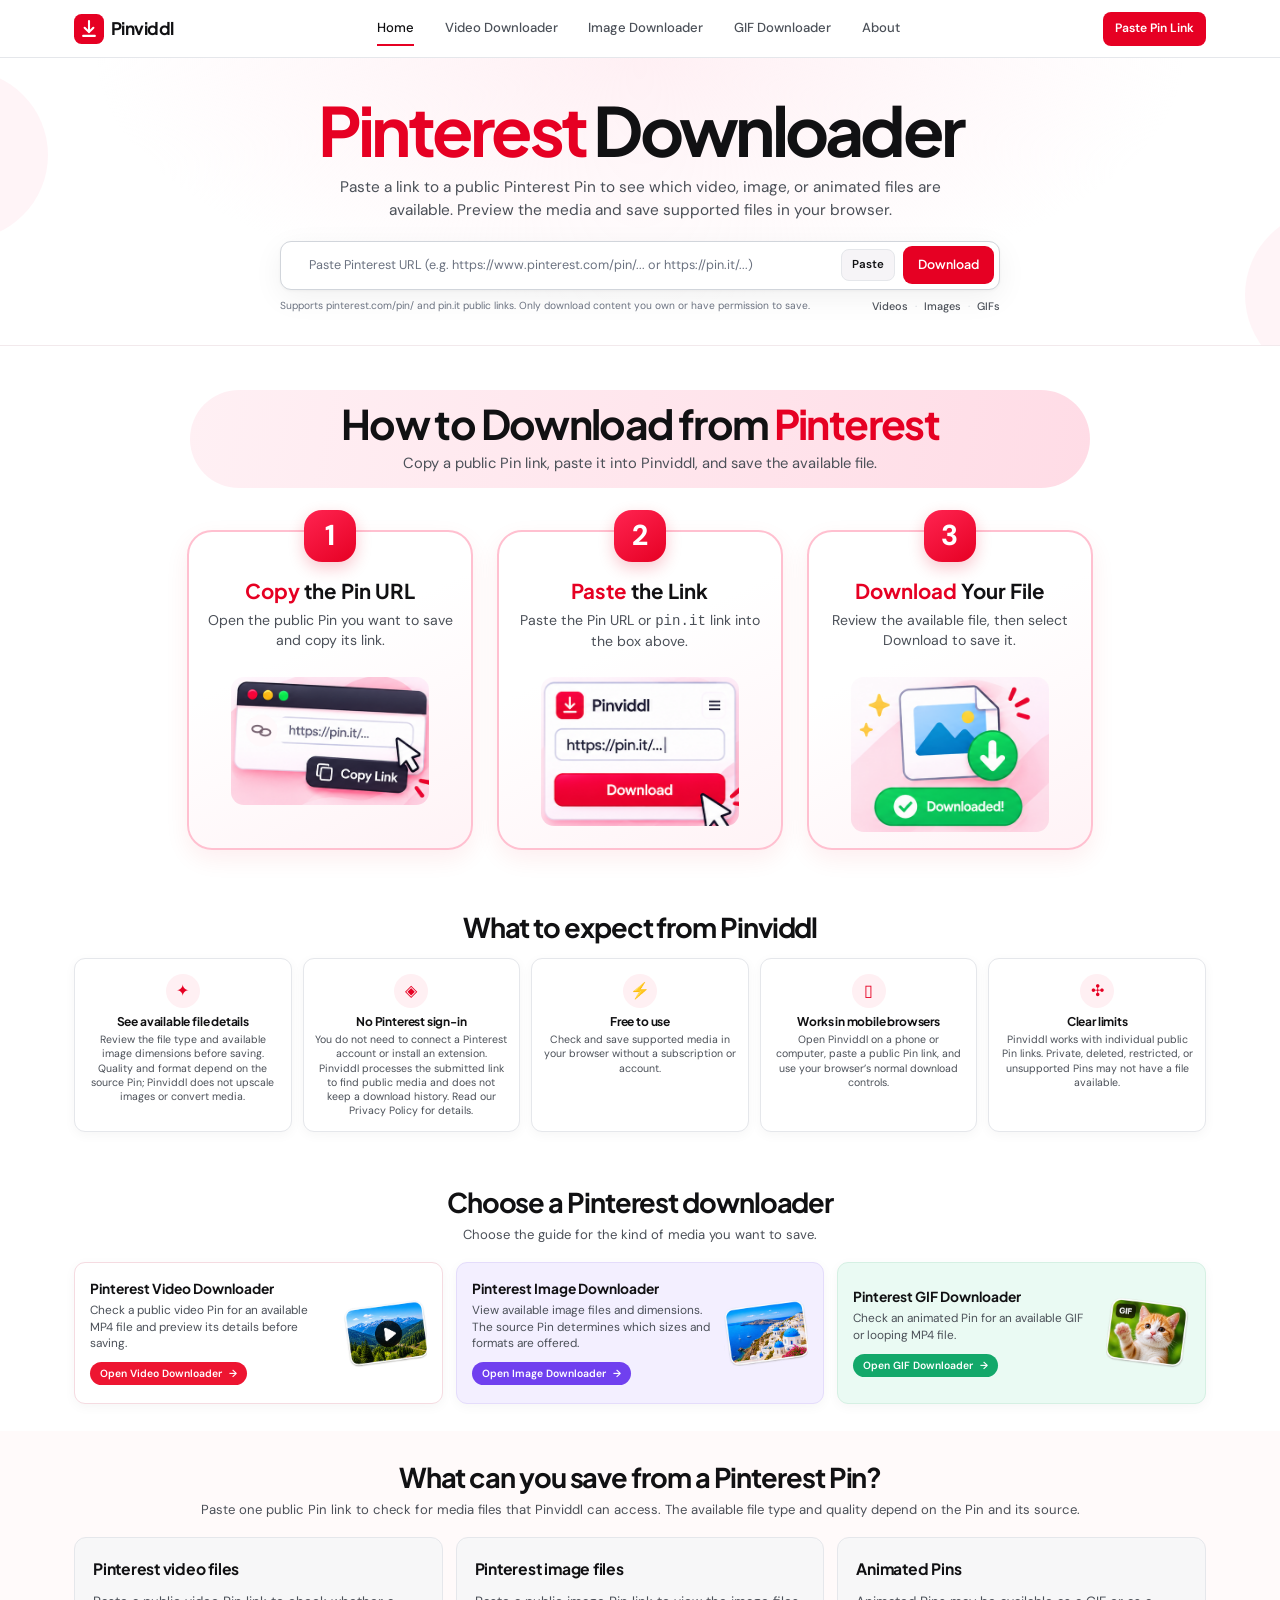
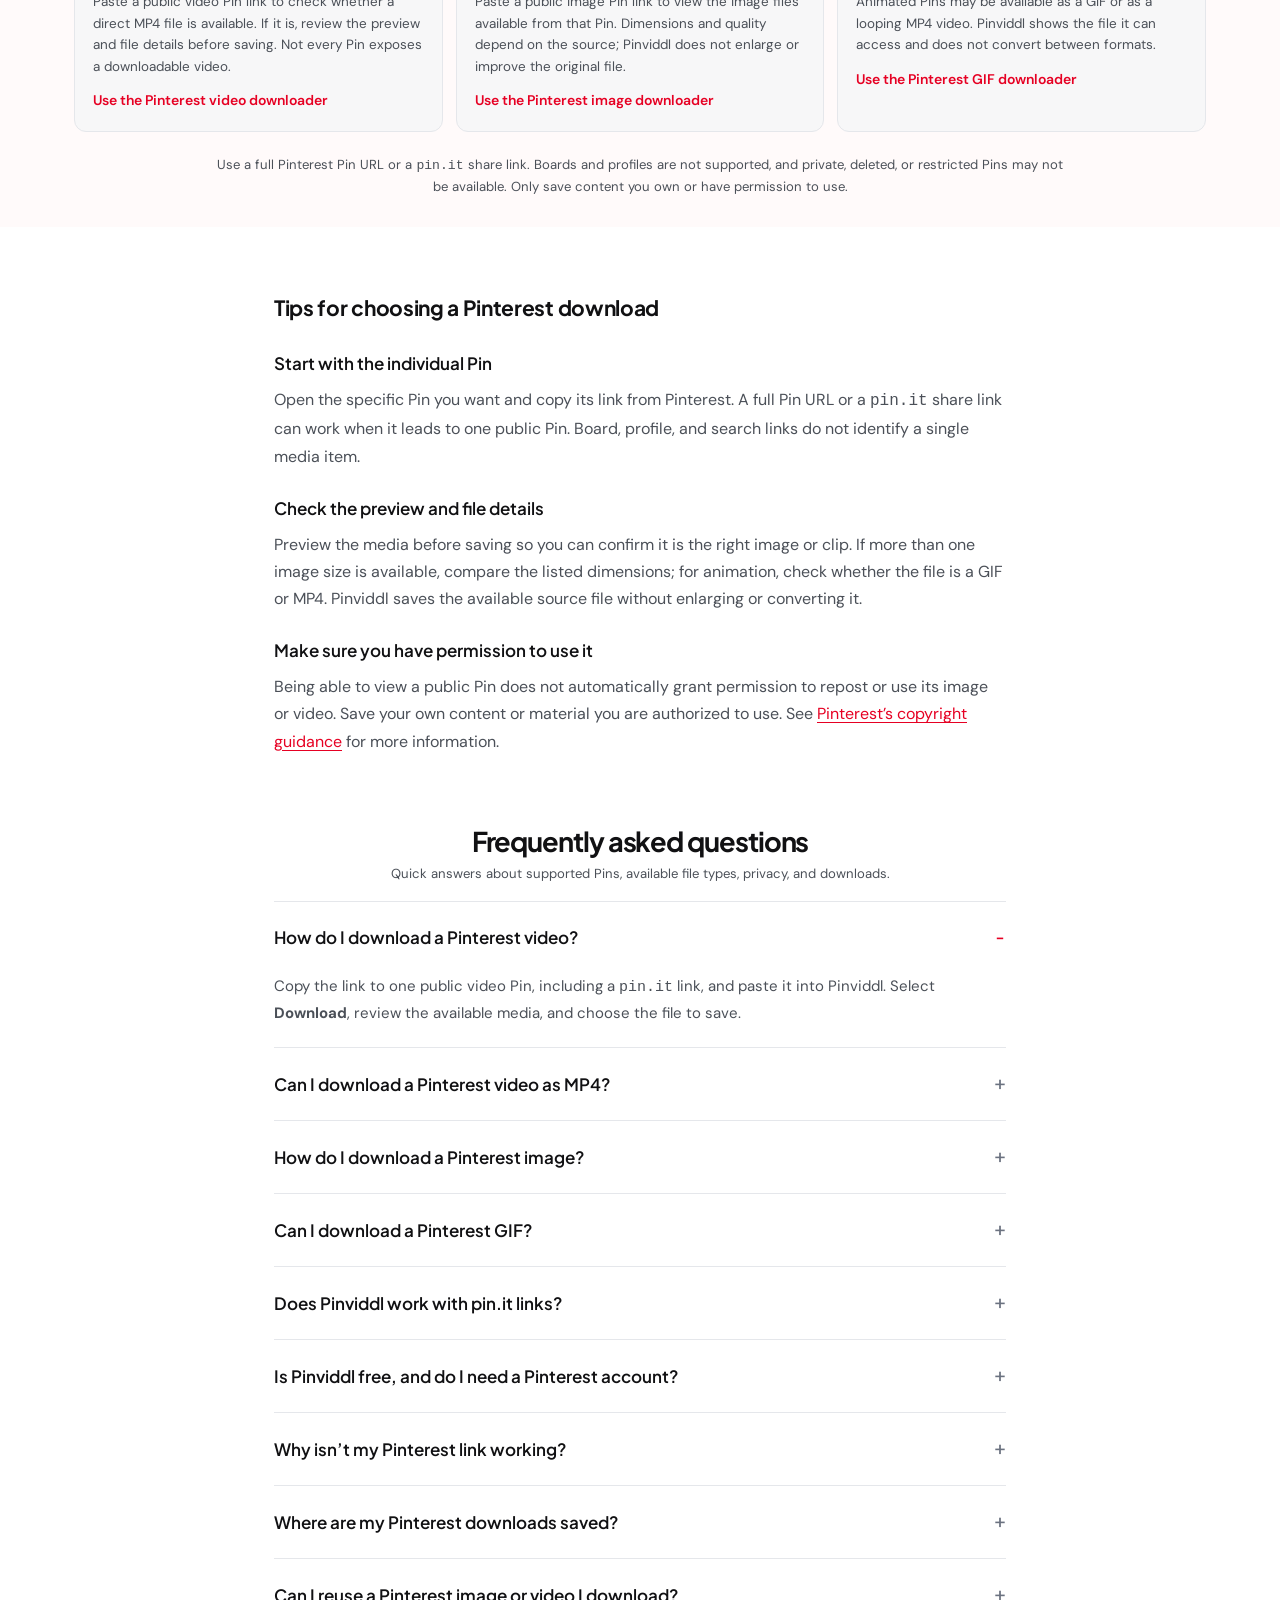
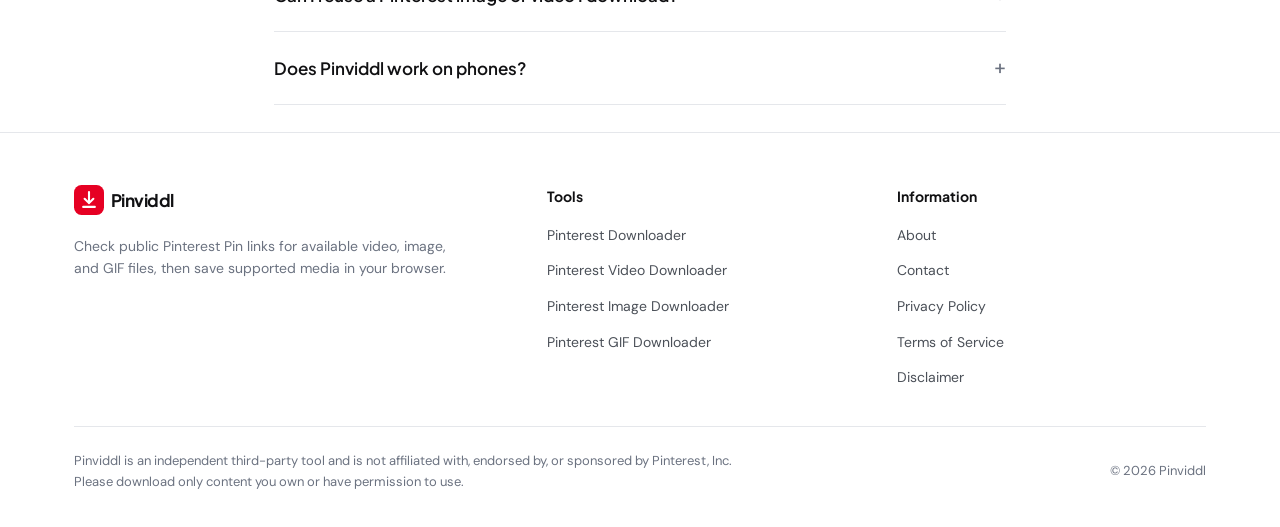
<file: index.html>
<!doctype html>
<html lang="en">
  <head>
    <meta charset="UTF-8" />
    <meta name="viewport" content="width=device-width, initial-scale=1.0" />
    <!-- Google tag (gtag.js) -->
    <script async src="https://www.googletagmanager.com/gtag/js?id=G-D28LBZ52GX"></script>
    <script>
      window.dataLayer = window.dataLayer || [];
      function gtag(){dataLayer.push(arguments);}
      gtag('js', new Date());

      gtag('config', 'G-D28LBZ52GX');
    </script>
    <title>Pinterest Downloader - Download Videos, Images &amp; GIFs</title>
    <meta
      name="description"
      content="Download available Pinterest videos, images, and GIFs with Pinviddl. Paste a public Pin or pin.it link, preview media, and save a supported file."
    />
    <link rel="canonical" href="https://pinviddl.com/" />
    <meta name="robots" content="index, follow" />
    <meta name="theme-color" content="#E60023" />
    <meta name="google-site-verification" content="rF16kQLppyJsALXSFA4VM9ZCqQ7GjQf_Rnw7QeWjJ8M" />

    <!-- Open Graph -->
    <meta property="og:type" content="website" />
    <meta property="og:site_name" content="Pinviddl" />
    <meta property="og:url" content="https://pinviddl.com/" />
    <meta property="og:title" content="Pinterest Downloader for Videos, Images &amp; GIFs | Pinviddl" />
    <meta
      property="og:description"
      content="Download available Pinterest videos, images, and GIFs with Pinviddl. Paste a public Pin or pin.it link, preview media, and save a supported file."
    />

    <!-- Twitter Card -->
    <meta name="twitter:card" content="summary" />
    <meta name="twitter:title" content="Pinterest Downloader for Videos, Images &amp; GIFs | Pinviddl" />
    <meta
      name="twitter:description"
      content="Download available Pinterest videos, images, and GIFs with Pinviddl. Paste a public Pin or pin.it link, preview media, and save a supported file."
    />

    <link rel="icon" type="image/svg+xml" href="/favicon.svg" />
    <link rel="preconnect" href="https://fonts.googleapis.com" />
    <link rel="preconnect" href="https://fonts.gstatic.com" crossorigin />
    <link
      href="https://fonts.googleapis.com/css2?family=DM+Sans:wght@400;500;600;700&family=JetBrains+Mono:wght@400;500;600&family=Plus+Jakarta+Sans:wght@600;700&display=swap"
      rel="stylesheet"
    />
    <link rel="stylesheet" href="/assets/css/style.css?v=20261122" />

    <!-- Structured Data: Organization, WebSite, WebPage, FAQPage -->
    <script type="application/ld+json">
      {
        "@context": "https://schema.org",
        "@graph": [
          {
            "@type": "Organization",
            "@id": "https://pinviddl.com/#organization",
            "name": "Pinviddl",
            "url": "https://pinviddl.com/",
            "logo": "https://pinviddl.com/assets/images/logo.svg"
          },
          {
            "@type": "WebSite",
            "@id": "https://pinviddl.com/#website",
            "url": "https://pinviddl.com/",
            "name": "Pinviddl",
            "alternateName": "Pinterest Downloader",
            "publisher": {
              "@id": "https://pinviddl.com/#organization"
            },
            "inLanguage": "en"
          },
          {
            "@type": "WebPage",
            "@id": "https://pinviddl.com/#webpage",
            "url": "https://pinviddl.com/",
            "name": "Pinterest Video Downloader - Download Pin Videos",
            "description": "Download available Pinterest videos, images, and GIFs with Pinviddl. Paste a public Pin or pin.it link, preview media, and save a supported file.",
            "isPartOf": {
              "@id": "https://pinviddl.com/#website"
            },
            "about": {
              "@id": "https://pinviddl.com/#organization"
            },
            "inLanguage": "en"
          },
          {
            "@type": "FAQPage",
            "@id": "https://pinviddl.com/#faq",
            "isPartOf": {
              "@id": "https://pinviddl.com/#webpage"
            },
            "mainEntity": [
              {
                "@type": "Question",
                "name": "How do I download a Pinterest video?",
                "acceptedAnswer": {
                  "@type": "Answer",
                  "text": "Copy the link to one public video Pin, including a pin.it link, and paste it into Pinviddl. Select Download, review the available media, and choose the file to save."
                }
              },
              {
                "@type": "Question",
                "name": "Can I download a Pinterest video as MP4?",
                "acceptedAnswer": {
                  "@type": "Answer",
                  "text": "Pinviddl can provide an MP4 when a public Pin exposes a directly downloadable video file. Not every Pin has one, and quality depends on the source. Pinterest’s built-in download option does not download video Pins. Read Pinterest’s download guidance."
                }
              },
              {
                "@type": "Question",
                "name": "How do I download a Pinterest image?",
                "acceptedAnswer": {
                  "@type": "Answer",
                  "text": "Copy the URL of one public image Pin, paste it into Pinviddl, and select Download. Available image sizes depend on what Pinterest exposes; Pinviddl does not upscale images."
                }
              },
              {
                "@type": "Question",
                "name": "Can I download a Pinterest GIF?",
                "acceptedAnswer": {
                  "@type": "Answer",
                  "text": "Pinviddl can provide a GIF when the public Pin exposes one. Some animated Pins are served as MP4 video instead. Pinviddl offers the available file and does not convert formats."
                }
              },
              {
                "@type": "Question",
                "name": "Does Pinviddl work with pin.it links?",
                "acceptedAnswer": {
                  "@type": "Answer",
                  "text": "Yes. Paste a pin.it link if it opens one public Pin. Full Pinterest Pin URLs also work. Links to boards, profiles, search pages, or the home feed are not supported."
                }
              },
              {
                "@type": "Question",
                "name": "Is Pinviddl free, and do I need a Pinterest account?",
                "acceptedAnswer": {
                  "@type": "Answer",
                  "text": "Pinviddl is free to use in your browser. You do not need to sign in to Pinterest, create a Pinviddl account, or install an extension."
                }
              },
              {
                "@type": "Question",
                "name": "Why isn’t my Pinterest link working?",
                "acceptedAnswer": {
                  "@type": "Answer",
                  "text": "The Pin may be private, deleted, or restricted, or it may not expose a direct media file. Pinviddl cannot access private Pins or turn an adaptive stream into a downloadable file."
                }
              },
              {
                "@type": "Question",
                "name": "Where are my Pinterest downloads saved?",
                "acceptedAnswer": {
                  "@type": "Answer",
                  "text": "Your browser saves files to its usual Downloads folder or asks where to save them. On iPhone or iPad, check Safari Downloads or the Downloads folder in Files."
                }
              },
              {
                "@type": "Question",
                "name": "Can I reuse a Pinterest image or video I download?",
                "acceptedAnswer": {
                  "@type": "Answer",
                  "text": "A public Pin is not automatically free to repost or reuse. Download content you own or have permission to use, and check with the copyright holder when needed. See Pinterest’s copyright guidance."
                }
              },
              {
                "@type": "Question",
                "name": "Does Pinviddl work on phones?",
                "acceptedAnswer": {
                  "@type": "Answer",
                  "text": "Yes. Pinviddl works in mobile browsers, including Safari on iPhone and Chrome on Android. You can paste a Pin URL or a pin.it link copied from Pinterest."
                }
              }
            ]
          }
        ]
      }
    </script>
  </head>
    <body class="home-page">
    <a class="skip-link" href="#main-content">Skip to main content</a>

    <header class="site-header">
      <div class="container header-inner">
        <a href="/" class="brand-link" aria-label="Pinviddl Home">
          <img src="/assets/images/logo.svg" alt="" width="30" height="30" />
          <span>Pinviddl</span>
        </a>

        <nav class="primary-nav" aria-label="Primary navigation">
          <a href="/" class="nav-link" aria-current="page">Home</a>
          <a href="/pinterest-video-downloader" class="nav-link">Video Downloader</a>
          <a href="/pinterest-image-downloader" class="nav-link">Image Downloader</a>
          <a href="/pinterest-gif-downloader" class="nav-link">GIF Downloader</a>
          <a href="/about" class="nav-link">About</a>
        </nav>

        <div class="header-actions">
          <a href="#downloader" class="header-cta">Paste Pin Link</a>
          <button
            type="button"
            id="mobile-menu-toggle"
            class="mobile-menu-btn"
            aria-label="Toggle navigation menu"
            aria-expanded="false"
            aria-controls="mobile-drawer"
          >
            <svg width="20" height="20" viewBox="0 0 24 24" fill="none" stroke="currentColor" stroke-width="2" aria-hidden="true">
              <line x1="4" y1="7" x2="20" y2="7" />
              <line x1="4" y1="12" x2="20" y2="12" />
              <line x1="4" y1="17" x2="20" y2="17" />
            </svg>
          </button>
        </div>
      </div>
    </header>

    <div id="mobile-drawer" class="mobile-drawer" aria-label="Mobile navigation">
      <ul class="mobile-nav-list">
        <li><a href="/" class="mobile-nav-link" aria-current="page">Home</a></li>
        <li><a href="/pinterest-video-downloader" class="mobile-nav-link">Pinterest Video Downloader</a></li>
        <li><a href="/pinterest-image-downloader" class="mobile-nav-link">Pinterest Image Downloader</a></li>
        <li><a href="/pinterest-gif-downloader" class="mobile-nav-link">Pinterest GIF Downloader</a></li>
        <li><a href="/about" class="mobile-nav-link">About</a></li>
        <li><a href="/contact" class="mobile-nav-link">Contact</a></li>
      </ul>
    </div>

    <main id="main-content">
      <section class="hero-section" id="downloader">
        <div class="container">
          <div class="hero-content">
            <h1 class="hero-title"><span>Pinterest</span> Downloader</h1>
            <p class="hero-subtitle">
              Paste a link to a public Pinterest Pin to see which video, image, or animated files are available.
              Preview the media and save supported files in your browser.
            </p>

            <form id="downloader-form" class="downloader-form" novalidate>
              <label for="pin-url-input" class="sr-only">Pinterest Pin URL</label>
              <div class="input-shell">
                <div class="url-input-wrap">
                  <input
                    id="pin-url-input"
                    name="url"
                    type="url"
                    class="url-input"
                    placeholder="Paste Pinterest URL (e.g. https://www.pinterest.com/pin/... or https://pin.it/...)"
                    autocomplete="off"
                    spellcheck="false"
                    inputmode="url"
                    required
                  />
                </div>
                <div class="input-controls">
                  <button type="button" id="paste-btn" class="btn-secondary-inline" aria-label="Paste URL from clipboard">
                    Paste
                  </button>
                  <button type="button" id="clear-btn" class="btn-clear" hidden aria-label="Clear URL input">
                    Clear
                  </button>
                  <button type="submit" id="download-submit-btn" class="btn-primary">
                    Download
                  </button>
                </div>
              </div>

              <div class="form-meta-row">
                <p class="form-hint">Supports pinterest.com/pin/ and pin.it public links. Only download content you own or have permission to save.</p>
                <div class="tool-switcher" aria-label="Specialized downloaders">
                  <a href="/pinterest-video-downloader">Videos</a>
                  <span class="meta-dot" aria-hidden="true">·</span>
                  <a href="/pinterest-image-downloader">Images</a>
                  <span class="meta-dot" aria-hidden="true">·</span>
                  <a href="/pinterest-gif-downloader">GIFs</a>
                </div>
              </div>
            </form>
          </div>

          <div id="result-section" class="result-section" aria-live="polite" hidden></div>
        </div>
      </section>

      <section class="section-band section-band--tinted" id="how-to-download">
        <div class="container">
          <div class="section-header">
            <h2 class="section-title">How to Download from <span class="guide-accent">Pinterest</span></h2>
            <p class="section-lead">
              Copy a public Pin link, paste it into Pinviddl, and save the available file.
            </p>
          </div>

          <ol class="steps-grid">
            <li class="step-card">
              <span class="step-index">1</span>
              <h3 class="step-title"><span>Copy</span> the Pin URL</h3>
              <p class="step-desc">
                Open the public Pin you want to save and copy its link.
              </p>
              <img class="step-illustration" src="/assets/images/guide-step-copy.png" alt="A browser address field with a Pin link and Copy Link action" loading="lazy" width="455" height="294" />
            </li>
            <li class="step-card">
              <span class="step-index">2</span>
              <h3 class="step-title"><span>Paste</span> the Link</h3>
              <p class="step-desc">
                Paste the Pin URL or <code>pin.it</code> link into the box above.
              </p>
              <img class="step-illustration" src="/assets/images/guide-step-paste.png" alt="Pinviddl URL field and Download button" loading="lazy" width="435" height="326" />
            </li>
            <li class="step-card">
              <span class="step-index">3</span>
              <h3 class="step-title"><span>Download</span> Your File</h3>
              <p class="step-desc">
                Review the available file, then select Download to save it.
              </p>
              <img class="step-illustration" src="/assets/images/guide-step-download.png" alt="A downloaded media file with a green confirmation mark" loading="lazy" width="450" height="350" />
            </li>
          </ol>
        </div>
      </section>

      <section class="section-band home-benefits" id="features">
        <div class="container">
          <div class="section-header">
            <h2 class="section-title">What to expect from Pinviddl</h2>
          </div>

          <div class="features-bento">
            <article class="feature-item">
              <h3 class="feature-title">See available file details</h3>
              <p class="feature-desc">
                Review the file type and available image dimensions before saving. Quality and format depend on the source Pin; Pinviddl does not upscale images or convert media.
              </p>
            </article>

            <article class="feature-item">
              <h3 class="feature-title">No Pinterest sign-in</h3>
              <p class="feature-desc">
                You do not need to connect a Pinterest account or install an extension. Pinviddl processes the submitted link to find public media and does not keep a download history. Read our <a href="/privacy-policy">Privacy Policy</a> for details.
              </p>
            </article>

            <article class="feature-item">
              <h3 class="feature-title">Free to use</h3>
              <p class="feature-desc">
                Check and save supported media in your browser without a subscription or account.
              </p>
            </article>

            <article class="feature-item">
              <h3 class="feature-title">Works in mobile browsers</h3>
              <p class="feature-desc">
                Open Pinviddl on a phone or computer, paste a public Pin link, and use your browser’s normal download controls.
              </p>
            </article>

            <article class="feature-item">
              <h3 class="feature-title">Clear limits</h3>
              <p class="feature-desc">
                Pinviddl works with individual public Pin links. Private, deleted, restricted, or unsupported Pins may not have a file available.
              </p>
            </article>
          </div>
        </div>
      </section>

      <section class="section-band section-band--tinted tools-showcase" aria-labelledby="tools-heading">
        <div class="container">
          <div class="section-header">
            <h2 class="section-title" id="tools-heading">Choose a Pinterest downloader</h2>
            <p class="section-lead">
              Choose the guide for the kind of media you want to save.
            </p>
          </div>

          <div class="tools-grid">
            <a href="/pinterest-video-downloader" class="tool-link-card">
              <div class="tool-card-copy">
                <h3 class="tool-link-title">Pinterest Video Downloader</h3>
                <p class="tool-link-desc">
                  Check a public video Pin for an available MP4 file and preview its details before saving.
                </p>
                <span class="tool-link-cta">Open Video Downloader <span aria-hidden="true">→</span></span>
              </div>
              <img class="tool-media-preview" src="/assets/images/home-video-preview.png" alt="Mountain video preview with a play button" loading="lazy" width="135" height="126" />
            </a>

            <a href="/pinterest-image-downloader" class="tool-link-card">
              <div class="tool-card-copy">
                <h3 class="tool-link-title">Pinterest Image Downloader</h3>
                <p class="tool-link-desc">
                  View available image files and dimensions. The source Pin determines which sizes and formats are offered.
                </p>
                <span class="tool-link-cta">Open Image Downloader <span aria-hidden="true">→</span></span>
              </div>
              <img class="tool-media-preview" src="/assets/images/home-image-preview.png" alt="Blue seaside image preview" loading="lazy" width="135" height="126" />
            </a>

            <a href="/pinterest-gif-downloader" class="tool-link-card">
              <div class="tool-card-copy">
                <h3 class="tool-link-title">Pinterest GIF Downloader</h3>
                <p class="tool-link-desc">
                  Check an animated Pin for an available GIF or looping MP4 file.
                </p>
                <span class="tool-link-cta">Open GIF Downloader <span aria-hidden="true">→</span></span>
              </div>
              <img class="tool-media-preview" src="/assets/images/home-gif-preview.png" alt="Orange kitten GIF preview" loading="lazy" width="132" height="126" />
            </a>
          </div>
        </div>
      </section>

      <section class="section-band" id="pinterest-download-guide">
        <div class="container">
          <div class="section-header">
            <h2 class="section-title">What can you save from a Pinterest Pin?</h2>
            <p class="section-lead">
              Paste one public Pin link to check for media files that Pinviddl can access. The available file type and quality depend on the Pin and its source.
            </p>
          </div>
          <div class="features-bento">
            <article class="feature-item">
              <h3 class="feature-title">Pinterest video files</h3>
              <p class="feature-desc">
                Paste a public video Pin link to check whether a direct MP4 file is available. If it is, review the preview and file details before saving. Not every Pin exposes a downloadable video.
              </p>
              <a class="tool-link-cta" href="/pinterest-video-downloader">Use the Pinterest video downloader</a>
            </article>
            <article class="feature-item">
              <h3 class="feature-title">Pinterest image files</h3>
              <p class="feature-desc">
                Paste a public image Pin link to view the image files available from that Pin. Dimensions and quality depend on the source; Pinviddl does not enlarge or improve the original file.
              </p>
              <a class="tool-link-cta" href="/pinterest-image-downloader">Use the Pinterest image downloader</a>
            </article>
            <article class="feature-item">
              <h3 class="feature-title">Animated Pins</h3>
              <p class="feature-desc">
                Animated Pins may be available as a GIF or as a looping MP4 video. Pinviddl shows the file it can access and does not convert between formats.
              </p>
              <a class="tool-link-cta" href="/pinterest-gif-downloader">Use the Pinterest GIF downloader</a>
            </article>
          </div>
          <p class="section-lead" style="max-width: 850px; margin: 22px auto 0; text-align: center;">
            Use a full Pinterest Pin URL or a <code>pin.it</code> share link. Boards and profiles are not supported, and private, deleted, or restricted Pins may not be available. Only save content you own or have permission to use.
          </p>
        </div>
      </section>

      <section class="section-band section-band--tinted" id="download-tips">
        <div class="container-narrow">
          <div class="prose-body">
            <h2>Tips for choosing a Pinterest download</h2>

            <h3>Start with the individual Pin</h3>
            <p>
              Open the specific Pin you want and copy its link from Pinterest. A full Pin URL or a <code>pin.it</code> share link can work when it leads to one public Pin. Board, profile, and search links do not identify a single media item.
            </p>

            <h3>Check the preview and file details</h3>
            <p>
              Preview the media before saving so you can confirm it is the right image or clip. If more than one image size is available, compare the listed dimensions; for animation, check whether the file is a GIF or MP4. Pinviddl saves the available source file without enlarging or converting it.
            </p>

            <h3>Make sure you have permission to use it</h3>
            <p>
              Being able to view a public Pin does not automatically grant permission to repost or use its image or video. Save your own content or material you are authorized to use. See <a href="https://help.pinterest.com/en/article/copyright" target="_blank" rel="noopener noreferrer">Pinterest’s copyright guidance</a> for more information.
            </p>
          </div>
        </div>
      </section>

      <section class="section-band" id="faq">
        <div class="container-narrow">
          <div class="section-header">
            <h2 class="section-title">Frequently asked questions</h2>
            <p class="section-lead">Quick answers about supported Pins, available file types, privacy, and downloads.</p>
          </div>

          <div class="faq-list">
            <details class="faq-item" open>
              <summary class="faq-question">How do I download a Pinterest video?</summary>
              <div class="faq-answer"><p>Copy the link to one public video Pin, including a <code>pin.it</code> link, and paste it into Pinviddl. Select <strong>Download</strong>, review the available media, and choose the file to save.</p></div>
            </details>
            <details class="faq-item">
              <summary class="faq-question">Can I download a Pinterest video as MP4?</summary>
              <div class="faq-answer"><p>Pinviddl can provide an MP4 when a public Pin exposes a directly downloadable video file. Not every Pin has one, and quality depends on the source. Pinterest’s built-in download option does not download video Pins. Read <a href="https://help.pinterest.com/en-gb/article/download-an-image" target="_blank" rel="noopener noreferrer">Pinterest’s download guidance</a>.</p></div>
            </details>
            <details class="faq-item">
              <summary class="faq-question">How do I download a Pinterest image?</summary>
              <div class="faq-answer"><p>Copy the URL of one public image Pin, paste it into Pinviddl, and select <strong>Download</strong>. Available image sizes depend on what Pinterest exposes; Pinviddl does not upscale images.</p></div>
            </details>
            <details class="faq-item">
              <summary class="faq-question">Can I download a Pinterest GIF?</summary>
              <div class="faq-answer"><p>Pinviddl can provide a GIF when the public Pin exposes one. Some animated Pins are served as MP4 video instead. Pinviddl offers the available file and does not convert formats.</p></div>
            </details>
            <details class="faq-item">
              <summary class="faq-question">Does Pinviddl work with pin.it links?</summary>
              <div class="faq-answer"><p>Yes. Paste a <code>pin.it</code> link if it opens one public Pin. Full Pinterest Pin URLs also work. Links to boards, profiles, search pages, or the home feed are not supported.</p></div>
            </details>
            <details class="faq-item">
              <summary class="faq-question">Is Pinviddl free, and do I need a Pinterest account?</summary>
              <div class="faq-answer"><p>Pinviddl is free to use in your browser. You do not need to sign in to Pinterest, create a Pinviddl account, or install an extension.</p></div>
            </details>
            <details class="faq-item">
              <summary class="faq-question">Why isn’t my Pinterest link working?</summary>
              <div class="faq-answer"><p>The Pin may be private, deleted, or restricted, or it may not expose a direct media file. Pinviddl cannot access private Pins or turn an adaptive stream into a downloadable file.</p></div>
            </details>
            <details class="faq-item">
              <summary class="faq-question">Where are my Pinterest downloads saved?</summary>
              <div class="faq-answer"><p>Your browser saves files to its usual Downloads folder or asks where to save them. On iPhone or iPad, check Safari Downloads or the Downloads folder in Files.</p></div>
            </details>
            <details class="faq-item">
              <summary class="faq-question">Can I reuse a Pinterest image or video I download?</summary>
              <div class="faq-answer"><p>A public Pin is not automatically free to repost or reuse. Download content you own or have permission to use, and check with the copyright holder when needed. See <a href="https://help.pinterest.com/en/article/copyright" target="_blank" rel="noopener noreferrer">Pinterest’s copyright guidance</a>.</p></div>
            </details>
            <details class="faq-item">
              <summary class="faq-question">Does Pinviddl work on phones?</summary>
              <div class="faq-answer"><p>Yes. Pinviddl works in mobile browsers, including Safari on iPhone and Chrome on Android. You can paste a Pin URL or a <code>pin.it</code> link copied from Pinterest.</p></div>
            </details>
          </div>
        </div>
      </section>
    </main>

    <footer class="site-footer">
      <div class="container">
        <div class="footer-top">
          <div>
            <a href="/" class="brand-link">
              <img src="/assets/images/logo.svg" alt="" width="28" height="28" loading="lazy" />
              <span>Pinviddl</span>
            </a>
            <p class="footer-brand-desc">
              Check public Pinterest Pin links for available video, image, and GIF files, then save supported media in your browser.
            </p>
          </div>

          <div>
            <h2 class="footer-col-title">Tools</h2>
            <ul class="footer-links">
              <li><a href="/">Pinterest Downloader</a></li>
              <li><a href="/pinterest-video-downloader">Pinterest Video Downloader</a></li>
              <li><a href="/pinterest-image-downloader">Pinterest Image Downloader</a></li>
              <li><a href="/pinterest-gif-downloader">Pinterest GIF Downloader</a></li>
            </ul>
          </div>

          <div>
            <h2 class="footer-col-title">Information</h2>
            <ul class="footer-links">
              <li><a href="/about">About</a></li>
              <li><a href="/contact">Contact</a></li>
              <li><a href="/privacy-policy">Privacy Policy</a></li>
              <li><a href="/terms">Terms of Service</a></li>
              <li><a href="/disclaimer">Disclaimer</a></li>
            </ul>
          </div>
        </div>

        <div class="footer-bottom">
          <p class="footer-disclaimer">
            Pinviddl is an independent third-party tool and is not affiliated with, endorsed by, or sponsored by Pinterest, Inc. Please download only content you own or have permission to use.
          </p>
          <span>© 2026 Pinviddl</span>
        </div>
      </div>
    </footer>

    <script src="/assets/js/config.js" defer></script>
    <script src="/assets/js/app.js" defer></script>
  </body>
</html>
</file>
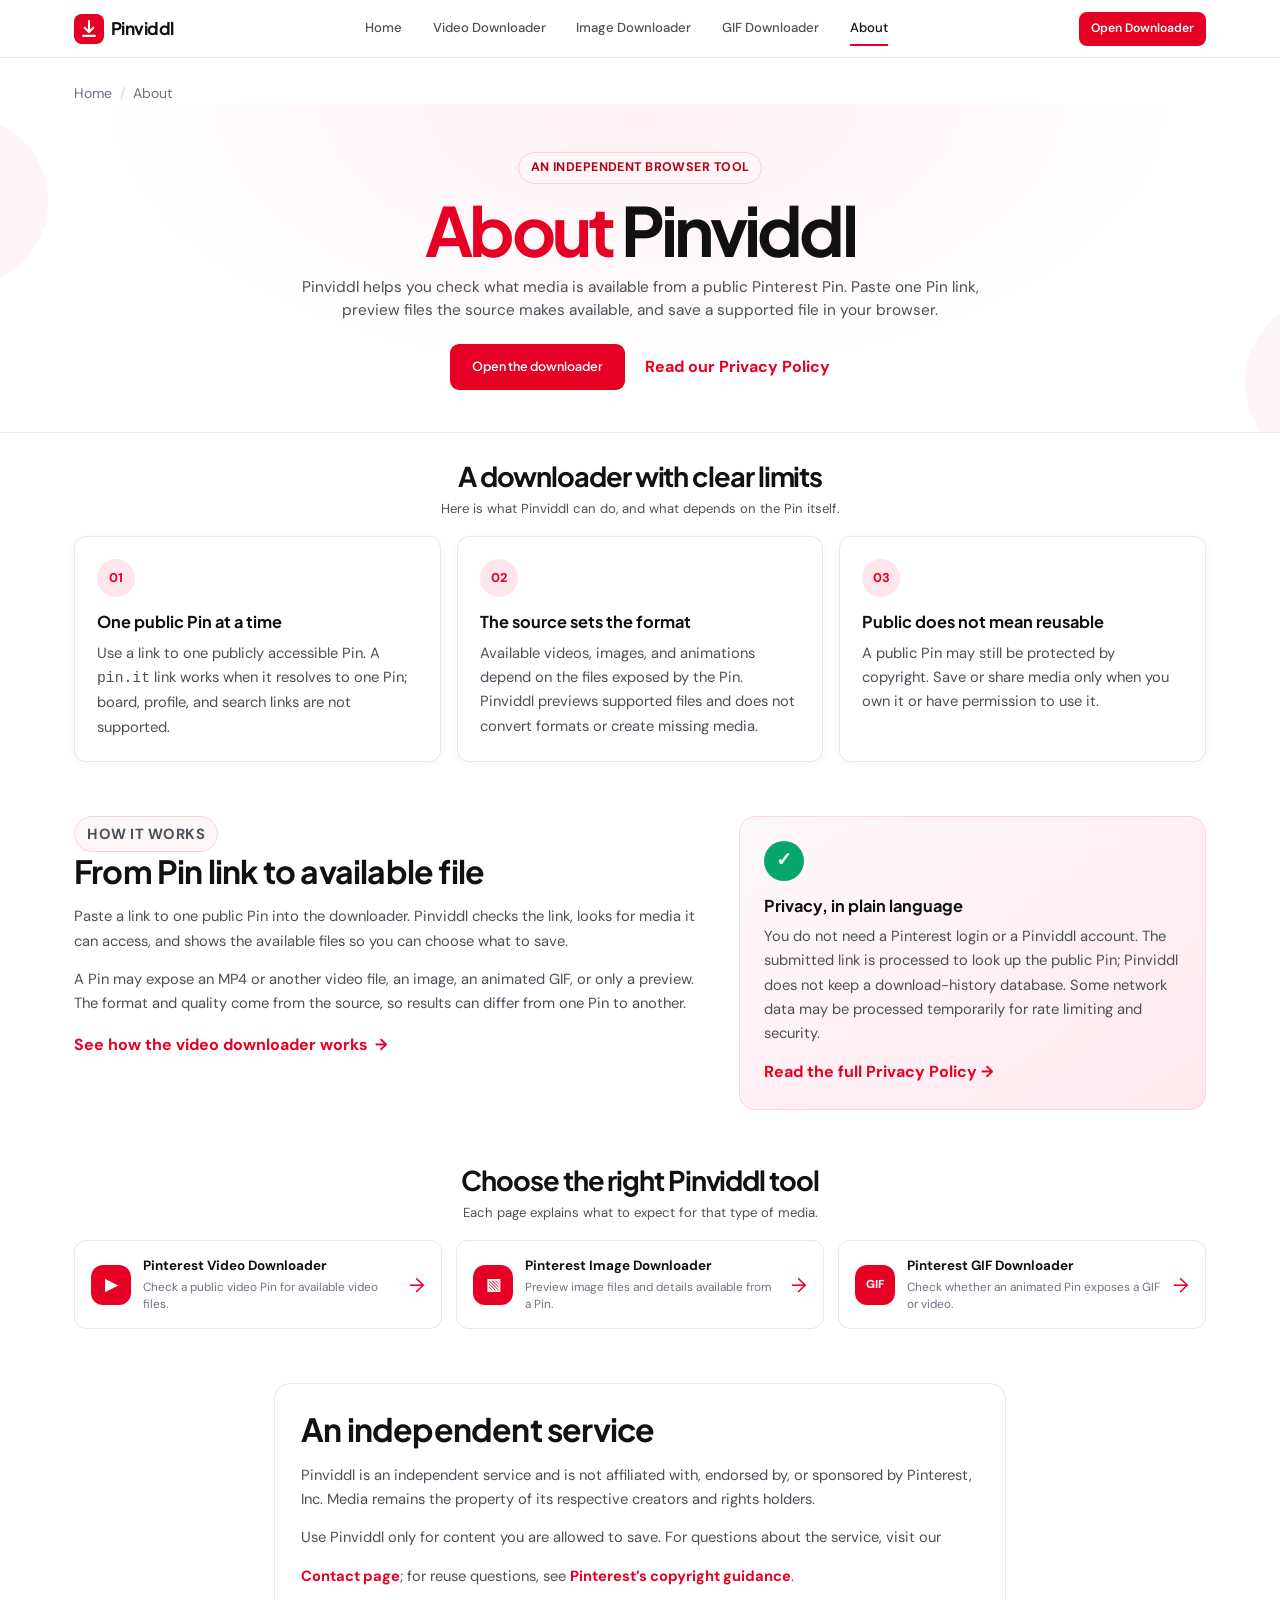
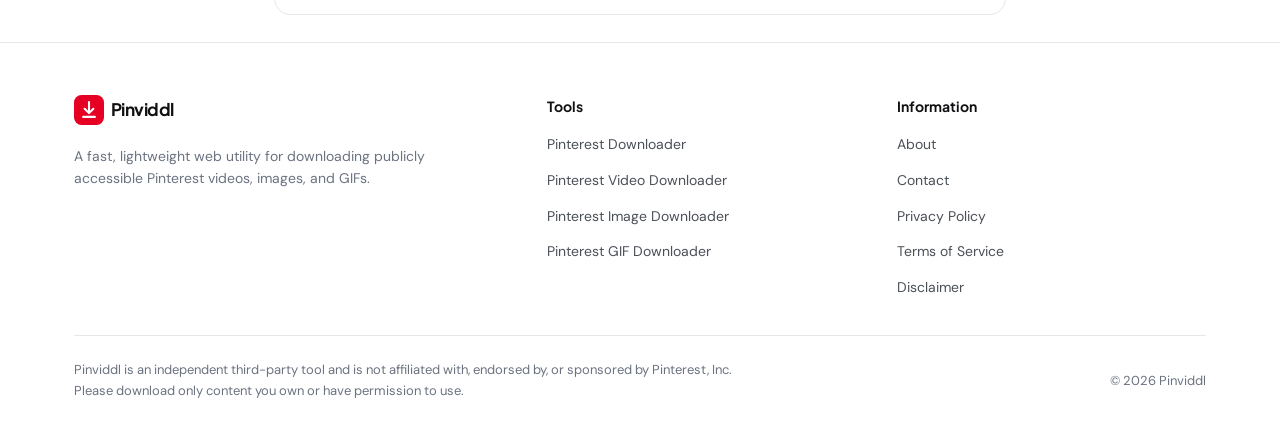
<file: about.html>
<!doctype html>
<html lang="en">
  <head>
    <meta charset="UTF-8" />
    <meta name="viewport" content="width=device-width, initial-scale=1.0" />
    <!-- Google tag (gtag.js) -->
    <script async src="https://www.googletagmanager.com/gtag/js?id=G-D28LBZ52GX"></script>
    <script>
      window.dataLayer = window.dataLayer || [];
      function gtag(){dataLayer.push(arguments);}
      gtag('js', new Date());

      gtag('config', 'G-D28LBZ52GX');
    </script>
    <title>About Pinviddl</title>
    <meta
      name="description"
      content="Learn what Pinviddl does with public Pinterest Pin links, which media files it can access, and how it handles privacy and content permissions."
    />
    <link rel="canonical" href="https://pinviddl.com/about" />
    <meta name="robots" content="index, follow" />
    <meta name="theme-color" content="#E60023" />

    <meta property="og:type" content="website" />
    <meta property="og:site_name" content="Pinviddl" />
    <meta property="og:url" content="https://pinviddl.com/about" />
    <meta property="og:title" content="About Pinviddl | How the Downloader Works" />
    <meta
      property="og:description"
      content="Learn what Pinviddl does with public Pinterest Pin links, which media files it can access, and how it handles privacy and content permissions."
    />

    <meta name="twitter:card" content="summary" />
    <meta name="twitter:title" content="About Pinviddl | How the Downloader Works" />
    <meta name="twitter:description" content="Learn what Pinviddl does with public Pinterest Pin links, which media files it can access, and how it handles privacy and content permissions." />

    <link rel="icon" type="image/svg+xml" href="/favicon.svg" />
    <link rel="preconnect" href="https://fonts.googleapis.com" />
    <link rel="preconnect" href="https://fonts.gstatic.com" crossorigin />
    <link
      href="https://fonts.googleapis.com/css2?family=DM+Sans:wght@400;500;600;700&family=JetBrains+Mono:wght@400;500;600&family=Plus+Jakarta+Sans:wght@600;700&display=swap"
      rel="stylesheet"
    />
    <link rel="stylesheet" href="/assets/css/style.css?v=20261123-about1" />

    <script type="application/ld+json">
      {
        "@context": "https://schema.org",
        "@graph": [
          {
            "@type": "Organization",
            "@id": "https://pinviddl.com/#organization",
            "name": "Pinviddl",
            "url": "https://pinviddl.com/",
            "logo": "https://pinviddl.com/assets/images/logo.svg"
          },
          {
            "@type": "WebSite",
            "@id": "https://pinviddl.com/#website",
            "url": "https://pinviddl.com/",
            "name": "Pinviddl",
            "alternateName": "pinviddl.com",
            "publisher": {
              "@id": "https://pinviddl.com/#organization"
            },
            "inLanguage": "en"
          },
          {
            "@type": "AboutPage",
            "@id": "https://pinviddl.com/about/#webpage",
            "url": "https://pinviddl.com/about/",
            "name": "About Pinviddl | How the Downloader Works",
            "description": "Learn what Pinviddl does with public Pinterest Pin links, which media files it can access, and how it handles privacy and content permissions.",
            "isPartOf": {
              "@id": "https://pinviddl.com/#website"
            },
            "about": {
              "@id": "https://pinviddl.com/#organization"
            },
            "breadcrumb": {
              "@id": "https://pinviddl.com/about/#breadcrumb"
            },
            "inLanguage": "en"
          },
          {
            "@type": "BreadcrumbList",
            "@id": "https://pinviddl.com/about/#breadcrumb",
            "itemListElement": [
              {
                "@type": "ListItem",
                "position": 1,
                "name": "Home",
                "item": "https://pinviddl.com/"
              },
              {
                "@type": "ListItem",
                "position": 2,
                "name": "About",
                "item": "https://pinviddl.com/about/"
              }
            ]
          }
        ]
      }
    </script>
  </head>
  <body class="home-page about-page">
    <a class="skip-link" href="#main-content">Skip to main content</a>

    <header class="site-header">
      <div class="container header-inner">
        <a href="/" class="brand-link" aria-label="Pinviddl Home">
          <img src="/assets/images/logo.svg" alt="" width="30" height="30" />
          <span>Pinviddl</span>
        </a>
        <nav class="primary-nav" aria-label="Primary navigation">
          <a href="/" class="nav-link">Home</a>
          <a href="/pinterest-video-downloader" class="nav-link">Video Downloader</a>
          <a href="/pinterest-image-downloader" class="nav-link">Image Downloader</a>
          <a href="/pinterest-gif-downloader" class="nav-link">GIF Downloader</a>
          <a href="/about" class="nav-link" aria-current="page">About</a>
        </nav>
        <div class="header-actions">
          <a href="/" class="header-cta">Open Downloader</a>
          <button type="button" id="mobile-menu-toggle" class="mobile-menu-btn" aria-label="Toggle navigation menu" aria-expanded="false" aria-controls="mobile-drawer">
            <svg width="20" height="20" viewBox="0 0 24 24" fill="none" stroke="currentColor" stroke-width="2" aria-hidden="true">
              <line x1="4" y1="7" x2="20" y2="7" />
              <line x1="4" y1="12" x2="20" y2="12" />
              <line x1="4" y1="17" x2="20" y2="17" />
            </svg>
          </button>
        </div>
      </div>
    </header>

    <div id="mobile-drawer" class="mobile-drawer" aria-label="Mobile navigation">
      <ul class="mobile-nav-list">
        <li><a href="/" class="mobile-nav-link">Home</a></li>
        <li><a href="/pinterest-video-downloader" class="mobile-nav-link">Pinterest Video Downloader</a></li>
        <li><a href="/pinterest-image-downloader" class="mobile-nav-link">Pinterest Image Downloader</a></li>
        <li><a href="/pinterest-gif-downloader" class="mobile-nav-link">Pinterest GIF Downloader</a></li>
        <li><a href="/about" class="mobile-nav-link" aria-current="page">About</a></li>
        <li><a href="/contact" class="mobile-nav-link">Contact</a></li>
      </ul>
    </div>

    <main id="main-content">
      <nav class="breadcrumb-bar" aria-label="Breadcrumb">
        <div class="container">
          <ol class="breadcrumb-list">
            <li><a href="/">Home</a></li>
            <li class="breadcrumb-sep" aria-hidden="true">/</li>
            <li aria-current="page">About</li>
          </ol>
        </div>
      </nav>

      <section class="hero-section about-hero" aria-labelledby="about-title">
        <div class="container">
          <div class="hero-content">
            <p class="about-eyebrow">An independent browser tool</p>
            <h1 class="hero-title" id="about-title"><span>About</span> Pinviddl</h1>
            <p class="hero-subtitle">
              Pinviddl helps you check what media is available from a public Pinterest Pin. Paste one Pin link, preview files the source makes available, and save a supported file in your browser.
            </p>
            <div class="about-hero-actions">
              <a class="btn-primary" href="/">Open the downloader</a>
              <a class="about-text-link" href="/privacy-policy">Read our Privacy Policy</a>
            </div>
          </div>
        </div>
      </section>

      <section class="section-band section-band--tinted" aria-labelledby="about-basics-title">
        <div class="container">
          <div class="section-header">
            <h2 class="section-title" id="about-basics-title">A downloader with clear limits</h2>
            <p class="section-lead">Here is what Pinviddl can do, and what depends on the Pin itself.</p>
          </div>
          <div class="about-card-grid">
            <article class="about-card">
              <span class="about-card-icon" aria-hidden="true">01</span>
              <h3>One public Pin at a time</h3>
              <p>Use a link to one publicly accessible Pin. A <code>pin.it</code> link works when it resolves to one Pin; board, profile, and search links are not supported.</p>
            </article>
            <article class="about-card">
              <span class="about-card-icon" aria-hidden="true">02</span>
              <h3>The source sets the format</h3>
              <p>Available videos, images, and animations depend on the files exposed by the Pin. Pinviddl previews supported files and does not convert formats or create missing media.</p>
            </article>
            <article class="about-card">
              <span class="about-card-icon" aria-hidden="true">03</span>
              <h3>Public does not mean reusable</h3>
              <p>A public Pin may still be protected by copyright. Save or share media only when you own it or have permission to use it.</p>
            </article>
          </div>
        </div>
      </section>

      <section class="section-band" aria-labelledby="about-process-title">
        <div class="container about-two-column">
          <div class="about-section-copy">
            <p class="about-eyebrow">How it works</p>
            <h2 id="about-process-title">From Pin link to available file</h2>
            <p>Paste a link to one public Pin into the downloader. Pinviddl checks the link, looks for media it can access, and shows the available files so you can choose what to save.</p>
            <p>A Pin may expose an MP4 or another video file, an image, an animated GIF, or only a preview. The format and quality come from the source, so results can differ from one Pin to another.</p>
            <a class="about-text-link" href="/pinterest-video-downloader">See how the video downloader works <span aria-hidden="true">→</span></a>
          </div>
          <aside class="about-privacy-card" aria-labelledby="about-privacy-title">
            <span class="about-privacy-mark" aria-hidden="true">✓</span>
            <h3 id="about-privacy-title">Privacy, in plain language</h3>
            <p>You do not need a Pinterest login or a Pinviddl account. The submitted link is processed to look up the public Pin; Pinviddl does not keep a download-history database. Some network data may be processed temporarily for rate limiting and security.</p>
            <a href="/privacy-policy">Read the full Privacy Policy <span aria-hidden="true">→</span></a>
          </aside>
        </div>
      </section>

      <section class="section-band section-band--tinted" aria-labelledby="about-tools-title">
        <div class="container">
          <div class="section-header">
            <h2 class="section-title" id="about-tools-title">Choose the right Pinviddl tool</h2>
            <p class="section-lead">Each page explains what to expect for that type of media.</p>
          </div>
          <div class="about-tool-grid">
            <a class="about-tool-card" href="/pinterest-video-downloader">
              <span class="about-tool-icon" aria-hidden="true">▶</span>
              <span><strong>Pinterest Video Downloader</strong><small>Check a public video Pin for available video files.</small></span>
              <span class="about-tool-arrow" aria-hidden="true">→</span>
            </a>
            <a class="about-tool-card" href="/pinterest-image-downloader">
              <span class="about-tool-icon" aria-hidden="true">▧</span>
              <span><strong>Pinterest Image Downloader</strong><small>Preview image files and details available from a Pin.</small></span>
              <span class="about-tool-arrow" aria-hidden="true">→</span>
            </a>
            <a class="about-tool-card" href="/pinterest-gif-downloader">
              <span class="about-tool-icon about-tool-icon--gif" aria-hidden="true">GIF</span>
              <span><strong>Pinterest GIF Downloader</strong><small>Check whether an animated Pin exposes a GIF or video.</small></span>
              <span class="about-tool-arrow" aria-hidden="true">→</span>
            </a>
          </div>
        </div>
      </section>

      <section class="section-band" aria-labelledby="about-independent-title">
        <div class="container-narrow">
          <div class="about-independent-note">
            <h2 id="about-independent-title">An independent service</h2>
            <p>Pinviddl is an independent service and is not affiliated with, endorsed by, or sponsored by Pinterest, Inc. Media remains the property of its respective creators and rights holders.</p>
            <p>Use Pinviddl only for content you are allowed to save. For questions about the service, visit our <a href="/contact">Contact page</a>; for reuse questions, see <a href="https://help.pinterest.com/en/article/copyright" target="_blank" rel="noopener noreferrer">Pinterest’s copyright guidance</a>.</p>
          </div>
        </div>
      </section>
    </main>

    <footer class="site-footer">
      <div class="container">
        <div class="footer-top">
          <div>
            <a href="/" class="brand-link">
              <img src="/assets/images/logo.svg" alt="" width="28" height="28" loading="lazy" />
              <span>Pinviddl</span>
            </a>
            <p class="footer-brand-desc">A fast, lightweight web utility for downloading publicly accessible Pinterest videos, images, and GIFs.</p>
          </div>
          <div>
            <h2 class="footer-col-title">Tools</h2>
            <ul class="footer-links">
              <li><a href="/">Pinterest Downloader</a></li>
              <li><a href="/pinterest-video-downloader">Pinterest Video Downloader</a></li>
              <li><a href="/pinterest-image-downloader">Pinterest Image Downloader</a></li>
              <li><a href="/pinterest-gif-downloader">Pinterest GIF Downloader</a></li>
            </ul>
          </div>
          <div>
            <h2 class="footer-col-title">Information</h2>
            <ul class="footer-links">
              <li><a href="/about">About</a></li>
              <li><a href="/contact">Contact</a></li>
              <li><a href="/privacy-policy">Privacy Policy</a></li>
              <li><a href="/terms">Terms of Service</a></li>
              <li><a href="/disclaimer">Disclaimer</a></li>
            </ul>
          </div>
        </div>
        <div class="footer-bottom">
          <p class="footer-disclaimer">Pinviddl is an independent third-party tool and is not affiliated with, endorsed by, or sponsored by Pinterest, Inc. Please download only content you own or have permission to use.</p>
          <span>© 2026 Pinviddl</span>
        </div>
      </div>
    </footer>

    <script src="/assets/js/config.js" defer></script>
    <script src="/assets/js/app.js" defer></script>
  </body>
</html>
</file>
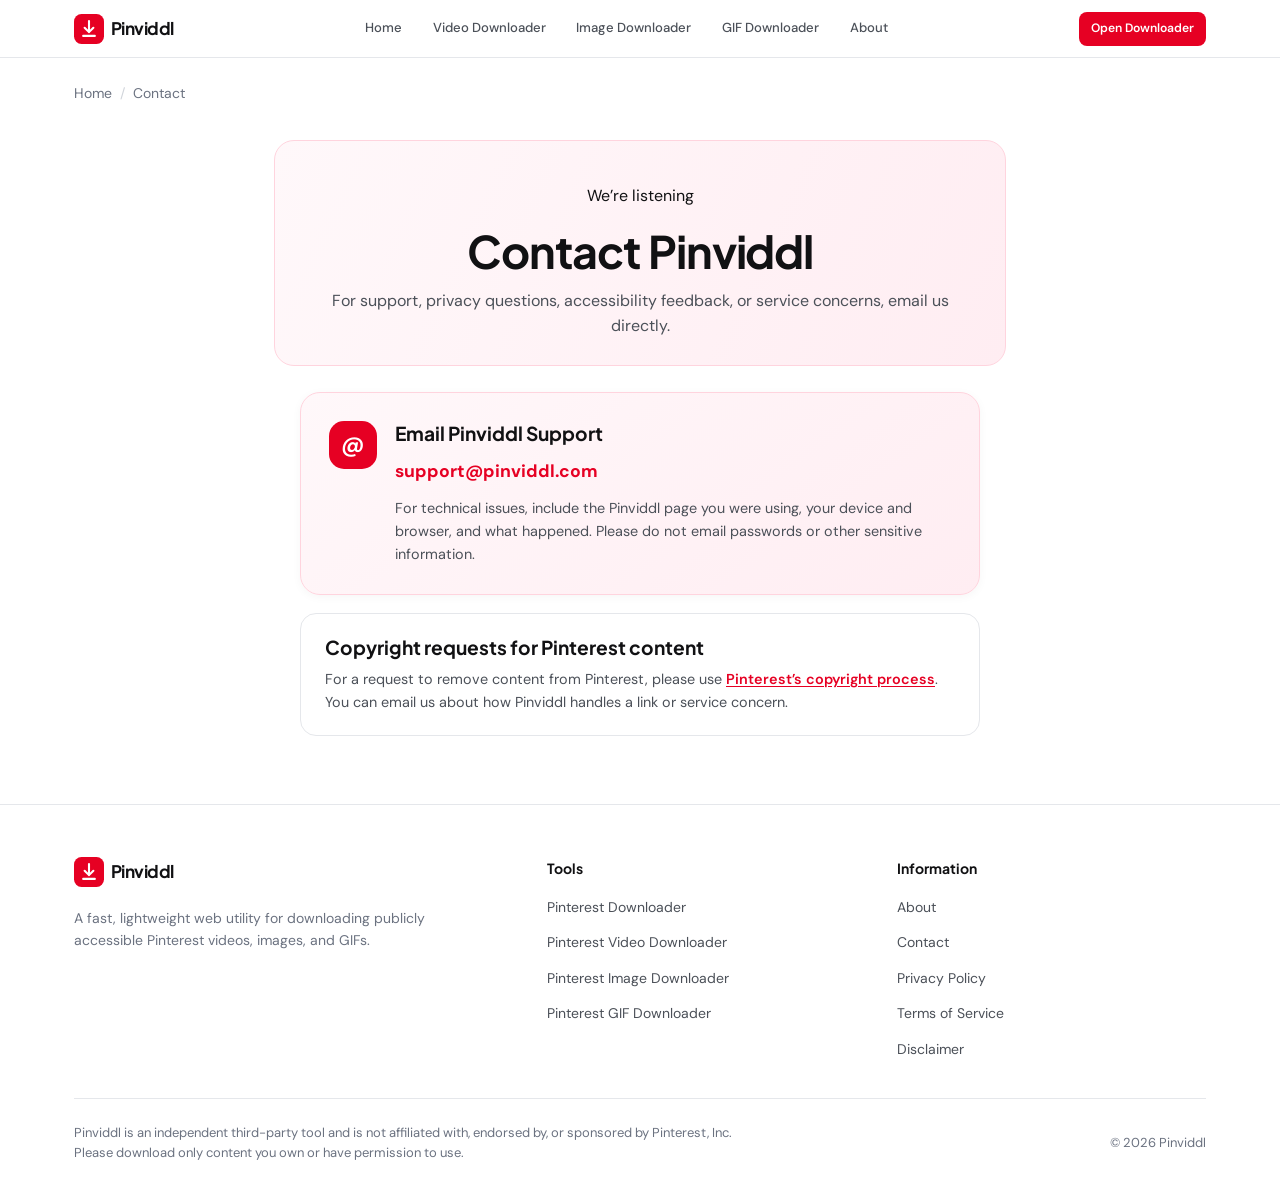
<file: contact.html>
<!doctype html>
<html lang="en">
  <head>
    <meta charset="UTF-8" />
    <meta name="viewport" content="width=device-width, initial-scale=1.0" />
    <!-- Google tag (gtag.js) -->
    <script async src="https://www.googletagmanager.com/gtag/js?id=G-D28LBZ52GX"></script>
    <script>
      window.dataLayer = window.dataLayer || [];
      function gtag(){dataLayer.push(arguments);}
      gtag('js', new Date());

      gtag('config', 'G-D28LBZ52GX');
    </script>
    <title>Contact Pinviddl Support | Email Us</title>
    <meta
      name="description"
      content="Email Pinviddl about downloader problems, privacy, accessibility, or copyright. For removing content from Pinterest, contact Pinterest directly."
    />
    <link rel="canonical" href="https://pinviddl.com/contact/" />
    <meta name="robots" content="index, follow" />
    <meta name="theme-color" content="#E60023" />

    <meta property="og:type" content="website" />
    <meta property="og:site_name" content="Pinviddl" />
    <meta property="og:url" content="https://pinviddl.com/contact/" />
    <meta property="og:title" content="Contact Pinviddl Support | Email Us" />
    <meta property="og:description" content="Email Pinviddl about downloader problems, privacy, accessibility, or copyright. For removing content from Pinterest, contact Pinterest directly." />

    <meta name="twitter:card" content="summary" />
    <meta name="twitter:title" content="Contact Pinviddl Support | Email Us" />
    <meta name="twitter:description" content="Email Pinviddl about downloader problems, privacy, accessibility, or copyright. For removing content from Pinterest, contact Pinterest directly." />
    <link rel="icon" type="image/svg+xml" href="/favicon.svg" />
    <link rel="preconnect" href="https://fonts.googleapis.com" />
    <link rel="preconnect" href="https://fonts.gstatic.com" crossorigin />
    <link
      href="https://fonts.googleapis.com/css2?family=DM+Sans:wght@400;500;600;700&family=JetBrains+Mono:wght@400;500;600&family=Plus+Jakarta+Sans:wght@600;700&display=swap"
      rel="stylesheet"
    />
    <link rel="stylesheet" href="/assets/css/style.css?v=20261123-contact2" />

    <script type="application/ld+json">
      {
        "@context": "https://schema.org",
        "@graph": [
          {
            "@type": "Organization",
            "@id": "https://pinviddl.com/#organization",
            "name": "Pinviddl",
            "url": "https://pinviddl.com/",
            "logo": "https://pinviddl.com/assets/images/logo.svg"
          },
          {
            "@type": "WebSite",
            "@id": "https://pinviddl.com/#website",
            "url": "https://pinviddl.com/",
            "name": "Pinviddl",
            "alternateName": "pinviddl.com",
            "publisher": {
              "@id": "https://pinviddl.com/#organization"
            },
            "inLanguage": "en"
          },
          {
            "@type": "ContactPage",
            "@id": "https://pinviddl.com/contact/#webpage",
            "url": "https://pinviddl.com/contact/",
            "name": "Contact Pinviddl Support | Email Us",
            "description": "Email Pinviddl about downloader problems, privacy, accessibility, or copyright. For removing content from Pinterest, contact Pinterest directly.",
            "isPartOf": {
              "@id": "https://pinviddl.com/#website"
            },
            "about": {
              "@id": "https://pinviddl.com/#organization"
            },
            "breadcrumb": {
              "@id": "https://pinviddl.com/contact/#breadcrumb"
            },
            "inLanguage": "en"
          },
          {
            "@type": "BreadcrumbList",
            "@id": "https://pinviddl.com/contact/#breadcrumb",
            "itemListElement": [
              {
                "@type": "ListItem",
                "position": 1,
                "name": "Home",
                "item": "https://pinviddl.com/"
              },
              {
                "@type": "ListItem",
                "position": 2,
                "name": "Contact",
                "item": "https://pinviddl.com/contact/"
              }
            ]
          }
        ]
      }
    </script>
  </head>
  <body class="home-page contact-page">
    <a class="skip-link" href="#main-content">Skip to main content</a>

    <header class="site-header">
      <div class="container header-inner">
        <a href="/" class="brand-link" aria-label="Pinviddl Home">
          <img src="/assets/images/logo.svg" alt="" width="30" height="30" />
          <span>Pinviddl</span>
        </a>
        <nav class="primary-nav" aria-label="Primary navigation">
          <a href="/" class="nav-link">Home</a>
          <a href="/pinterest-video-downloader" class="nav-link">Video Downloader</a>
          <a href="/pinterest-image-downloader" class="nav-link">Image Downloader</a>
          <a href="/pinterest-gif-downloader" class="nav-link">GIF Downloader</a>
          <a href="/about" class="nav-link">About</a>
        </nav>
        <div class="header-actions">
          <a href="/" class="header-cta">Open Downloader</a>
          <button type="button" id="mobile-menu-toggle" class="mobile-menu-btn" aria-label="Toggle navigation menu" aria-expanded="false" aria-controls="mobile-drawer">
            <svg width="20" height="20" viewBox="0 0 24 24" fill="none" stroke="currentColor" stroke-width="2" aria-hidden="true">
              <line x1="4" y1="7" x2="20" y2="7" />
              <line x1="4" y1="12" x2="20" y2="12" />
              <line x1="4" y1="17" x2="20" y2="17" />
            </svg>
          </button>
        </div>
      </div>
    </header>

    <div id="mobile-drawer" class="mobile-drawer" aria-label="Mobile navigation">
      <ul class="mobile-nav-list">
        <li><a href="/" class="mobile-nav-link">Home</a></li>
        <li><a href="/pinterest-video-downloader" class="mobile-nav-link">Pinterest Video Downloader</a></li>
        <li><a href="/pinterest-image-downloader" class="mobile-nav-link">Pinterest Image Downloader</a></li>
        <li><a href="/pinterest-gif-downloader" class="mobile-nav-link">Pinterest GIF Downloader</a></li>
        <li><a href="/about" class="mobile-nav-link">About</a></li>
        <li><a href="/contact" class="mobile-nav-link" aria-current="page">Contact</a></li>
      </ul>
    </div>

    <main id="main-content">
      <nav class="breadcrumb-bar" aria-label="Breadcrumb">
        <div class="container">
          <ol class="breadcrumb-list">
            <li><a href="/">Home</a></li>
            <li class="breadcrumb-sep" aria-hidden="true">/</li>
            <li aria-current="page">Contact</li>
          </ol>
        </div>
      </nav>

      <section class="contact-page-section">
        <div class="container-narrow">
          <header class="prose-header contact-header">
            <p class="legal-eyebrow">We’re listening</p>
            <h1 class="prose-title">Contact Pinviddl</h1>
            <p class="contact-lead">For support, privacy questions, accessibility feedback, or service concerns, email us directly.</p>
          </header>
          <div class="contact-email-panel">
            <div class="contact-email-symbol" aria-hidden="true">@</div>
            <div>
              <h2>Email Pinviddl Support</h2>
              <a class="contact-email-link" href="mailto:support@pinviddl.com">support@pinviddl.com</a>
              <p class="contact-email-help">For technical issues, include the Pinviddl page you were using, your device and browser, and what happened. Please do not email passwords or other sensitive information.</p>
            </div>
          </div>
          <div class="contact-copyright-note">
            <h2>Copyright requests for Pinterest content</h2>
            <p>For a request to remove content from Pinterest, please use <a href="https://help.pinterest.com/en/article/copyright" target="_blank" rel="noopener noreferrer">Pinterest’s copyright process</a>. You can email us about how Pinviddl handles a link or service concern.</p>
          </div>
        </div>
      </section>
    </main>

    <footer class="site-footer">
      <div class="container">
        <div class="footer-top">
          <div>
            <a href="/" class="brand-link">
              <img src="/assets/images/logo.svg" alt="" width="28" height="28" loading="lazy" />
              <span>Pinviddl</span>
            </a>
            <p class="footer-brand-desc">A fast, lightweight web utility for downloading publicly accessible Pinterest videos, images, and GIFs.</p>
          </div>
          <div>
            <h2 class="footer-col-title">Tools</h2>
            <ul class="footer-links">
              <li><a href="/">Pinterest Downloader</a></li>
              <li><a href="/pinterest-video-downloader">Pinterest Video Downloader</a></li>
              <li><a href="/pinterest-image-downloader">Pinterest Image Downloader</a></li>
              <li><a href="/pinterest-gif-downloader">Pinterest GIF Downloader</a></li>
            </ul>
          </div>
          <div>
            <h2 class="footer-col-title">Information</h2>
            <ul class="footer-links">
              <li><a href="/about">About</a></li>
              <li><a href="/contact">Contact</a></li>
              <li><a href="/privacy-policy">Privacy Policy</a></li>
              <li><a href="/terms">Terms of Service</a></li>
              <li><a href="/disclaimer">Disclaimer</a></li>
            </ul>
          </div>
        </div>
        <div class="footer-bottom">
          <p class="footer-disclaimer">Pinviddl is an independent third-party tool and is not affiliated with, endorsed by, or sponsored by Pinterest, Inc. Please download only content you own or have permission to use.</p>
          <span>© 2026 Pinviddl</span>
        </div>
      </div>
    </footer>

    <script src="/assets/js/config.js" defer></script>
    <script src="/assets/js/app.js" defer></script>
  </body>
</html>
</file>
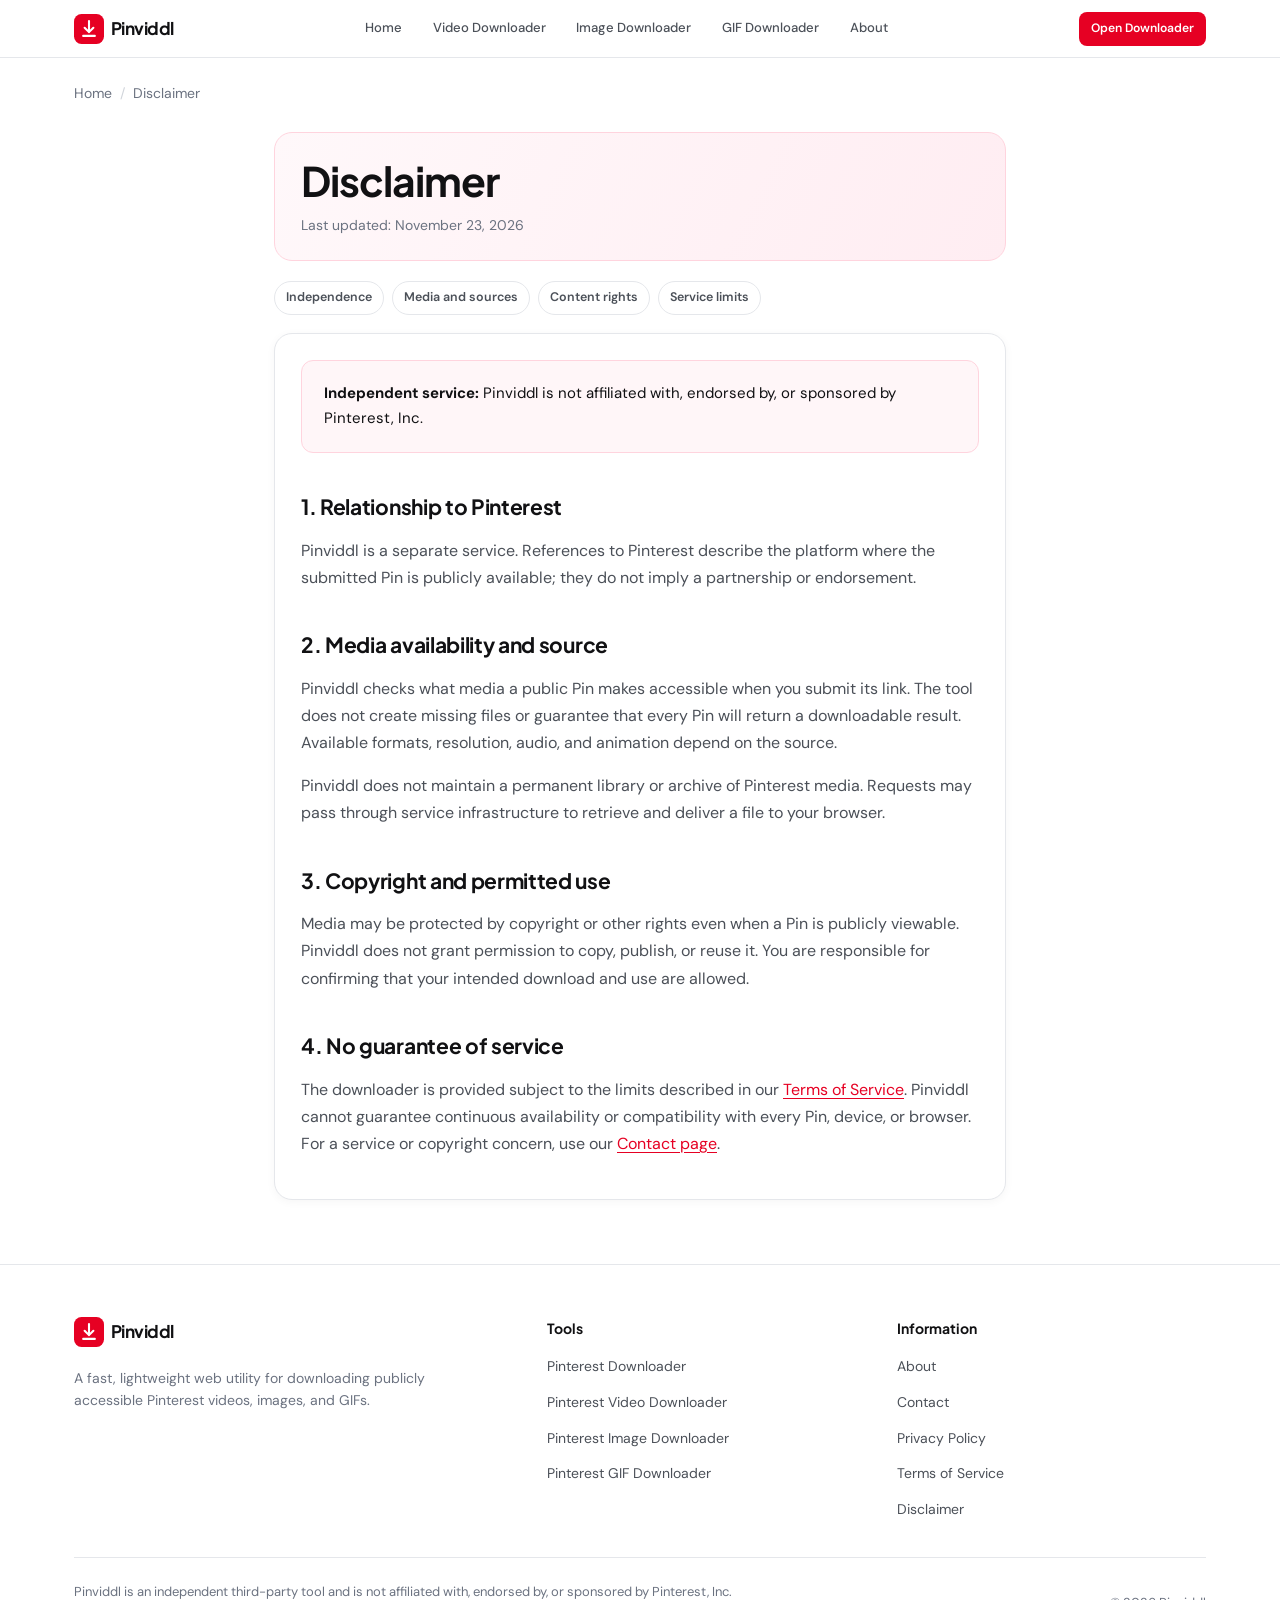
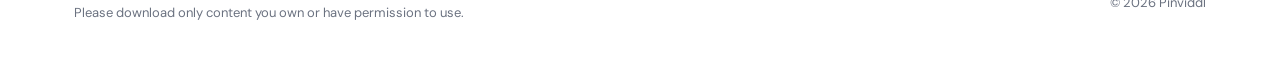
<file: disclaimer.html>
<!doctype html>
<html lang="en">
  <head>
    <meta charset="UTF-8" />
    <meta name="viewport" content="width=device-width, initial-scale=1.0" />
    <!-- Google tag (gtag.js) -->
    <script async src="https://www.googletagmanager.com/gtag/js?id=G-D28LBZ52GX"></script>
    <script>
      window.dataLayer = window.dataLayer || [];
      function gtag(){dataLayer.push(arguments);}
      gtag('js', new Date());

      gtag('config', 'G-D28LBZ52GX');
    </script>
    <title>Pinviddl Disclaimer | Copyright</title>
    <meta
      name="description"
      content="Read about Pinviddl’s independence from Pinterest, source-dependent media results, and your responsibility for rights to saved content."
    />
    <link rel="canonical" href="https://pinviddl.com/disclaimer/" />
    <meta name="robots" content="index, follow" />
    <meta name="theme-color" content="#E60023" />

    <meta property="og:type" content="website" />
    <meta property="og:site_name" content="Pinviddl" />
    <meta property="og:url" content="https://pinviddl.com/disclaimer/" />
    <meta property="og:title" content="Pinviddl Disclaimer | Content and Copyright" />
    <meta property="og:description" content="Read about Pinviddl’s independence from Pinterest, source-dependent media results, and your responsibility for rights to saved content." />

    <meta name="twitter:card" content="summary" />
    <meta name="twitter:title" content="Pinviddl Disclaimer | Content and Copyright" />
    <meta name="twitter:description" content="Read about Pinviddl’s independence from Pinterest, source-dependent media results, and your responsibility for rights to saved content." />
    <link rel="icon" type="image/svg+xml" href="/favicon.svg" />
    <link rel="preconnect" href="https://fonts.googleapis.com" />
    <link rel="preconnect" href="https://fonts.gstatic.com" crossorigin />
    <link
      href="https://fonts.googleapis.com/css2?family=DM+Sans:wght@400;500;600;700&family=JetBrains+Mono:wght@400;500;600&family=Plus+Jakarta+Sans:wght@600;700&display=swap"
      rel="stylesheet"
    />
    <link rel="stylesheet" href="/assets/css/style.css?v=20261123-legal1" />

    <script type="application/ld+json">
      {
        "@context": "https://schema.org",
        "@graph": [
          {
            "@type": "Organization",
            "@id": "https://pinviddl.com/#organization",
            "name": "Pinviddl",
            "url": "https://pinviddl.com/",
            "logo": "https://pinviddl.com/assets/images/logo.svg"
          },
          {
            "@type": "WebSite",
            "@id": "https://pinviddl.com/#website",
            "url": "https://pinviddl.com/",
            "name": "Pinviddl",
            "alternateName": "pinviddl.com",
            "publisher": {
              "@id": "https://pinviddl.com/#organization"
            },
            "inLanguage": "en"
          },
          {
            "@type": "WebPage",
            "@id": "https://pinviddl.com/disclaimer/#webpage",
            "url": "https://pinviddl.com/disclaimer/",
            "name": "Pinviddl Disclaimer | Content and Copyright",
            "description": "Read about Pinviddl’s independence from Pinterest, source-dependent media results, and your responsibility for rights to saved content.",
            "isPartOf": {
              "@id": "https://pinviddl.com/#website"
            },
            "about": {
              "@id": "https://pinviddl.com/#organization"
            },
            "breadcrumb": {
              "@id": "https://pinviddl.com/disclaimer/#breadcrumb"
            },
            "inLanguage": "en"
          },
          {
            "@type": "BreadcrumbList",
            "@id": "https://pinviddl.com/disclaimer/#breadcrumb",
            "itemListElement": [
              {
                "@type": "ListItem",
                "position": 1,
                "name": "Home",
                "item": "https://pinviddl.com/"
              },
              {
                "@type": "ListItem",
                "position": 2,
                "name": "Disclaimer",
                "item": "https://pinviddl.com/disclaimer/"
              }
            ]
          }
        ]
      }
    </script>
  </head>
  <body class="home-page legal-page disclaimer-page">
    <a class="skip-link" href="#main-content">Skip to main content</a>

    <header class="site-header">
      <div class="container header-inner">
        <a href="/" class="brand-link" aria-label="Pinviddl Home">
          <img src="/assets/images/logo.svg" alt="" width="30" height="30" />
          <span>Pinviddl</span>
        </a>
        <nav class="primary-nav" aria-label="Primary navigation">
          <a href="/" class="nav-link">Home</a>
          <a href="/pinterest-video-downloader" class="nav-link">Video Downloader</a>
          <a href="/pinterest-image-downloader" class="nav-link">Image Downloader</a>
          <a href="/pinterest-gif-downloader" class="nav-link">GIF Downloader</a>
          <a href="/about" class="nav-link">About</a>
        </nav>
        <div class="header-actions">
          <a href="/" class="header-cta">Open Downloader</a>
          <button type="button" id="mobile-menu-toggle" class="mobile-menu-btn" aria-label="Toggle navigation menu" aria-expanded="false" aria-controls="mobile-drawer">
            <svg width="20" height="20" viewBox="0 0 24 24" fill="none" stroke="currentColor" stroke-width="2" aria-hidden="true">
              <line x1="4" y1="7" x2="20" y2="7" />
              <line x1="4" y1="12" x2="20" y2="12" />
              <line x1="4" y1="17" x2="20" y2="17" />
            </svg>
          </button>
        </div>
      </div>
    </header>

    <div id="mobile-drawer" class="mobile-drawer" aria-label="Mobile navigation">
      <ul class="mobile-nav-list">
        <li><a href="/" class="mobile-nav-link">Home</a></li>
        <li><a href="/pinterest-video-downloader" class="mobile-nav-link">Pinterest Video Downloader</a></li>
        <li><a href="/pinterest-image-downloader" class="mobile-nav-link">Pinterest Image Downloader</a></li>
        <li><a href="/pinterest-gif-downloader" class="mobile-nav-link">Pinterest GIF Downloader</a></li>
        <li><a href="/about" class="mobile-nav-link">About</a></li>
        <li><a href="/contact" class="mobile-nav-link">Contact</a></li>
      </ul>
    </div>

    <main id="main-content">
      <nav class="breadcrumb-bar" aria-label="Breadcrumb">
        <div class="container">
          <ol class="breadcrumb-list">
            <li><a href="/">Home</a></li>
            <li class="breadcrumb-sep" aria-hidden="true">/</li>
            <li aria-current="page">Disclaimer</li>
          </ol>
        </div>
      </nav>

      <article class="prose-page">
        <div class="container-narrow">
          <header class="prose-header">
            <h1 class="prose-title">Disclaimer</h1>
            <p class="prose-meta">Last updated: November 23, 2026</p>
          </header>

          <nav class="legal-toc" aria-label="On this page">
            <a href="#independence">Independence</a><a href="#media-source">Media and sources</a><a href="#rights-notice">Content rights</a><a href="#service-limits">Service limits</a>
          </nav>

          <div class="prose-body legal-copy">
            <div class="prose-callout legal-callout"><strong>Independent service:</strong> Pinviddl is not affiliated with, endorsed by, or sponsored by Pinterest, Inc.</div>
            <h2 id="independence">1. Relationship to Pinterest</h2>
            <p>Pinviddl is a separate service. References to Pinterest describe the platform where the submitted Pin is publicly available; they do not imply a partnership or endorsement.</p>

            <h2 id="media-source">2. Media availability and source</h2>
            <p>Pinviddl checks what media a public Pin makes accessible when you submit its link. The tool does not create missing files or guarantee that every Pin will return a downloadable result. Available formats, resolution, audio, and animation depend on the source.</p>
            <p>Pinviddl does not maintain a permanent library or archive of Pinterest media. Requests may pass through service infrastructure to retrieve and deliver a file to your browser.</p>

            <h2 id="rights-notice">3. Copyright and permitted use</h2>
            <p>Media may be protected by copyright or other rights even when a Pin is publicly viewable. Pinviddl does not grant permission to copy, publish, or reuse it. You are responsible for confirming that your intended download and use are allowed.</p>

            <h2 id="service-limits">4. No guarantee of service</h2>
            <p>The downloader is provided subject to the limits described in our <a href="/terms">Terms of Service</a>. Pinviddl cannot guarantee continuous availability or compatibility with every Pin, device, or browser. For a service or copyright concern, use our <a href="/contact">Contact page</a>.</p>
          </div>
        </div>
      </article>
    </main>

    <footer class="site-footer">
      <div class="container">
        <div class="footer-top">
          <div>
            <a href="/" class="brand-link">
              <img src="/assets/images/logo.svg" alt="" width="28" height="28" loading="lazy" />
              <span>Pinviddl</span>
            </a>
            <p class="footer-brand-desc">A fast, lightweight web utility for downloading publicly accessible Pinterest videos, images, and GIFs.</p>
          </div>
          <div>
            <h2 class="footer-col-title">Tools</h2>
            <ul class="footer-links">
              <li><a href="/">Pinterest Downloader</a></li>
              <li><a href="/pinterest-video-downloader">Pinterest Video Downloader</a></li>
              <li><a href="/pinterest-image-downloader">Pinterest Image Downloader</a></li>
              <li><a href="/pinterest-gif-downloader">Pinterest GIF Downloader</a></li>
            </ul>
          </div>
          <div>
            <h2 class="footer-col-title">Information</h2>
            <ul class="footer-links">
              <li><a href="/about">About</a></li>
              <li><a href="/contact">Contact</a></li>
              <li><a href="/privacy-policy">Privacy Policy</a></li>
              <li><a href="/terms">Terms of Service</a></li>
              <li><a href="/disclaimer">Disclaimer</a></li>
            </ul>
          </div>
        </div>
        <div class="footer-bottom">
          <p class="footer-disclaimer">Pinviddl is an independent third-party tool and is not affiliated with, endorsed by, or sponsored by Pinterest, Inc. Please download only content you own or have permission to use.</p>
          <span>© 2026 Pinviddl</span>
        </div>
      </div>
    </footer>

    <script src="/assets/js/config.js" defer></script>
    <script src="/assets/js/app.js" defer></script>
  </body>
</html>
</file>
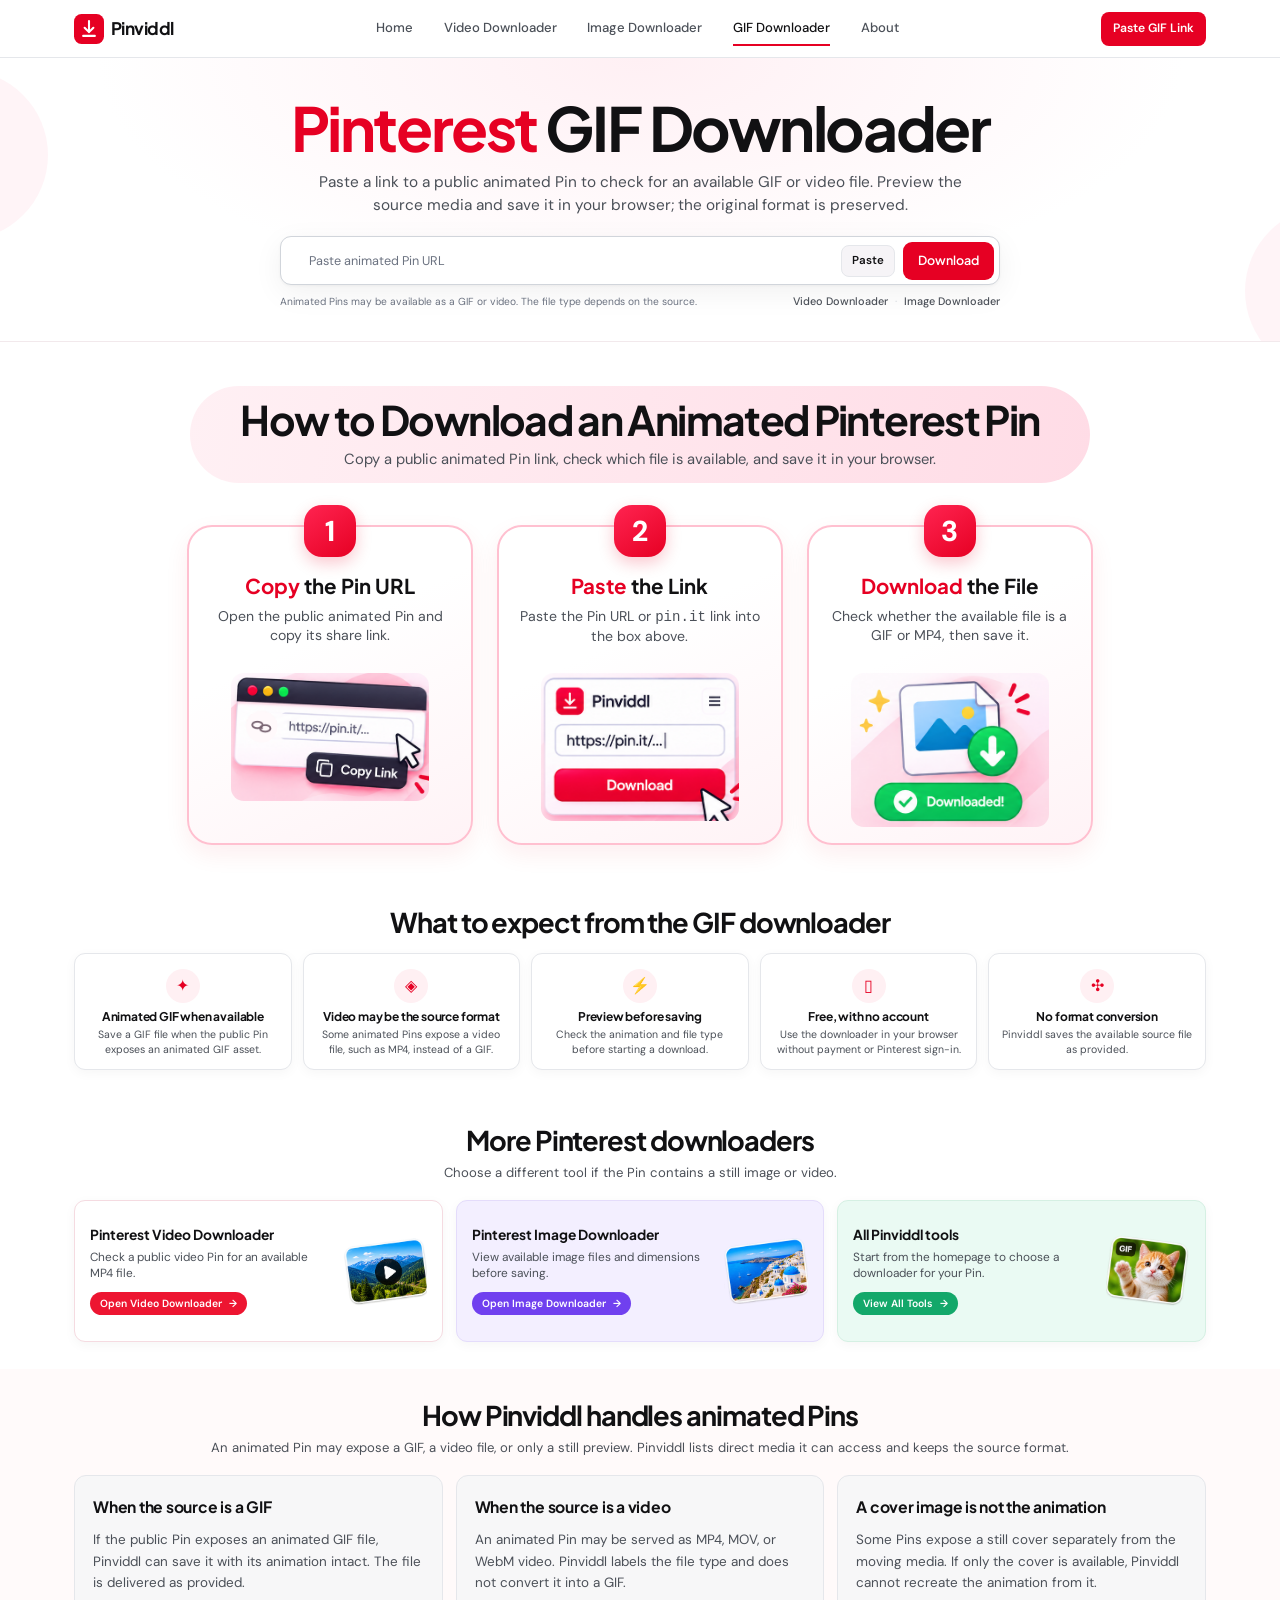
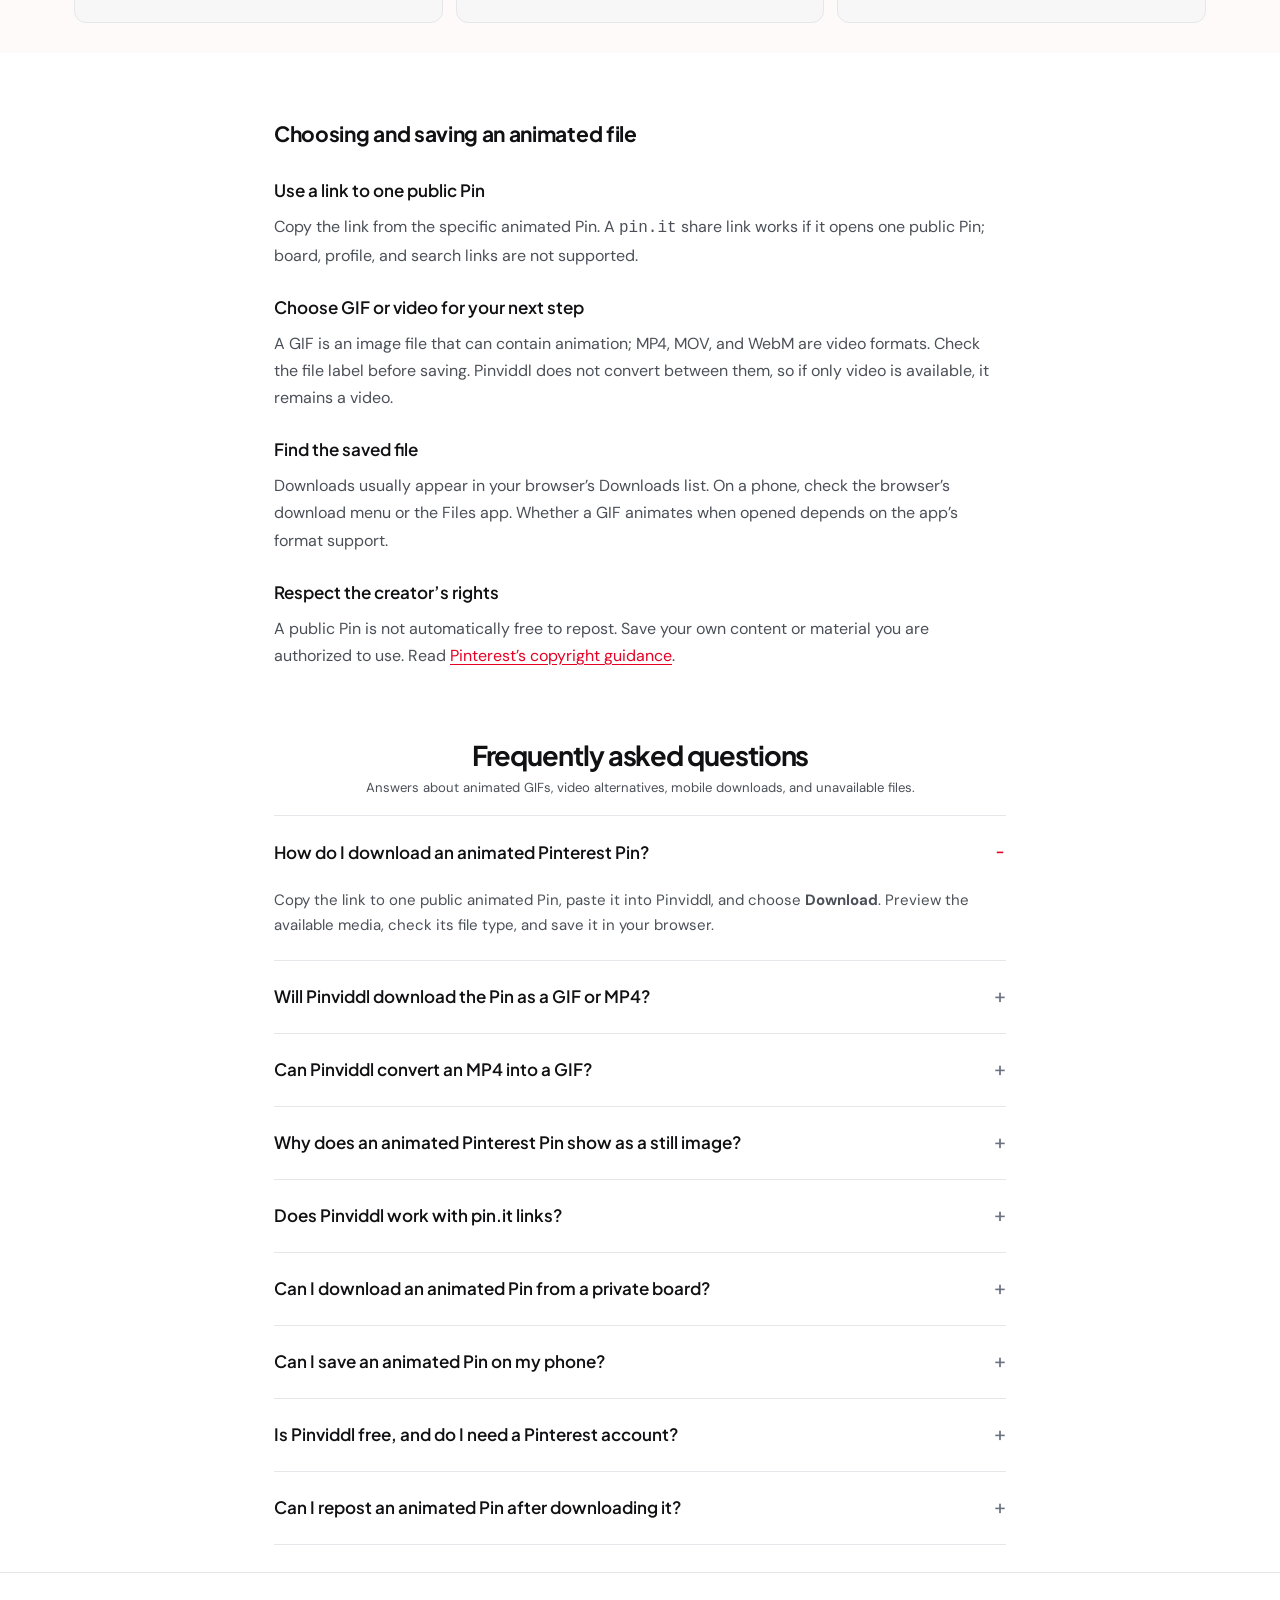
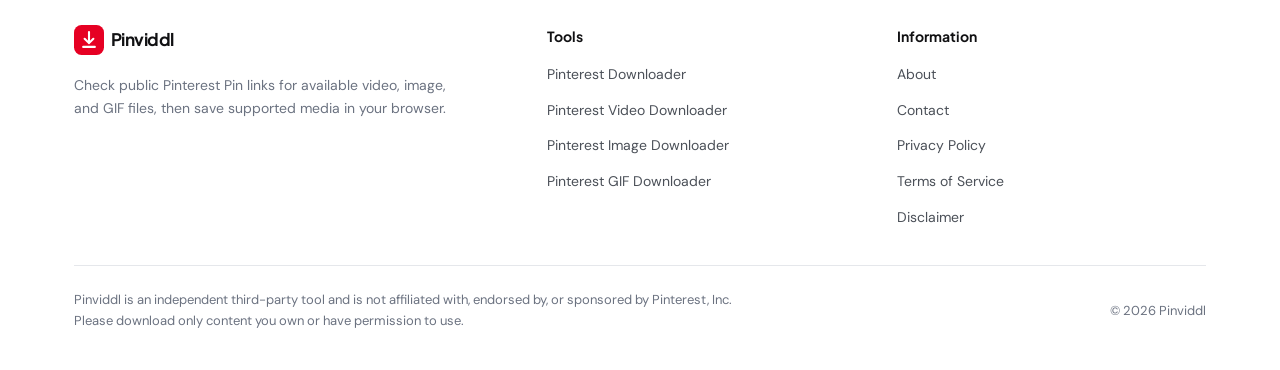
<file: pinterest-gif-downloader.html>
<!doctype html>
<html lang="en">
  <head>
    <meta charset="UTF-8" />
    <meta name="viewport" content="width=device-width, initial-scale=1.0" />
    <!-- Google tag (gtag.js) -->
    <script async src="https://www.googletagmanager.com/gtag/js?id=G-D28LBZ52GX"></script>
    <script>
      window.dataLayer = window.dataLayer || [];
      function gtag(){dataLayer.push(arguments);}
      gtag('js', new Date());

      gtag('config', 'G-D28LBZ52GX');
    </script>
    <title>Pinterest GIF Downloader - download animated GIFs from Pinterest</title>
    <meta
      name="description"
      content="Download an animated GIF from a public Pinterest Pin when one is available. Paste a Pin or pin.it link to check for a GIF or video, preview it, and save."
    />
    <link rel="canonical" href="https://pinviddl.com/pinterest-gif-downloader/" />
    <meta name="robots" content="index, follow" />
    <meta name="theme-color" content="#E60023" />

    <meta property="og:type" content="website" />
    <meta property="og:site_name" content="Pinviddl" />
    <meta property="og:url" content="https://pinviddl.com/pinterest-gif-downloader/" />
    <meta property="og:title" content="Pinterest GIF Downloader | Pinviddl" />
    <meta
      property="og:description"
      content="Download an animated GIF from a public Pinterest Pin when one is available. Paste a Pin or pin.it link to check for a GIF or video, preview it, and save."
    />

    <meta name="twitter:card" content="summary" />
    <meta name="twitter:title" content="Pinterest GIF Downloader - download animated GIFs from Pinterest" />
    <meta
      name="twitter:description"
      content="Download an animated GIF from a public Pinterest Pin when one is available. Paste a Pin or pin.it link to check for a GIF or video, preview it, and save."
    />

    <link rel="icon" type="image/svg+xml" href="/favicon.svg" />
    <link rel="preconnect" href="https://fonts.googleapis.com" />
    <link rel="preconnect" href="https://fonts.gstatic.com" crossorigin />
    <link
      href="https://fonts.googleapis.com/css2?family=DM+Sans:wght@400;500;600;700&family=JetBrains+Mono:wght@400;500;600&family=Plus+Jakarta+Sans:wght@600;700&display=swap"
      rel="stylesheet"
    />
    <link rel="stylesheet" href="/assets/css/style.css?v=20261123-mobile5" />

    <script type="application/ld+json">
      {
        "@context": "https://schema.org",
        "@graph": [
          {
            "@type": "Organization",
            "@id": "https://pinviddl.com/#organization",
            "name": "Pinviddl",
            "url": "https://pinviddl.com/",
            "logo": "https://pinviddl.com/assets/images/logo.svg"
          },
          {
            "@type": "WebSite",
            "@id": "https://pinviddl.com/#website",
            "url": "https://pinviddl.com/",
            "name": "Pinviddl",
            "alternateName": "pinviddl.com",
            "publisher": {
              "@id": "https://pinviddl.com/#organization"
            },
            "inLanguage": "en"
          },
          {
            "@type": "WebPage",
            "@id": "https://pinviddl.com/pinterest-gif-downloader/#webpage",
            "url": "https://pinviddl.com/pinterest-gif-downloader/",
            "name": "Pinterest GIF Downloader | Pinviddl",
            "description": "Download an animated GIF from a public Pinterest Pin when one is available. Paste a Pin or pin.it link to check for a GIF or video, preview it, and save.",
            "isPartOf": {
              "@id": "https://pinviddl.com/#website"
            },
            "about": {
              "@id": "https://pinviddl.com/#organization"
            },
            "breadcrumb": {
              "@id": "https://pinviddl.com/pinterest-gif-downloader/#breadcrumb"
            },
            "inLanguage": "en"
          },
          {
            "@type": "BreadcrumbList",
            "itemListElement": [
              {
                "@type": "ListItem",
                "position": 1,
                "name": "Home",
                "item": "https://pinviddl.com/"
              },
              {
                "@type": "ListItem",
                "position": 2,
                "name": "Pinterest GIF Downloader",
                "item": "https://pinviddl.com/pinterest-gif-downloader/"
              }
            ],
            "@id": "https://pinviddl.com/pinterest-gif-downloader/#breadcrumb"
          },
          {
            "@type": "FAQPage",
            "mainEntity": [
              {
                "@type": "Question",
                "name": "How do I download an animated Pinterest Pin?",
                "acceptedAnswer": {
                  "@type": "Answer",
                  "text": "Copy the link to one public animated Pin, paste it into Pinviddl, and choose Download. Preview the available media, check its file type, and save it in your browser."
                }
              },
              {
                "@type": "Question",
                "name": "Will Pinviddl download the Pin as a GIF or MP4?",
                "acceptedAnswer": {
                  "@type": "Answer",
                  "text": "The file type depends on the public Pin. Pinviddl can save an animated GIF when one is exposed, or a direct video file such as MP4, MOV, or WebM. It keeps the source format."
                }
              },
              {
                "@type": "Question",
                "name": "Can Pinviddl convert an MP4 into a GIF?",
                "acceptedAnswer": {
                  "@type": "Answer",
                  "text": "No. Pinviddl saves the direct media file it can access and does not convert between GIF and video formats."
                }
              },
              {
                "@type": "Question",
                "name": "Why does an animated Pinterest Pin show as a still image?",
                "acceptedAnswer": {
                  "@type": "Answer",
                  "text": "The still may be the only media file publicly exposed by the Pin, or the animation may not have a direct downloadable file. Pinviddl cannot recreate motion from a cover image."
                }
              },
              {
                "@type": "Question",
                "name": "Does Pinviddl work with pin.it links?",
                "acceptedAnswer": {
                  "@type": "Answer",
                  "text": "Yes. Paste a pin.it link if it opens one public Pinterest Pin. Links to boards, profiles, and search results are not supported."
                }
              },
              {
                "@type": "Question",
                "name": "Can I download an animated Pin from a private board?",
                "acceptedAnswer": {
                  "@type": "Answer",
                  "text": "No. Pinviddl works with publicly accessible Pins and does not bypass private boards or sign-in restrictions."
                }
              },
              {
                "@type": "Question",
                "name": "Can I save an animated Pin on my phone?",
                "acceptedAnswer": {
                  "@type": "Answer",
                  "text": "Yes. Open Pinviddl in your mobile browser, paste the public Pin link, and choose Download. Check the browser’s Downloads list or your device’s Files app for the saved file."
                }
              },
              {
                "@type": "Question",
                "name": "Is Pinviddl free, and do I need a Pinterest account?",
                "acceptedAnswer": {
                  "@type": "Answer",
                  "text": "Yes. Pinviddl is free to use, and you do not need a Pinterest sign-in or Pinviddl account. The tool can only check Pins that are publicly accessible."
                }
              },
              {
                "@type": "Question",
                "name": "Can I repost an animated Pin after downloading it?",
                "acceptedAnswer": {
                  "@type": "Answer",
                  "text": "A public Pin is not automatically free to repost or reuse. Download content you own or have permission to use, and check with the copyright holder when needed. See Pinterest’s copyright guidance."
                }
              }
            ],
            "@id": "https://pinviddl.com/pinterest-gif-downloader/#faq",
            "url": "https://pinviddl.com/pinterest-gif-downloader/",
            "isPartOf": {
              "@id": "https://pinviddl.com/pinterest-gif-downloader/#webpage"
            }
          }
        ]
      }
    </script>
  </head>
  <body class="home-page media-downloader-page gif-downloader-page">
    <a class="skip-link" href="#main-content">Skip to main content</a>

    <header class="site-header">
      <div class="container header-inner">
        <a href="/" class="brand-link" aria-label="Pinviddl Home">
          <img src="/assets/images/logo.svg" alt="" width="30" height="30" />
          <span>Pinviddl</span>
        </a>

        <nav class="primary-nav" aria-label="Primary navigation">
          <a href="/" class="nav-link">Home</a>
          <a href="/pinterest-video-downloader" class="nav-link">Video Downloader</a>
          <a href="/pinterest-image-downloader" class="nav-link">Image Downloader</a>
          <a href="/pinterest-gif-downloader" class="nav-link" aria-current="page">GIF Downloader</a>
          <a href="/about" class="nav-link">About</a>
        </nav>

        <div class="header-actions">
          <a href="#downloader" class="header-cta">Paste GIF Link</a>
          <button
            type="button"
            id="mobile-menu-toggle"
            class="mobile-menu-btn"
            aria-label="Toggle navigation menu"
            aria-expanded="false"
            aria-controls="mobile-drawer"
          >
            <svg width="20" height="20" viewBox="0 0 24 24" fill="none" stroke="currentColor" stroke-width="2" aria-hidden="true">
              <line x1="4" y1="7" x2="20" y2="7" />
              <line x1="4" y1="12" x2="20" y2="12" />
              <line x1="4" y1="17" x2="20" y2="17" />
            </svg>
          </button>
        </div>
      </div>
    </header>

    <div id="mobile-drawer" class="mobile-drawer" aria-label="Mobile navigation">
      <ul class="mobile-nav-list">
        <li><a href="/" class="mobile-nav-link">Home</a></li>
        <li><a href="/pinterest-video-downloader" class="mobile-nav-link">Pinterest Video Downloader</a></li>
        <li><a href="/pinterest-image-downloader" class="mobile-nav-link">Pinterest Image Downloader</a></li>
        <li><a href="/pinterest-gif-downloader" class="mobile-nav-link" aria-current="page">Pinterest GIF Downloader</a></li>
        <li><a href="/about" class="mobile-nav-link">About</a></li>
        <li><a href="/contact" class="mobile-nav-link">Contact</a></li>
      </ul>
    </div>

    <main id="main-content">
   

      <section class="hero-section" id="downloader">
        <div class="container">
          <div class="hero-content">
            <h1 class="hero-title"><span>Pinterest</span> GIF Downloader</h1>
            <p class="hero-subtitle">
              Paste a link to a public animated Pin to check for an available GIF or video file. Preview the source media and save it in your browser; the original format is preserved.
            </p>

            <form id="downloader-form" class="downloader-form" novalidate>
              <label for="pin-url-input" class="sr-only">Pinterest GIF Pin URL</label>
              <div class="input-shell">
                <div class="url-input-wrap">
                  <input
                    id="pin-url-input"
                    name="url"
                    type="url"
                    class="url-input"
                    placeholder="Paste animated Pin URL"
                    autocomplete="off"
                    spellcheck="false"
                    inputmode="url"
                    required
                  />
                </div>
                <div class="input-controls">
                  <button type="button" id="paste-btn" class="btn-secondary-inline">Paste</button>
                  <button type="button" id="clear-btn" class="btn-clear" hidden>Clear</button>
                  <button type="submit" id="download-submit-btn" class="btn-primary">Download</button>
                </div>
              </div>

              <div class="form-meta-row">
                <p class="form-hint">Animated Pins may be available as a GIF or video. The file type depends on the source.</p>
                <div class="tool-switcher">
                  <a href="/pinterest-video-downloader">Video Downloader</a>
                  <span class="meta-dot" aria-hidden="true">·</span>
                  <a href="/pinterest-image-downloader">Image Downloader</a>
                </div>
              </div>
            </form>
          </div>

          <div id="result-section" class="result-section" aria-live="polite" hidden></div>
        </div>
      </section>

      <section class="section-band section-band--tinted" id="how-to-download">
        <div class="container">
          <div class="section-header">
            <h2 class="section-title">How to Download an Animated Pinterest Pin</h2>
            <p class="section-lead">Copy a public animated Pin link, check which file is available, and save it in your browser.</p>
          </div>
          <ol class="steps-grid">
            <li class="step-card">
              <span class="step-index">1</span>
              <h3 class="step-title"><span>Copy</span> the Pin URL</h3>
              <p class="step-desc">Open the public animated Pin and copy its share link.</p>
              <img class="step-illustration" src="/assets/images/guide-step-copy.png" alt="Copying a link to an animated Pinterest Pin" loading="lazy" width="455" height="294" />
            </li>
            <li class="step-card">
              <span class="step-index">2</span>
              <h3 class="step-title"><span>Paste</span> the Link</h3>
              <p class="step-desc">Paste the Pin URL or <code>pin.it</code> link into the box above.</p>
              <img class="step-illustration" src="/assets/images/guide-step-paste.png" alt="Pasting an animated Pin link into Pinviddl" loading="lazy" width="435" height="326" />
            </li>
            <li class="step-card">
              <span class="step-index">3</span>
              <h3 class="step-title"><span>Download</span> the File</h3>
              <p class="step-desc">Check whether the available file is a GIF or MP4, then save it.</p>
              <img class="step-illustration" src="/assets/images/guide-step-download.png" alt="Saving an available animated media file" loading="lazy" width="450" height="350" />
            </li>
          </ol>
        </div>
      </section>

      <section class="section-band home-benefits" id="features">
        <div class="container">
          <div class="section-header">
            <h2 class="section-title">What to expect from the GIF downloader</h2>
          </div>
          <div class="features-bento">
            <article class="feature-item">
              <h3 class="feature-title">Animated GIF when available</h3>
              <p class="feature-desc">Save a GIF file when the public Pin exposes an animated GIF asset.</p>
            </article>
            <article class="feature-item">
              <h3 class="feature-title">Video may be the source format</h3>
              <p class="feature-desc">Some animated Pins expose a video file, such as MP4, instead of a GIF.</p>
            </article>
            <article class="feature-item">
              <h3 class="feature-title">Preview before saving</h3>
              <p class="feature-desc">Check the animation and file type before starting a download.</p>
            </article>
            <article class="feature-item">
              <h3 class="feature-title">Free, with no account</h3>
              <p class="feature-desc">Use the downloader in your browser without payment or Pinterest sign-in.</p>
            </article>
            <article class="feature-item">
              <h3 class="feature-title">No format conversion</h3>
              <p class="feature-desc">Pinviddl saves the available source file as provided.</p>
            </article>
          </div>
        </div>
      </section>

      <section class="section-band section-band--tinted tools-showcase" aria-labelledby="tools-heading">
        <div class="container">
          <div class="section-header">
            <h2 class="section-title" id="tools-heading">More Pinterest downloaders</h2>
            <p class="section-lead">Choose a different tool if the Pin contains a still image or video.</p>
          </div>
          <div class="tools-grid">
            <a href="/pinterest-video-downloader" class="tool-link-card">
              <div class="tool-card-copy">
                <h3 class="tool-link-title">Pinterest Video Downloader</h3>
                <p class="tool-link-desc">Check a public video Pin for an available MP4 file.</p>
                <span class="tool-link-cta">Open Video Downloader <span aria-hidden="true">→</span></span>
              </div>
              <img class="tool-media-preview" src="/assets/images/home-video-preview.png" alt="Mountain video preview with a play button" loading="lazy" width="135" height="126" />
            </a>
            <a href="/pinterest-image-downloader" class="tool-link-card">
              <div class="tool-card-copy">
                <h3 class="tool-link-title">Pinterest Image Downloader</h3>
                <p class="tool-link-desc">View available image files and dimensions before saving.</p>
                <span class="tool-link-cta">Open Image Downloader <span aria-hidden="true">→</span></span>
              </div>
              <img class="tool-media-preview" src="/assets/images/home-image-preview.png" alt="Blue seaside image preview" loading="lazy" width="135" height="126" />
            </a>
            <a href="/" class="tool-link-card">
              <div class="tool-card-copy">
                <h3 class="tool-link-title">All Pinviddl tools</h3>
                <p class="tool-link-desc">Start from the homepage to choose a downloader for your Pin.</p>
                <span class="tool-link-cta">View All Tools <span aria-hidden="true">→</span></span>
              </div>
              <img class="tool-media-preview" src="/assets/images/home-gif-preview.png" alt="Animated kitten preview" loading="lazy" width="132" height="126" />
            </a>
          </div>
        </div>
      </section>

      <section class="section-band" id="pinterest-download-guide">
        <div class="container">
          <div class="section-header">
            <h2 class="section-title">How Pinviddl handles animated Pins</h2>
            <p class="section-lead">An animated Pin may expose a GIF, a video file, or only a still preview. Pinviddl lists direct media it can access and keeps the source format.</p>
          </div>
          <div class="features-bento">
            <article class="feature-item">
              <h3 class="feature-title">When the source is a GIF</h3>
              <p class="feature-desc">If the public Pin exposes an animated GIF file, Pinviddl can save it with its animation intact. The file is delivered as provided.</p>
            </article>
            <article class="feature-item">
              <h3 class="feature-title">When the source is a video</h3>
              <p class="feature-desc">An animated Pin may be served as MP4, MOV, or WebM video. Pinviddl labels the file type and does not convert it into a GIF.</p>
            </article>
            <article class="feature-item">
              <h3 class="feature-title">A cover image is not the animation</h3>
              <p class="feature-desc">Some Pins expose a still cover separately from the moving media. If only the cover is available, Pinviddl cannot recreate the animation from it.</p>
            </article>
          </div>
        </div>
      </section>

      <section class="section-band section-band--tinted" id="download-tips">
        <div class="container-narrow">
          <div class="prose-body">
            <h2>Choosing and saving an animated file</h2>
            <h3>Use a link to one public Pin</h3>
            <p>Copy the link from the specific animated Pin. A <code>pin.it</code> share link works if it opens one public Pin; board, profile, and search links are not supported.</p>
            <h3>Choose GIF or video for your next step</h3>
            <p>A GIF is an image file that can contain animation; MP4, MOV, and WebM are video formats. Check the file label before saving. Pinviddl does not convert between them, so if only video is available, it remains a video.</p>
            <h3>Find the saved file</h3>
            <p>Downloads usually appear in your browser’s Downloads list. On a phone, check the browser’s download menu or the Files app. Whether a GIF animates when opened depends on the app’s format support.</p>
            <h3>Respect the creator’s rights</h3>
            <p>A public Pin is not automatically free to repost. Save your own content or material you are authorized to use. Read <a href="https://help.pinterest.com/en/article/copyright" target="_blank" rel="noopener noreferrer">Pinterest’s copyright guidance</a>.</p>
          </div>
        </div>
      </section>

      <section class="section-band">
        <div class="container-narrow">
          <div class="section-header">
            <h2 class="section-title">Frequently asked questions</h2>
            <p class="section-lead">Answers about animated GIFs, video alternatives, mobile downloads, and unavailable files.</p>
          </div>

          <div class="faq-list">
            <details class="faq-item" open>
              <summary class="faq-question">How do I download an animated Pinterest Pin?</summary>
              <div class="faq-answer">
                <p>
                  Copy the link to one public animated Pin, paste it into Pinviddl, and choose <strong>Download</strong>. Preview the available media, check its file type, and save it in your browser.
                </p>
              </div>
            </details>

            <details class="faq-item">
              <summary class="faq-question">Will Pinviddl download the Pin as a GIF or MP4?</summary>
              <div class="faq-answer">
                <p>
                  The file type depends on the public Pin. Pinviddl can save an animated GIF when one is exposed, or a direct video file such as MP4, MOV, or WebM. It keeps the source format.
                </p>
              </div>
            </details>

            <details class="faq-item">
              <summary class="faq-question">Can Pinviddl convert an MP4 into a GIF?</summary>
              <div class="faq-answer">
                <p>No. Pinviddl saves the direct media file it can access and does not convert between GIF and video formats.</p>
              </div>
            </details>

            <details class="faq-item">
              <summary class="faq-question">Why does an animated Pinterest Pin show as a still image?</summary>
              <div class="faq-answer">
                <p>The still may be the only media file publicly exposed by the Pin, or the animation may not have a direct downloadable file. Pinviddl cannot recreate motion from a cover image.</p>
              </div>
            </details>

            <details class="faq-item">
              <summary class="faq-question">Does Pinviddl work with pin.it links?</summary>
              <div class="faq-answer">
                <p>Yes. Paste a <code>pin.it</code> link if it opens one public Pinterest Pin. Links to boards, profiles, and search results are not supported.</p>
              </div>
            </details>

            <details class="faq-item">
              <summary class="faq-question">Can I download an animated Pin from a private board?</summary>
              <div class="faq-answer">
                <p>No. Pinviddl works with publicly accessible Pins and does not bypass private boards or sign-in restrictions.</p>
              </div>
            </details>

            <details class="faq-item">
              <summary class="faq-question">Can I save an animated Pin on my phone?</summary>
              <div class="faq-answer">
                <p>Yes. Open Pinviddl in your mobile browser, paste the public Pin link, and choose <strong>Download</strong>. Check the browser’s Downloads list or your device’s Files app for the saved file.</p>
              </div>
            </details>

            <details class="faq-item">
              <summary class="faq-question">Is Pinviddl free, and do I need a Pinterest account?</summary>
              <div class="faq-answer">
                <p>Yes. Pinviddl is free to use, and you do not need a Pinterest sign-in or Pinviddl account. The tool can only check Pins that are publicly accessible.</p>
              </div>
            </details>

            <details class="faq-item">
              <summary class="faq-question">Can I repost an animated Pin after downloading it?</summary>
              <div class="faq-answer">
                <p>A public Pin is not automatically free to repost or reuse. Download content you own or have permission to use, and check with the copyright holder when needed. See <a href="https://help.pinterest.com/en/article/copyright" target="_blank" rel="noopener noreferrer">Pinterest’s copyright guidance</a>.</p>
              </div>
            </details>
          </div>
        </div>
      </section>
    </main>

    <footer class="site-footer">
      <div class="container">
        <div class="footer-top">
          <div>
            <a href="/" class="brand-link">
              <img src="/assets/images/logo.svg" alt="" width="28" height="28" loading="lazy" />
              <span>Pinviddl</span>
            </a>
            <p class="footer-brand-desc">
              Check public Pinterest Pin links for available video, image, and GIF files, then save supported media in your browser.
            </p>
          </div>

          <div>
            <h2 class="footer-col-title">Tools</h2>
            <ul class="footer-links">
              <li><a href="/">Pinterest Downloader</a></li>
              <li><a href="/pinterest-video-downloader">Pinterest Video Downloader</a></li>
              <li><a href="/pinterest-image-downloader">Pinterest Image Downloader</a></li>
              <li><a href="/pinterest-gif-downloader">Pinterest GIF Downloader</a></li>
            </ul>
          </div>

          <div>
            <h2 class="footer-col-title">Information</h2>
            <ul class="footer-links">
              <li><a href="/about">About</a></li>
              <li><a href="/contact">Contact</a></li>
              <li><a href="/privacy-policy">Privacy Policy</a></li>
              <li><a href="/terms">Terms of Service</a></li>
              <li><a href="/disclaimer">Disclaimer</a></li>
            </ul>
          </div>
        </div>

        <div class="footer-bottom">
          <p class="footer-disclaimer">
            Pinviddl is an independent third-party tool and is not affiliated with, endorsed by, or sponsored by Pinterest, Inc. Please download only content you own or have permission to use.
          </p>
          <span>© 2026 Pinviddl</span>
        </div>
      </div>
    </footer>

    <script src="/assets/js/config.js" defer></script>
    <script src="/assets/js/app.js" defer></script>
  </body>
</html>
</file>
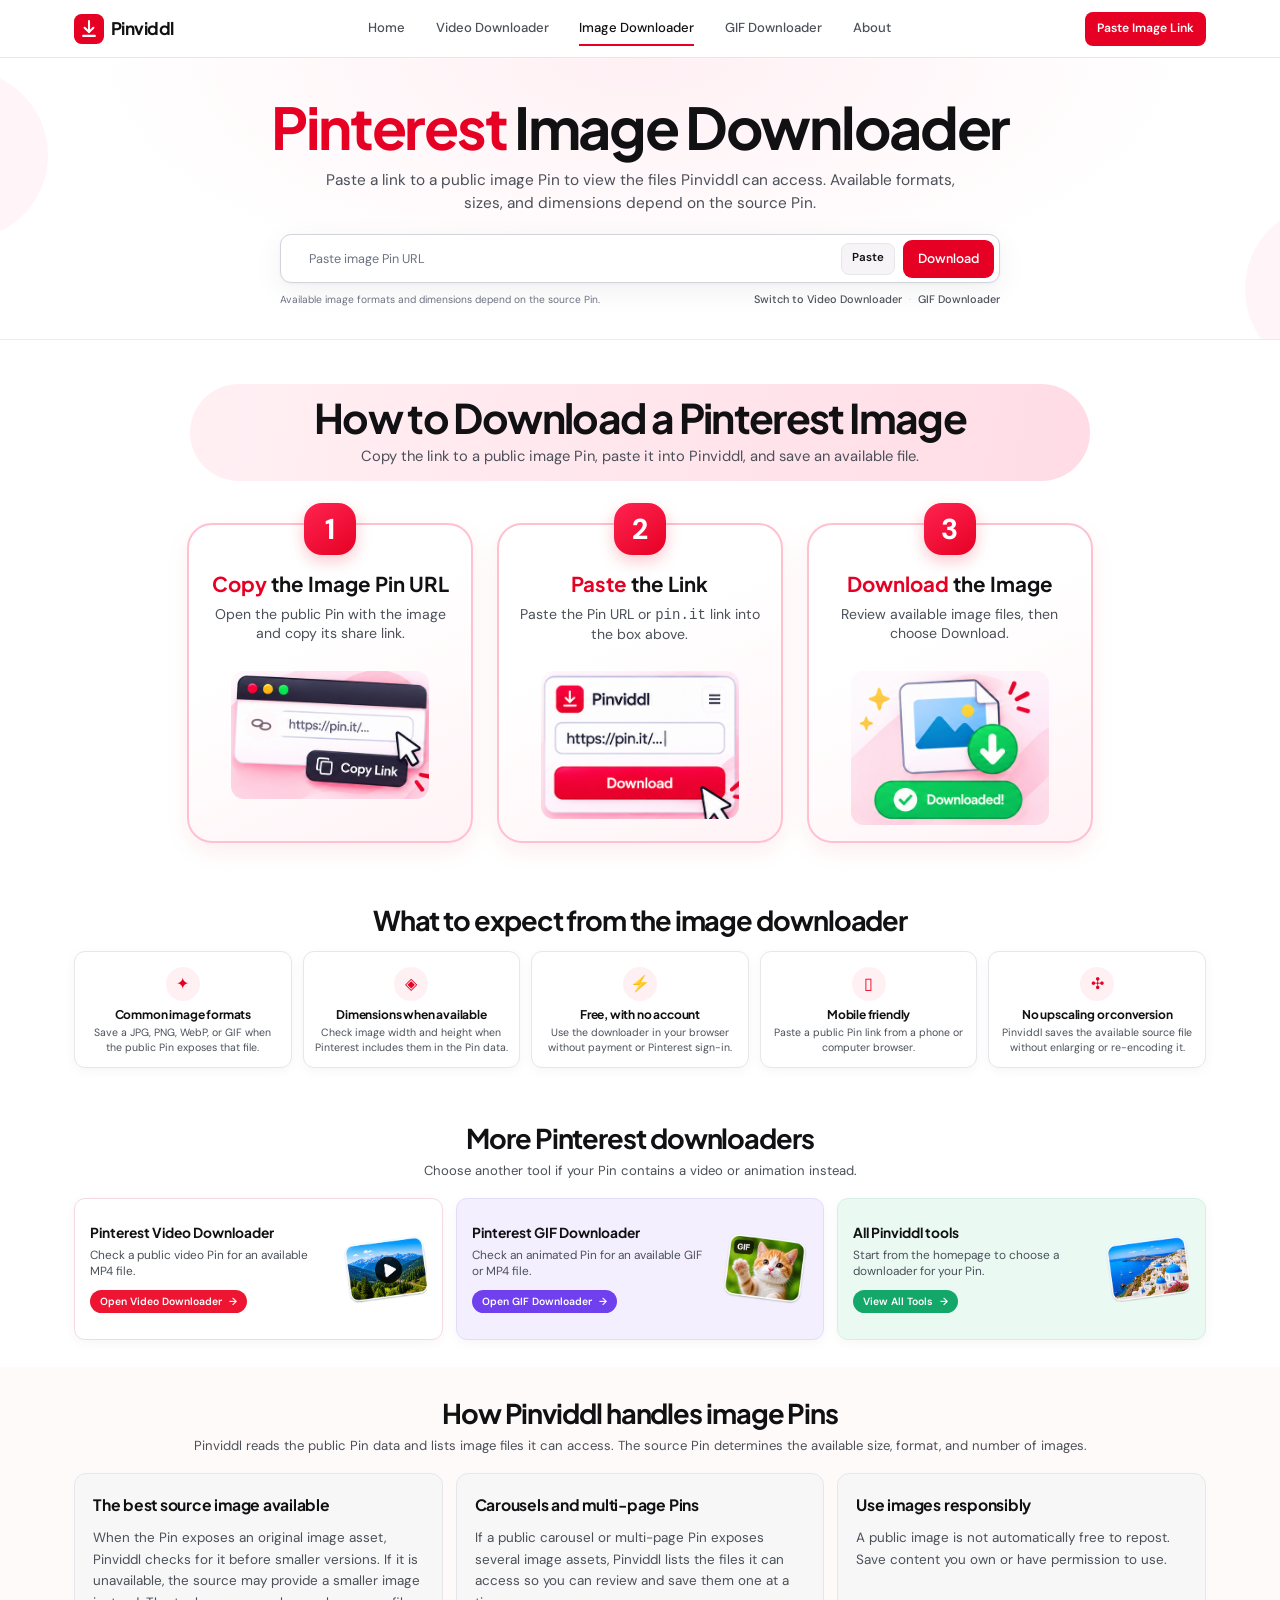
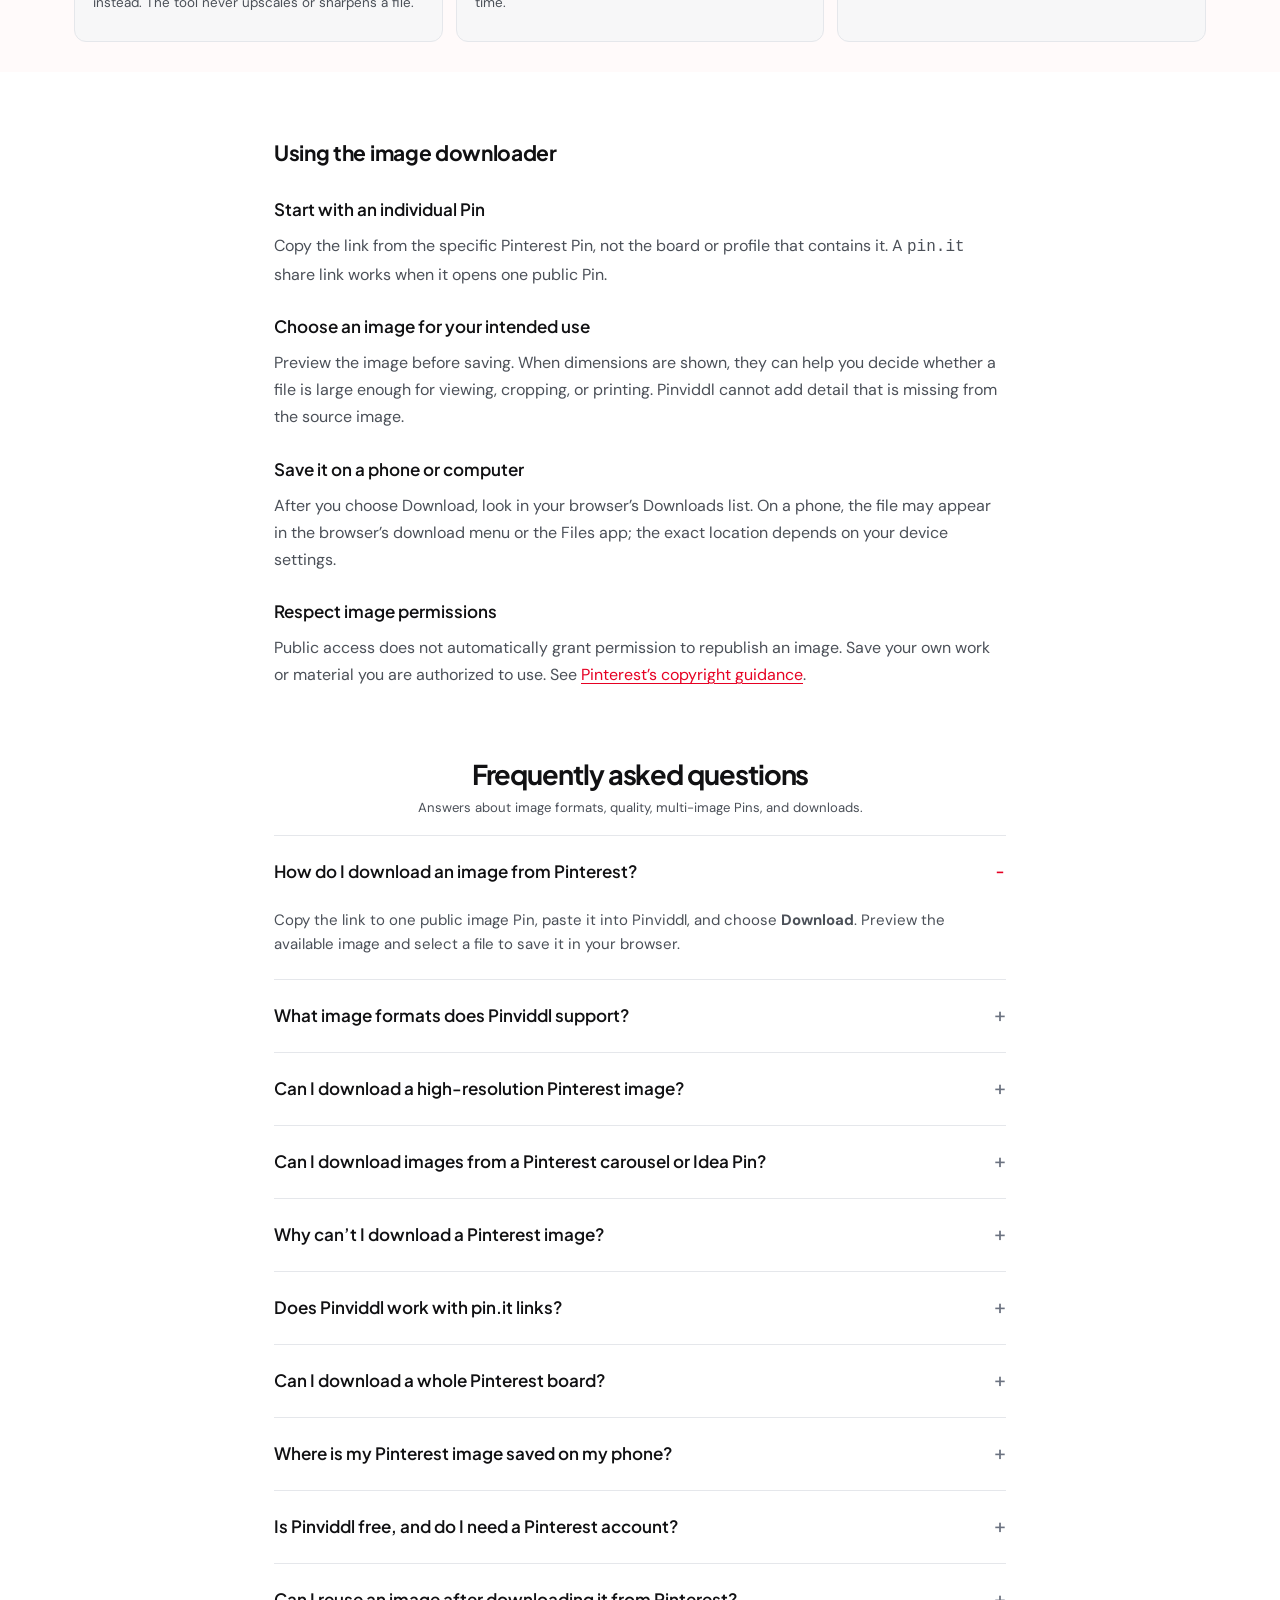
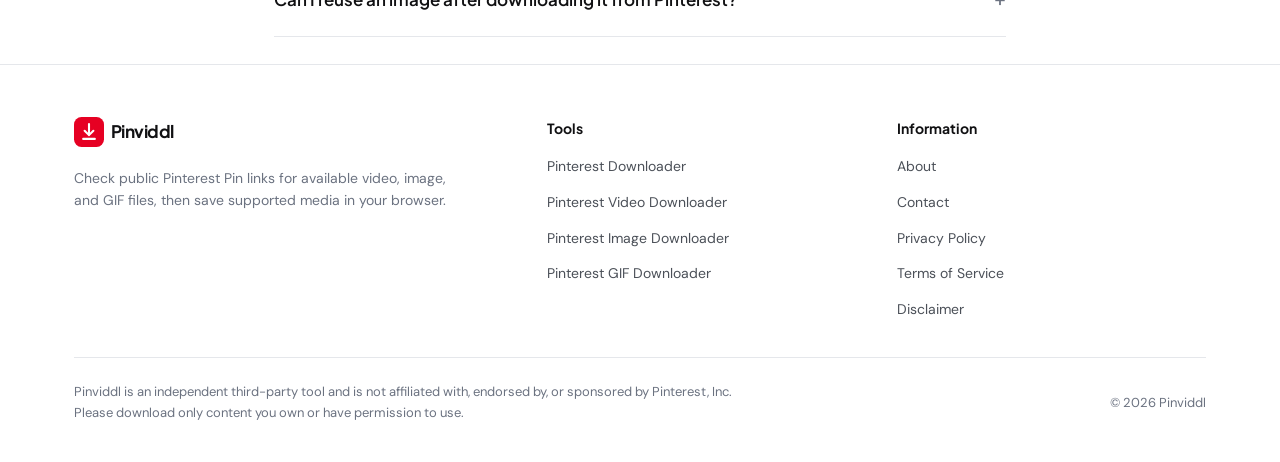
<file: pinterest-image-downloader.html>
<!doctype html>
<html lang="en">
  <head>
    <meta charset="UTF-8" />
    <meta name="viewport" content="width=device-width, initial-scale=1.0" />
    <!-- Google tag (gtag.js) -->
    <script async src="https://www.googletagmanager.com/gtag/js?id=G-D28LBZ52GX"></script>
    <script>
      window.dataLayer = window.dataLayer || [];
      function gtag(){dataLayer.push(arguments);}
      gtag('js', new Date());

      gtag('config', 'G-D28LBZ52GX');
    </script>
    <title>Pinterest Image Downloader - Download Pin Images Online</title>
    <meta
      name="description"
      content="Download an image from a public Pinterest Pin with Pinviddl. Preview available JPG, PNG, WebP, or GIF files from a Pin or pin.it link before saving."
    />
    <link rel="canonical" href="https://pinviddl.com/pinterest-image-downloader/" />
    <meta name="robots" content="index, follow" />
    <meta name="theme-color" content="#E60023" />

    <meta property="og:type" content="website" />
    <meta property="og:site_name" content="Pinviddl" />
    <meta property="og:url" content="https://pinviddl.com/pinterest-image-downloader/" />
    <meta property="og:title" content="Pinterest Image Downloader - Download Pin Images Online" />
    <meta
      property="og:description"
      content="Download an image from a public Pinterest Pin with Pinviddl. Preview available JPG, PNG, WebP, or GIF files from a Pin or pin.it link before saving."
    />

    <meta name="twitter:card" content="summary" />
    <meta name="twitter:title" content="Pinterest Image Downloader - Download Pin Images Online" />
    <meta
      name="twitter:description"
      content="Download an image from a public Pinterest Pin with Pinviddl. Preview available JPG, PNG, WebP, or GIF files from a Pin or pin.it link before saving."
    />

    <link rel="icon" type="image/svg+xml" href="/favicon.svg" />
    <link rel="preconnect" href="https://fonts.googleapis.com" />
    <link rel="preconnect" href="https://fonts.gstatic.com" crossorigin />
    <link
      href="https://fonts.googleapis.com/css2?family=DM+Sans:wght@400;500;600;700&family=JetBrains+Mono:wght@400;500;600&family=Plus+Jakarta+Sans:wght@600;700&display=swap"
      rel="stylesheet"
    />
    <link rel="stylesheet" href="/assets/css/style.css?v=20261123-mobile5" />

    <script type="application/ld+json">
      {
        "@context": "https://schema.org",
        "@graph": [
          {
            "@type": "Organization",
            "@id": "https://pinviddl.com/#organization",
            "name": "Pinviddl",
            "url": "https://pinviddl.com/",
            "logo": "https://pinviddl.com/assets/images/logo.svg"
          },
          {
            "@type": "WebSite",
            "@id": "https://pinviddl.com/#website",
            "url": "https://pinviddl.com/",
            "name": "Pinviddl",
            "alternateName": "pinviddl.com",
            "publisher": {
              "@id": "https://pinviddl.com/#organization"
            },
            "inLanguage": "en"
          },
          {
            "@type": "WebPage",
            "@id": "https://pinviddl.com/pinterest-image-downloader/#webpage",
            "url": "https://pinviddl.com/pinterest-image-downloader/",
            "name": "Pinterest Image Downloader | Pinviddl",
            "description": "Download an image from a public Pinterest Pin with Pinviddl. Preview available JPG, PNG, WebP, or GIF files from a Pin or pin.it link before saving.",
            "isPartOf": {
              "@id": "https://pinviddl.com/#website"
            },
            "about": {
              "@id": "https://pinviddl.com/#organization"
            },
            "breadcrumb": {
              "@id": "https://pinviddl.com/pinterest-image-downloader/#breadcrumb"
            },
            "inLanguage": "en"
          },
          {
            "@type": "BreadcrumbList",
            "itemListElement": [
              {
                "@type": "ListItem",
                "position": 1,
                "name": "Home",
                "item": "https://pinviddl.com/"
              },
              {
                "@type": "ListItem",
                "position": 2,
                "name": "Pinterest Image Downloader",
                "item": "https://pinviddl.com/pinterest-image-downloader/"
              }
            ],
            "@id": "https://pinviddl.com/pinterest-image-downloader/#breadcrumb"
          },
          {
            "@type": "FAQPage",
            "mainEntity": [
              {
                "@type": "Question",
                "name": "How do I download an image from Pinterest?",
                "acceptedAnswer": {
                  "@type": "Answer",
                  "text": "Copy the link to one public image Pin, paste it into Pinviddl, and choose Download. Preview the available image and select a file to save it in your browser."
                }
              },
              {
                "@type": "Question",
                "name": "What image formats does Pinviddl support?",
                "acceptedAnswer": {
                  "@type": "Answer",
                  "text": "Pinviddl can save JPG/JPEG, PNG, WebP, or GIF files when they are exposed by a public Pin. The source determines the available format."
                }
              },
              {
                "@type": "Question",
                "name": "Can I download a high-resolution Pinterest image?",
                "acceptedAnswer": {
                  "@type": "Answer",
                  "text": "Pinviddl checks for an original image asset when the public Pin exposes one. The source determines image quality, and Pinviddl does not upscale or sharpen images."
                }
              },
              {
                "@type": "Question",
                "name": "Can I download images from a Pinterest carousel or Idea Pin?",
                "acceptedAnswer": {
                  "@type": "Answer",
                  "text": "Pinviddl may list separate image files when a public carousel or multi-page Pin exposes them in its data. What is available depends on the Pin."
                }
              },
              {
                "@type": "Question",
                "name": "Why can’t I download a Pinterest image?",
                "acceptedAnswer": {
                  "@type": "Answer",
                  "text": "Check that your link opens one public Pin. The Pin may be private, deleted, or restricted, or it may not expose an image file Pinviddl can access."
                }
              },
              {
                "@type": "Question",
                "name": "Does Pinviddl work with pin.it links?",
                "acceptedAnswer": {
                  "@type": "Answer",
                  "text": "Yes. Paste a pin.it link if it opens one public Pinterest Pin. Links to boards, profiles, and search results are not supported."
                }
              },
              {
                "@type": "Question",
                "name": "Can I download a whole Pinterest board?",
                "acceptedAnswer": {
                  "@type": "Answer",
                  "text": "No. Pinviddl works with one public Pin at a time; board links are not supported."
                }
              },
              {
                "@type": "Question",
                "name": "Where is my Pinterest image saved on my phone?",
                "acceptedAnswer": {
                  "@type": "Answer",
                  "text": "Your browser usually lists the download in its Downloads section. On a phone, check the browser’s download list or the device’s Files app; the exact location depends on your settings."
                }
              },
              {
                "@type": "Question",
                "name": "Is Pinviddl free, and do I need a Pinterest account?",
                "acceptedAnswer": {
                  "@type": "Answer",
                  "text": "Yes. Pinviddl is free to use, and you do not need a Pinterest sign-in or Pinviddl account. The tool can only check Pins that are publicly accessible."
                }
              },
              {
                "@type": "Question",
                "name": "Can I reuse an image after downloading it from Pinterest?",
                "acceptedAnswer": {
                  "@type": "Answer",
                  "text": "A public Pin is not automatically free to repost or reuse. Download images you own or have permission to use, and check with the copyright holder when needed. See Pinterest’s copyright guidance."
                }
              }
            ],
            "@id": "https://pinviddl.com/pinterest-image-downloader/#faq",
            "url": "https://pinviddl.com/pinterest-image-downloader/",
            "isPartOf": {
              "@id": "https://pinviddl.com/pinterest-image-downloader/#webpage"
            }
          }
        ]
      }
    </script>
  </head>
  <body class="home-page media-downloader-page image-downloader-page">
    <a class="skip-link" href="#main-content">Skip to main content</a>

    <header class="site-header">
      <div class="container header-inner">
        <a href="/" class="brand-link" aria-label="Pinviddl Home">
          <img src="/assets/images/logo.svg" alt="" width="30" height="30" />
          <span>Pinviddl</span>
        </a>

        <nav class="primary-nav" aria-label="Primary navigation">
          <a href="/" class="nav-link">Home</a>
          <a href="/pinterest-video-downloader" class="nav-link">Video Downloader</a>
          <a href="/pinterest-image-downloader" class="nav-link" aria-current="page">Image Downloader</a>
          <a href="/pinterest-gif-downloader" class="nav-link">GIF Downloader</a>
          <a href="/about" class="nav-link">About</a>
        </nav>

        <div class="header-actions">
          <a href="#downloader" class="header-cta">Paste Image Link</a>
          <button
            type="button"
            id="mobile-menu-toggle"
            class="mobile-menu-btn"
            aria-label="Toggle navigation menu"
            aria-expanded="false"
            aria-controls="mobile-drawer"
          >
            <svg width="20" height="20" viewBox="0 0 24 24" fill="none" stroke="currentColor" stroke-width="2" aria-hidden="true">
              <line x1="4" y1="7" x2="20" y2="7" />
              <line x1="4" y1="12" x2="20" y2="12" />
              <line x1="4" y1="17" x2="20" y2="17" />
            </svg>
          </button>
        </div>
      </div>
    </header>

    <div id="mobile-drawer" class="mobile-drawer" aria-label="Mobile navigation">
      <ul class="mobile-nav-list">
        <li><a href="/" class="mobile-nav-link">Home</a></li>
        <li><a href="/pinterest-video-downloader" class="mobile-nav-link">Pinterest Video Downloader</a></li>
        <li><a href="/pinterest-image-downloader" class="mobile-nav-link" aria-current="page">Pinterest Image Downloader</a></li>
        <li><a href="/pinterest-gif-downloader" class="mobile-nav-link">Pinterest GIF Downloader</a></li>
        <li><a href="/about" class="mobile-nav-link">About</a></li>
        <li><a href="/contact" class="mobile-nav-link">Contact</a></li>
      </ul>
    </div>

    <main id="main-content">
    

      <section class="hero-section" id="downloader">
        <div class="container">
          <div class="hero-content">
            <h1 class="hero-title"><span>Pinterest</span> Image Downloader</h1>
            <p class="hero-subtitle">
              Paste a link to a public image Pin to view the files Pinviddl can access. Available formats, sizes, and dimensions depend on the source Pin.
            </p>

            <form id="downloader-form" class="downloader-form" novalidate>
              <label for="pin-url-input" class="sr-only">Pinterest Image Pin URL</label>
              <div class="input-shell">
                <div class="url-input-wrap">
                  <input
                    id="pin-url-input"
                    name="url"
                    type="url"
                    class="url-input"
                    placeholder="Paste image Pin URL"
                    autocomplete="off"
                    spellcheck="false"
                    inputmode="url"
                    required
                  />
                </div>
                <div class="input-controls">
                  <button type="button" id="paste-btn" class="btn-secondary-inline">Paste</button>
                  <button type="button" id="clear-btn" class="btn-clear" hidden>Clear</button>
                  <button type="submit" id="download-submit-btn" class="btn-primary">Download</button>
                </div>
              </div>

              <div class="form-meta-row">
                <p class="form-hint">Available image formats and dimensions depend on the source Pin.</p>
                <div class="tool-switcher">
                  <a href="/pinterest-video-downloader">Switch to Video Downloader</a>
                  <span class="meta-dot" aria-hidden="true">·</span>
                  <a href="/pinterest-gif-downloader">GIF Downloader</a>
                </div>
              </div>
            </form>
          </div>

          <div id="result-section" class="result-section" aria-live="polite" hidden></div>
        </div>
      </section>

      <section class="section-band section-band--tinted" id="how-to-download">
        <div class="container">
          <div class="section-header">
            <h2 class="section-title">How to Download a Pinterest Image</h2>
            <p class="section-lead">Copy the link to a public image Pin, paste it into Pinviddl, and save an available file.</p>
          </div>
          <ol class="steps-grid">
            <li class="step-card">
              <span class="step-index">1</span>
              <h3 class="step-title"><span>Copy</span> the Image Pin URL</h3>
              <p class="step-desc">Open the public Pin with the image and copy its share link.</p>
              <img class="step-illustration" src="/assets/images/guide-step-copy.png" alt="Copying a link to a Pinterest image Pin" loading="lazy" width="455" height="294" />
            </li>
            <li class="step-card">
              <span class="step-index">2</span>
              <h3 class="step-title"><span>Paste</span> the Link</h3>
              <p class="step-desc">Paste the Pin URL or <code>pin.it</code> link into the box above.</p>
              <img class="step-illustration" src="/assets/images/guide-step-paste.png" alt="Pasting an image Pin link into Pinviddl" loading="lazy" width="435" height="326" />
            </li>
            <li class="step-card">
              <span class="step-index">3</span>
              <h3 class="step-title"><span>Download</span> the Image</h3>
              <p class="step-desc">Review available image files, then choose Download.</p>
              <img class="step-illustration" src="/assets/images/guide-step-download.png" alt="Saving an available image file" loading="lazy" width="450" height="350" />
            </li>
          </ol>
        </div>
      </section>

      <section class="section-band home-benefits" id="features">
        <div class="container">
          <div class="section-header">
            <h2 class="section-title">What to expect from the image downloader</h2>
          </div>
          <div class="features-bento">
            <article class="feature-item">
              <h3 class="feature-title">Common image formats</h3>
              <p class="feature-desc">Save a JPG, PNG, WebP, or GIF when the public Pin exposes that file.</p>
            </article>
            <article class="feature-item">
              <h3 class="feature-title">Dimensions when available</h3>
              <p class="feature-desc">Check image width and height when Pinterest includes them in the Pin data.</p>
            </article>
            <article class="feature-item">
              <h3 class="feature-title">Free, with no account</h3>
              <p class="feature-desc">Use the downloader in your browser without payment or Pinterest sign-in.</p>
            </article>
            <article class="feature-item">
              <h3 class="feature-title">Mobile friendly</h3>
              <p class="feature-desc">Paste a public Pin link from a phone or computer browser.</p>
            </article>
            <article class="feature-item">
              <h3 class="feature-title">No upscaling or conversion</h3>
              <p class="feature-desc">Pinviddl saves the available source file without enlarging or re-encoding it.</p>
            </article>
          </div>
        </div>
      </section>

      <section class="section-band section-band--tinted tools-showcase" aria-labelledby="tools-heading">
        <div class="container">
          <div class="section-header">
            <h2 class="section-title" id="tools-heading">More Pinterest downloaders</h2>
            <p class="section-lead">Choose another tool if your Pin contains a video or animation instead.</p>
          </div>
          <div class="tools-grid">
            <a href="/pinterest-video-downloader" class="tool-link-card">
              <div class="tool-card-copy">
                <h3 class="tool-link-title">Pinterest Video Downloader</h3>
                <p class="tool-link-desc">Check a public video Pin for an available MP4 file.</p>
                <span class="tool-link-cta">Open Video Downloader <span aria-hidden="true">→</span></span>
              </div>
              <img class="tool-media-preview" src="/assets/images/home-video-preview.png" alt="Mountain video preview with a play button" loading="lazy" width="135" height="126" />
            </a>
            <a href="/pinterest-gif-downloader" class="tool-link-card">
              <div class="tool-card-copy">
                <h3 class="tool-link-title">Pinterest GIF Downloader</h3>
                <p class="tool-link-desc">Check an animated Pin for an available GIF or MP4 file.</p>
                <span class="tool-link-cta">Open GIF Downloader <span aria-hidden="true">→</span></span>
              </div>
              <img class="tool-media-preview" src="/assets/images/home-gif-preview.png" alt="Animated kitten preview" loading="lazy" width="132" height="126" />
            </a>
            <a href="/" class="tool-link-card">
              <div class="tool-card-copy">
                <h3 class="tool-link-title">All Pinviddl tools</h3>
                <p class="tool-link-desc">Start from the homepage to choose a downloader for your Pin.</p>
                <span class="tool-link-cta">View All Tools <span aria-hidden="true">→</span></span>
              </div>
              <img class="tool-media-preview" src="/assets/images/home-image-preview.png" alt="Blue seaside image preview" loading="lazy" width="135" height="126" />
            </a>
          </div>
        </div>
      </section>

      <section class="section-band" id="pinterest-download-guide">
        <div class="container">
          <div class="section-header">
            <h2 class="section-title">How Pinviddl handles image Pins</h2>
            <p class="section-lead">Pinviddl reads the public Pin data and lists image files it can access. The source Pin determines the available size, format, and number of images.</p>
          </div>
          <div class="features-bento">
            <article class="feature-item">
              <h3 class="feature-title">The best source image available</h3>
              <p class="feature-desc">When the Pin exposes an original image asset, Pinviddl checks for it before smaller versions. If it is unavailable, the source may provide a smaller image instead. The tool never upscales or sharpens a file.</p>
            </article>
            <article class="feature-item">
              <h3 class="feature-title">Carousels and multi-page Pins</h3>
              <p class="feature-desc">If a public carousel or multi-page Pin exposes several image assets, Pinviddl lists the files it can access so you can review and save them one at a time.</p>
            </article>
            <article class="feature-item">
              <h3 class="feature-title">Use images responsibly</h3>
              <p class="feature-desc">A public image is not automatically free to repost. Save content you own or have permission to use.</p>
            </article>
          </div>
        </div>
      </section>

      <section class="section-band section-band--tinted" id="download-tips">
        <div class="container-narrow">
          <div class="prose-body">
            <h2>Using the image downloader</h2>
            <h3>Start with an individual Pin</h3>
            <p>Copy the link from the specific Pinterest Pin, not the board or profile that contains it. A <code>pin.it</code> share link works when it opens one public Pin.</p>
            <h3>Choose an image for your intended use</h3>
            <p>Preview the image before saving. When dimensions are shown, they can help you decide whether a file is large enough for viewing, cropping, or printing. Pinviddl cannot add detail that is missing from the source image.</p>
            <h3>Save it on a phone or computer</h3>
            <p>After you choose Download, look in your browser’s Downloads list. On a phone, the file may appear in the browser’s download menu or the Files app; the exact location depends on your device settings.</p>
            <h3>Respect image permissions</h3>
            <p>Public access does not automatically grant permission to republish an image. Save your own work or material you are authorized to use. See <a href="https://help.pinterest.com/en/article/copyright" target="_blank" rel="noopener noreferrer">Pinterest’s copyright guidance</a>.</p>
          </div>
        </div>
      </section>

      <section class="section-band">
        <div class="container-narrow">
          <div class="section-header">
            <h2 class="section-title">Frequently asked questions</h2>
            <p class="section-lead">Answers about image formats, quality, multi-image Pins, and downloads.</p>
          </div>

          <div class="faq-list">
            <details class="faq-item" open>
              <summary class="faq-question">How do I download an image from Pinterest?</summary>
              <div class="faq-answer">
                <p>
                  Copy the link to one public image Pin, paste it into Pinviddl, and choose <strong>Download</strong>. Preview the available image and select a file to save it in your browser.
                </p>
              </div>
            </details>

            <details class="faq-item">
              <summary class="faq-question">What image formats does Pinviddl support?</summary>
              <div class="faq-answer">
                <p>
                  Pinviddl can save JPG/JPEG, PNG, WebP, or GIF files when they are exposed by a public Pin. The source determines the available format.
                </p>
              </div>
            </details>

            <details class="faq-item">
              <summary class="faq-question">Can I download a high-resolution Pinterest image?</summary>
              <div class="faq-answer">
                <p>
                  Pinviddl checks for an original image asset when the public Pin exposes one. The source determines image quality, and Pinviddl does not upscale or sharpen images.
                </p>
              </div>
            </details>

            <details class="faq-item">
              <summary class="faq-question">Can I download images from a Pinterest carousel or Idea Pin?</summary>
              <div class="faq-answer">
                <p>Pinviddl may list separate image files when a public carousel or multi-page Pin exposes them in its data. What is available depends on the Pin.</p>
              </div>
            </details>

            <details class="faq-item">
              <summary class="faq-question">Why can’t I download a Pinterest image?</summary>
              <div class="faq-answer">
                <p>Check that your link opens one public Pin. The Pin may be private, deleted, or restricted, or it may not expose an image file Pinviddl can access.</p>
              </div>
            </details>

            <details class="faq-item">
              <summary class="faq-question">Does Pinviddl work with pin.it links?</summary>
              <div class="faq-answer">
                <p>Yes. Paste a <code>pin.it</code> link if it opens one public Pinterest Pin. Links to boards, profiles, and search results are not supported.</p>
              </div>
            </details>

            <details class="faq-item">
              <summary class="faq-question">Can I download a whole Pinterest board?</summary>
              <div class="faq-answer">
                <p>No. Pinviddl works with one public Pin at a time; board links are not supported.</p>
              </div>
            </details>

            <details class="faq-item">
              <summary class="faq-question">Where is my Pinterest image saved on my phone?</summary>
              <div class="faq-answer">
                <p>Your browser usually lists the download in its Downloads section. On a phone, check the browser’s download list or the device’s Files app; the exact location depends on your settings.</p>
              </div>
            </details>

            <details class="faq-item">
              <summary class="faq-question">Is Pinviddl free, and do I need a Pinterest account?</summary>
              <div class="faq-answer">
                <p>Yes. Pinviddl is free to use, and you do not need a Pinterest sign-in or Pinviddl account. The tool can only check Pins that are publicly accessible.</p>
              </div>
            </details>

            <details class="faq-item">
              <summary class="faq-question">Can I reuse an image after downloading it from Pinterest?</summary>
              <div class="faq-answer">
                <p>A public Pin is not automatically free to repost or reuse. Download images you own or have permission to use, and check with the copyright holder when needed. See <a href="https://help.pinterest.com/en/article/copyright" target="_blank" rel="noopener noreferrer">Pinterest’s copyright guidance</a>.</p>
              </div>
            </details>
          </div>
        </div>
      </section>
    </main>

    <footer class="site-footer">
      <div class="container">
        <div class="footer-top">
          <div>
            <a href="/" class="brand-link">
              <img src="/assets/images/logo.svg" alt="" width="28" height="28" loading="lazy" />
              <span>Pinviddl</span>
            </a>
            <p class="footer-brand-desc">
              Check public Pinterest Pin links for available video, image, and GIF files, then save supported media in your browser.
            </p>
          </div>

          <div>
            <h2 class="footer-col-title">Tools</h2>
            <ul class="footer-links">
              <li><a href="/">Pinterest Downloader</a></li>
              <li><a href="/pinterest-video-downloader">Pinterest Video Downloader</a></li>
              <li><a href="/pinterest-image-downloader">Pinterest Image Downloader</a></li>
              <li><a href="/pinterest-gif-downloader">Pinterest GIF Downloader</a></li>
            </ul>
          </div>

          <div>
            <h2 class="footer-col-title">Information</h2>
            <ul class="footer-links">
              <li><a href="/about">About</a></li>
              <li><a href="/contact">Contact</a></li>
              <li><a href="/privacy-policy">Privacy Policy</a></li>
              <li><a href="/terms">Terms of Service</a></li>
              <li><a href="/disclaimer">Disclaimer</a></li>
            </ul>
          </div>
        </div>

        <div class="footer-bottom">
          <p class="footer-disclaimer">
            Pinviddl is an independent third-party tool and is not affiliated with, endorsed by, or sponsored by Pinterest, Inc. Please download only content you own or have permission to use.
          </p>
          <span>© 2026 Pinviddl</span>
        </div>
      </div>
    </footer>

    <script src="/assets/js/config.js" defer></script>
    <script src="/assets/js/app.js" defer></script>
  </body>
</html>
</file>
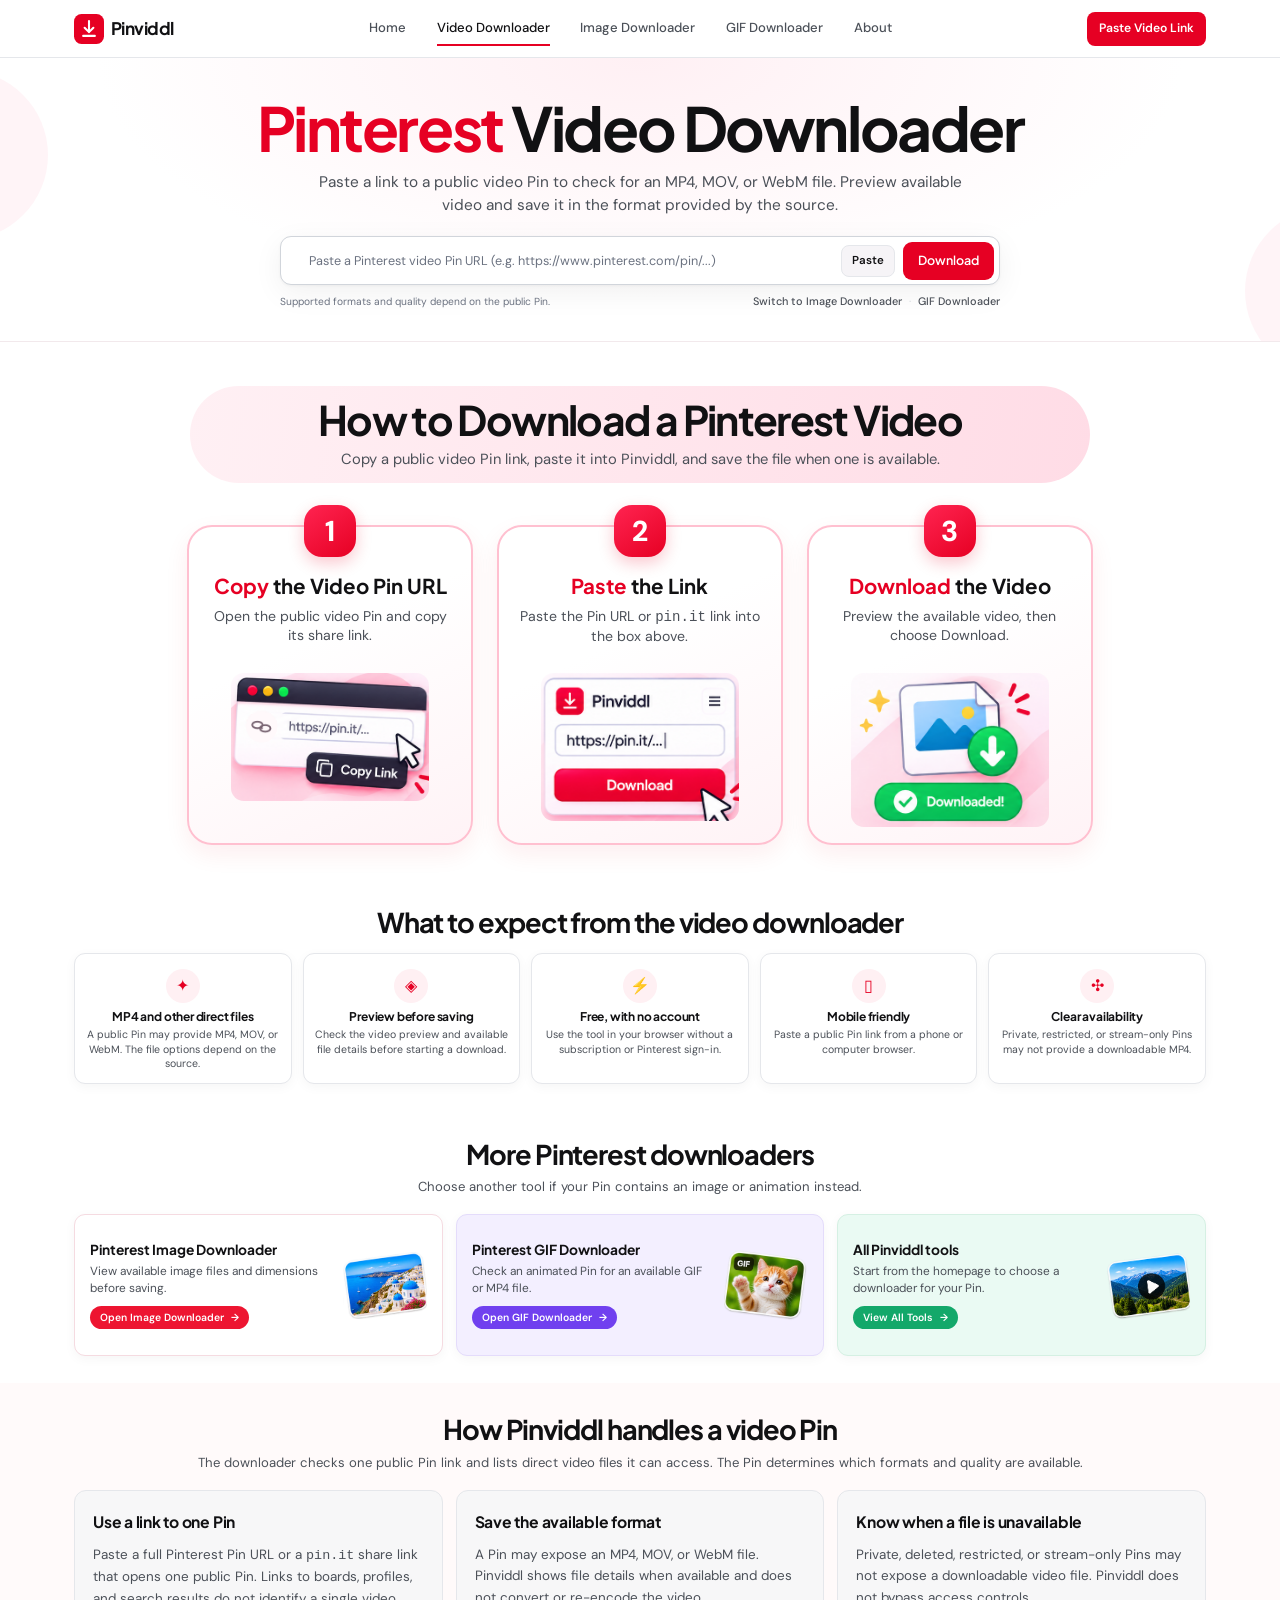
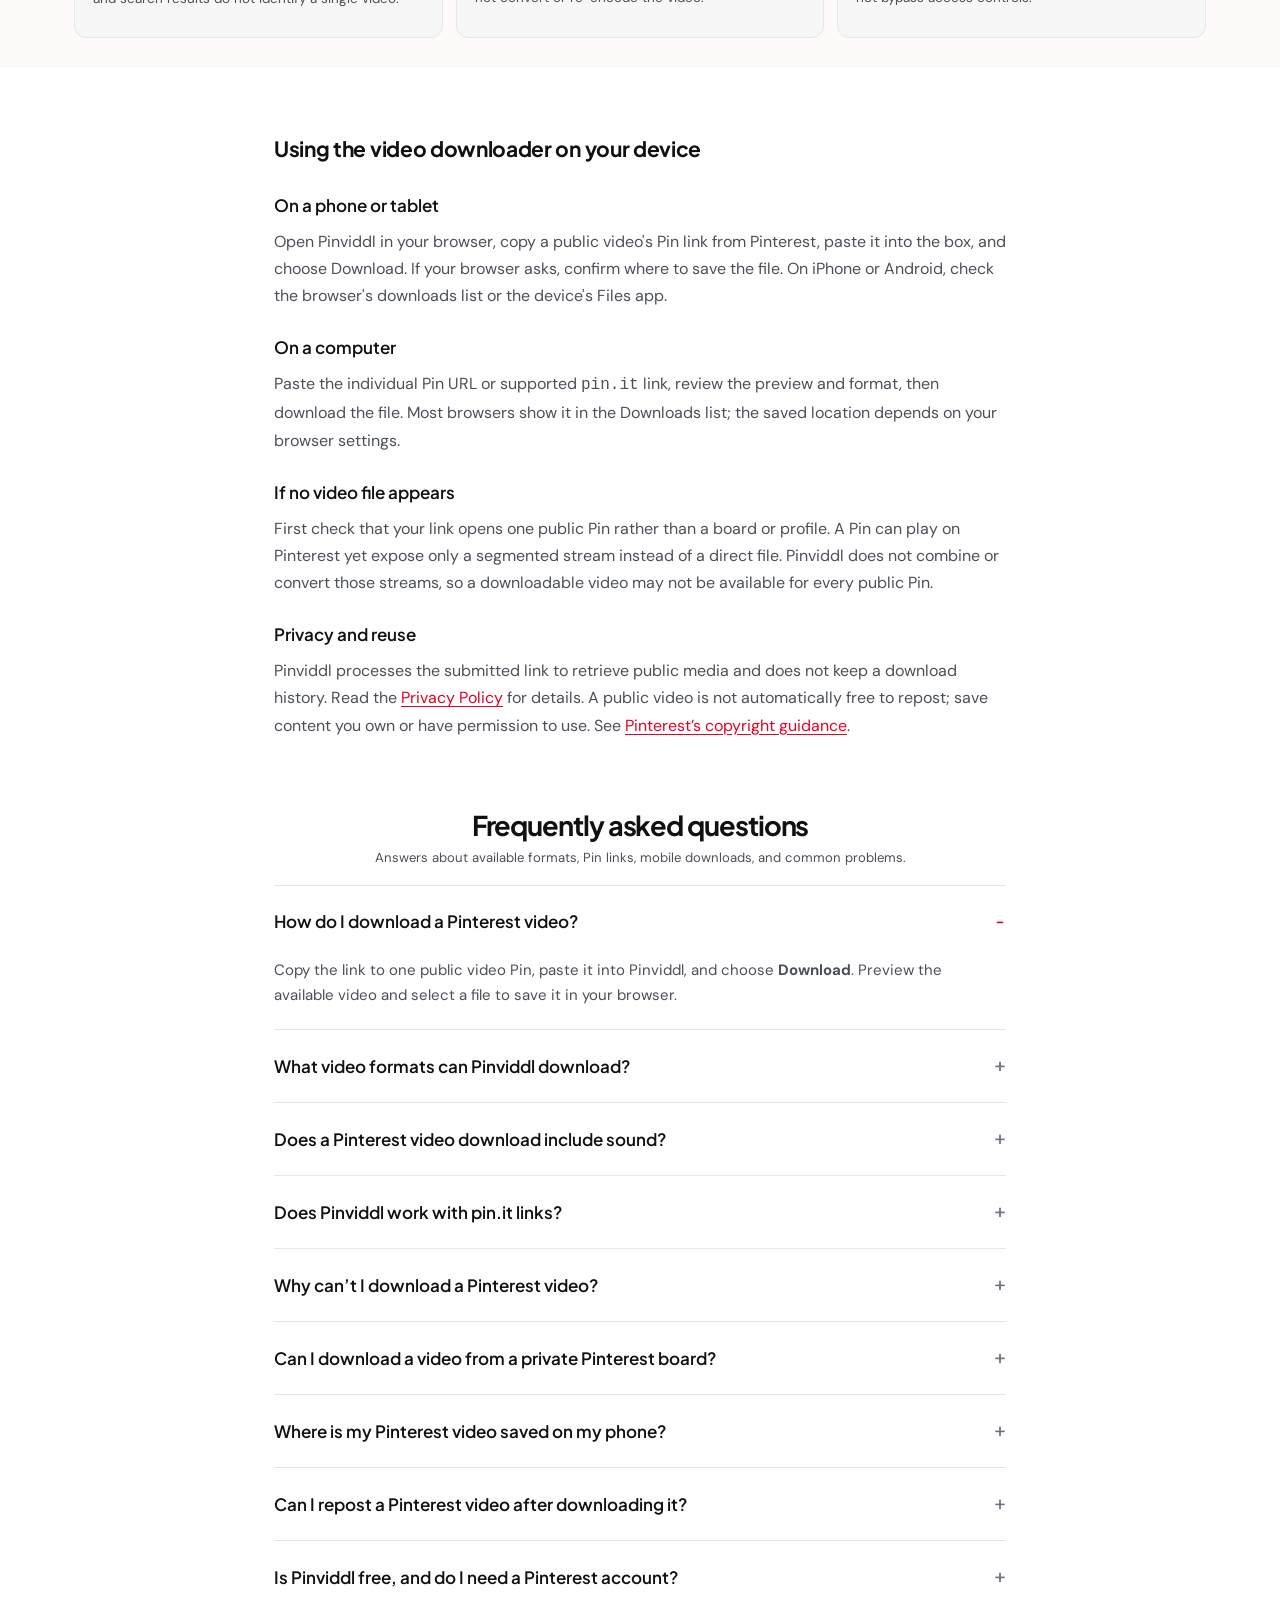
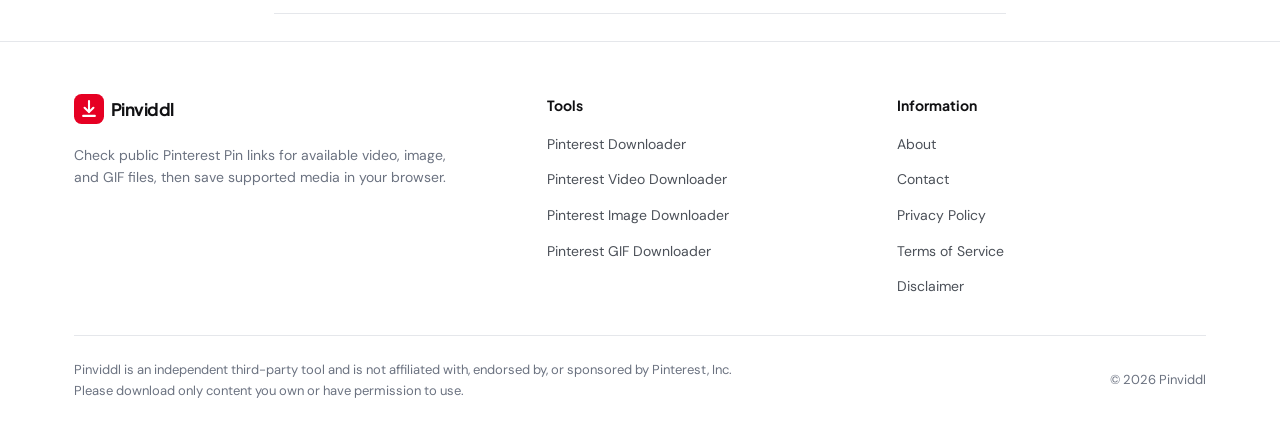
<file: pinterest-video-downloader.html>
<!doctype html>
<html lang="en">
  <head>
    <meta charset="UTF-8" />
    <meta name="viewport" content="width=device-width, initial-scale=1.0" />
    <!-- Google tag (gtag.js) -->
    <script async src="https://www.googletagmanager.com/gtag/js?id=G-D28LBZ52GX"></script>
    <script>
      window.dataLayer = window.dataLayer || [];
      function gtag(){dataLayer.push(arguments);}
      gtag('js', new Date());

      gtag('config', 'G-D28LBZ52GX');
    </script>
    <title>Pinterest Video Downloader - Download Pin Videos</title>
    <meta
      name="description"
      content="Download a video from a public Pinterest Pin with Pinviddl. Paste a Pin or pin.it link to preview MP4, MOV, or WebM files, then save a supported video."
    />
    <link rel="canonical" href="https://pinviddl.com/pinterest-video-downloader/" />
    <meta name="robots" content="index, follow" />
    <meta name="theme-color" content="#E60023" />

    <meta property="og:type" content="website" />
    <meta property="og:site_name" content="Pinviddl" />
    <meta property="og:url" content="https://pinviddl.com/pinterest-video-downloader/" />
    <meta property="og:title" content="Pinterest Video Downloader - Download Pin Videos" />
    <meta
      property="og:description"
      content="Download a video from a public Pinterest Pin with Pinviddl. Paste a Pin or pin.it link to preview MP4, MOV, or WebM files, then save a supported video."
    />

    <meta name="twitter:card" content="summary" />
    <meta name="twitter:title" content="Pinterest Video Downloader - Download Pin Videos" />
    <meta
      name="twitter:description"
      content="Download a video from a public Pinterest Pin with Pinviddl. Paste a Pin or pin.it link to preview MP4, MOV, or WebM files, then save a supported video."
    />

    <link rel="icon" type="image/svg+xml" href="/favicon.svg" />
    <link rel="preconnect" href="https://fonts.googleapis.com" />
    <link rel="preconnect" href="https://fonts.gstatic.com" crossorigin />
    <link
      href="https://fonts.googleapis.com/css2?family=DM+Sans:wght@400;500;600;700&family=JetBrains+Mono:wght@400;500;600&family=Plus+Jakarta+Sans:wght@600;700&display=swap"
      rel="stylesheet"
    />
    <link rel="stylesheet" href="/assets/css/style.css?v=20261123-mobile5" />

    <script type="application/ld+json">
      {
        "@context": "https://schema.org",
        "@graph": [
          {
            "@type": "Organization",
            "@id": "https://pinviddl.com/#organization",
            "name": "Pinviddl",
            "url": "https://pinviddl.com/",
            "logo": "https://pinviddl.com/assets/images/logo.svg"
          },
          {
            "@type": "WebSite",
            "@id": "https://pinviddl.com/#website",
            "url": "https://pinviddl.com/",
            "name": "Pinviddl",
            "alternateName": "pinviddl.com",
            "publisher": {
              "@id": "https://pinviddl.com/#organization"
            },
            "inLanguage": "en"
          },
          {
            "@type": "WebPage",
            "@id": "https://pinviddl.com/pinterest-video-downloader/#webpage",
            "url": "https://pinviddl.com/pinterest-video-downloader/",
            "name": "Pinterest Video Downloader | Pinviddl",
            "description": "Download a video from a public Pinterest Pin with Pinviddl. Paste a Pin or pin.it link to preview MP4, MOV, or WebM files, then save a supported video.",
            "isPartOf": {
              "@id": "https://pinviddl.com/#website"
            },
            "about": {
              "@id": "https://pinviddl.com/#organization"
            },
            "breadcrumb": {
              "@id": "https://pinviddl.com/pinterest-video-downloader/#breadcrumb"
            },
            "inLanguage": "en"
          },
          {
            "@type": "BreadcrumbList",
            "itemListElement": [
              {
                "@type": "ListItem",
                "position": 1,
                "name": "Home",
                "item": "https://pinviddl.com/"
              },
              {
                "@type": "ListItem",
                "position": 2,
                "name": "Pinterest Video Downloader",
                "item": "https://pinviddl.com/pinterest-video-downloader/"
              }
            ],
            "@id": "https://pinviddl.com/pinterest-video-downloader/#breadcrumb"
          },
          {
            "@type": "FAQPage",
            "mainEntity": [
              {
                "@type": "Question",
                "name": "How do I download a Pinterest video?",
                "acceptedAnswer": {
                  "@type": "Answer",
                  "text": "Copy the link to one public video Pin, paste it into Pinviddl, and choose Download. Preview the available video and select a file to save it in your browser."
                }
              },
              {
                "@type": "Question",
                "name": "What video formats can Pinviddl download?",
                "acceptedAnswer": {
                  "@type": "Answer",
                  "text": "Pinviddl can save direct MP4, MOV, or WebM files when they are available from a public Pin. The format depends on the source, and Pinviddl does not convert video files."
                }
              },
              {
                "@type": "Question",
                "name": "Does a Pinterest video download include sound?",
                "acceptedAnswer": {
                  "@type": "Answer",
                  "text": "If the video file provided by the Pin includes an audio track, the downloaded file keeps it. Pinviddl does not re-encode video files."
                }
              },
              {
                "@type": "Question",
                "name": "Does Pinviddl work with pin.it links?",
                "acceptedAnswer": {
                  "@type": "Answer",
                  "text": "Yes. Paste a pin.it link if it opens one public Pinterest Pin. Links to boards, profiles, and search results are not supported."
                }
              },
              {
                "@type": "Question",
                "name": "Why can’t I download a Pinterest video?",
                "acceptedAnswer": {
                  "@type": "Answer",
                  "text": "Check that the link opens one public Pin. The Pin may be private, deleted, or restricted, or it may not expose a direct video file that Pinviddl can download."
                }
              },
              {
                "@type": "Question",
                "name": "Can I download a video from a private Pinterest board?",
                "acceptedAnswer": {
                  "@type": "Answer",
                  "text": "No. Pinviddl works with publicly accessible Pins and does not bypass private boards or sign-in restrictions."
                }
              },
              {
                "@type": "Question",
                "name": "Where is my Pinterest video saved on my phone?",
                "acceptedAnswer": {
                  "@type": "Answer",
                  "text": "Your browser usually lists the download in its Downloads section. On a phone, check the browser’s download list or the device’s Files app; the exact location depends on your settings."
                }
              },
              {
                "@type": "Question",
                "name": "Can I repost a Pinterest video after downloading it?",
                "acceptedAnswer": {
                  "@type": "Answer",
                  "text": "A public Pin is not automatically free to repost or reuse. Download videos you own or have permission to use, and check with the copyright holder when needed. See Pinterest’s copyright guidance."
                }
              },
              {
                "@type": "Question",
                "name": "Is Pinviddl free, and do I need a Pinterest account?",
                "acceptedAnswer": {
                  "@type": "Answer",
                  "text": "Yes. Pinviddl is free to use, and you do not need a Pinterest sign-in or Pinviddl account. The tool can only check Pins that are publicly accessible."
                }
              }
            ],
            "@id": "https://pinviddl.com/pinterest-video-downloader/#faq",
            "url": "https://pinviddl.com/pinterest-video-downloader/",
            "isPartOf": {
              "@id": "https://pinviddl.com/pinterest-video-downloader/#webpage"
            }
          }
        ]
      }
    </script>
  </head>
  <body class="home-page media-downloader-page video-downloader-page">
    <a class="skip-link" href="#main-content">Skip to main content</a>

    <header class="site-header">
      <div class="container header-inner">
        <a href="/" class="brand-link" aria-label="Pinviddl Home">
          <img src="/assets/images/logo.svg" alt="" width="30" height="30" />
          <span>Pinviddl</span>
        </a>

        <nav class="primary-nav" aria-label="Primary navigation">
          <a href="/" class="nav-link">Home</a>
          <a href="/pinterest-video-downloader" class="nav-link" aria-current="page">Video Downloader</a>
          <a href="/pinterest-image-downloader" class="nav-link">Image Downloader</a>
          <a href="/pinterest-gif-downloader" class="nav-link">GIF Downloader</a>
          <a href="/about" class="nav-link">About</a>
        </nav>

        <div class="header-actions">
          <a href="#downloader" class="header-cta">Paste Video Link</a>
          <button
            type="button"
            id="mobile-menu-toggle"
            class="mobile-menu-btn"
            aria-label="Toggle navigation menu"
            aria-expanded="false"
            aria-controls="mobile-drawer"
          >
            <svg width="20" height="20" viewBox="0 0 24 24" fill="none" stroke="currentColor" stroke-width="2" aria-hidden="true">
              <line x1="4" y1="7" x2="20" y2="7" />
              <line x1="4" y1="12" x2="20" y2="12" />
              <line x1="4" y1="17" x2="20" y2="17" />
            </svg>
          </button>
        </div>
      </div>
    </header>

    <div id="mobile-drawer" class="mobile-drawer" aria-label="Mobile navigation">
      <ul class="mobile-nav-list">
        <li><a href="/" class="mobile-nav-link">Home</a></li>
        <li><a href="/pinterest-video-downloader" class="mobile-nav-link" aria-current="page">Pinterest Video Downloader</a></li>
        <li><a href="/pinterest-image-downloader" class="mobile-nav-link">Pinterest Image Downloader</a></li>
        <li><a href="/pinterest-gif-downloader" class="mobile-nav-link">Pinterest GIF Downloader</a></li>
        <li><a href="/about" class="mobile-nav-link">About</a></li>
        <li><a href="/contact" class="mobile-nav-link">Contact</a></li>
      </ul>
    </div>

    <main id="main-content">

      <section class="hero-section" id="downloader">
        <div class="container">
          <div class="hero-content">
            <h1 class="hero-title"><span>Pinterest</span> Video Downloader</h1>
            <p class="hero-subtitle">
              Paste a link to a public video Pin to check for an MP4, MOV, or WebM file. Preview available video and save it in the format provided by the source.
            </p>

            <form id="downloader-form" class="downloader-form" novalidate>
              <label for="pin-url-input" class="sr-only">Pinterest Video Pin URL</label>
              <div class="input-shell">
                <div class="url-input-wrap">
                  <input
                    id="pin-url-input"
                    name="url"
                    type="url"
                    class="url-input"
                    placeholder="Paste a Pinterest video Pin URL (e.g. https://www.pinterest.com/pin/...)"
                    autocomplete="off"
                    spellcheck="false"
                    inputmode="url"
                    required
                  />
                </div>
                <div class="input-controls">
                  <button type="button" id="paste-btn" class="btn-secondary-inline">Paste</button>
                  <button type="button" id="clear-btn" class="btn-clear" hidden>Clear</button>
                  <button type="submit" id="download-submit-btn" class="btn-primary">Download</button>
                </div>
              </div>

              <div class="form-meta-row">
                <p class="form-hint">Supported formats and quality depend on the public Pin.</p>
                <div class="tool-switcher">
                  <a href="/pinterest-image-downloader">Switch to Image Downloader</a>
                  <span class="meta-dot" aria-hidden="true">·</span>
                  <a href="/pinterest-gif-downloader">GIF Downloader</a>
                </div>
              </div>
            </form>
          </div>

          <div id="result-section" class="result-section" aria-live="polite" hidden></div>
        </div>
      </section>

      <section class="section-band section-band--tinted" id="how-to-download">
        <div class="container">
          <div class="section-header">
            <h2 class="section-title">How to Download a Pinterest Video</h2>
            <p class="section-lead">Copy a public video Pin link, paste it into Pinviddl, and save the file when one is available.</p>
          </div>

          <ol class="steps-grid">
            <li class="step-card">
              <span class="step-index">1</span>
              <h3 class="step-title"><span>Copy</span> the Video Pin URL</h3>
              <p class="step-desc">Open the public video Pin and copy its share link.</p>
              <img class="step-illustration" src="/assets/images/guide-step-copy.png" alt="Copying a link to a Pinterest video Pin" loading="lazy" width="455" height="294" />
            </li>
            <li class="step-card">
              <span class="step-index">2</span>
              <h3 class="step-title"><span>Paste</span> the Link</h3>
              <p class="step-desc">Paste the Pin URL or <code>pin.it</code> link into the box above.</p>
              <img class="step-illustration" src="/assets/images/guide-step-paste.png" alt="Pasting a Pinterest video link into Pinviddl" loading="lazy" width="435" height="326" />
            </li>
            <li class="step-card">
              <span class="step-index">3</span>
              <h3 class="step-title"><span>Download</span> the Video</h3>
              <p class="step-desc">Preview the available video, then choose Download.</p>
              <img class="step-illustration" src="/assets/images/guide-step-download.png" alt="Saving the available video file" loading="lazy" width="450" height="350" />
            </li>
          </ol>
        </div>
      </section>

      <section class="section-band home-benefits" id="features">
        <div class="container">
          <div class="section-header">
            <h2 class="section-title">What to expect from the video downloader</h2>
          </div>
          <div class="features-bento">
            <article class="feature-item">
              <h3 class="feature-title">MP4 and other direct files</h3>
              <p class="feature-desc">A public Pin may provide MP4, MOV, or WebM. The file options depend on the source.</p>
            </article>
            <article class="feature-item">
              <h3 class="feature-title">Preview before saving</h3>
              <p class="feature-desc">Check the video preview and available file details before starting a download.</p>
            </article>
            <article class="feature-item">
              <h3 class="feature-title">Free, with no account</h3>
              <p class="feature-desc">Use the tool in your browser without a subscription or Pinterest sign-in.</p>
            </article>
            <article class="feature-item">
              <h3 class="feature-title">Mobile friendly</h3>
              <p class="feature-desc">Paste a public Pin link from a phone or computer browser.</p>
            </article>
            <article class="feature-item">
              <h3 class="feature-title">Clear availability</h3>
              <p class="feature-desc">Private, restricted, or stream-only Pins may not provide a downloadable MP4.</p>
            </article>
          </div>
        </div>
      </section>

      <section class="section-band section-band--tinted tools-showcase" aria-labelledby="tools-heading">
        <div class="container">
          <div class="section-header">
            <h2 class="section-title" id="tools-heading">More Pinterest downloaders</h2>
            <p class="section-lead">Choose another tool if your Pin contains an image or animation instead.</p>
          </div>
          <div class="tools-grid">
            <a href="/pinterest-image-downloader" class="tool-link-card">
              <div class="tool-card-copy">
                <h3 class="tool-link-title">Pinterest Image Downloader</h3>
                <p class="tool-link-desc">View available image files and dimensions before saving.</p>
                <span class="tool-link-cta">Open Image Downloader <span aria-hidden="true">→</span></span>
              </div>
              <img class="tool-media-preview" src="/assets/images/home-image-preview.png" alt="Blue seaside image preview" loading="lazy" width="135" height="126" />
            </a>
            <a href="/pinterest-gif-downloader" class="tool-link-card">
              <div class="tool-card-copy">
                <h3 class="tool-link-title">Pinterest GIF Downloader</h3>
                <p class="tool-link-desc">Check an animated Pin for an available GIF or MP4 file.</p>
                <span class="tool-link-cta">Open GIF Downloader <span aria-hidden="true">→</span></span>
              </div>
              <img class="tool-media-preview" src="/assets/images/home-gif-preview.png" alt="Animated kitten preview" loading="lazy" width="132" height="126" />
            </a>
            <a href="/" class="tool-link-card">
              <div class="tool-card-copy">
                <h3 class="tool-link-title">All Pinviddl tools</h3>
                <p class="tool-link-desc">Start from the homepage to choose a downloader for your Pin.</p>
                <span class="tool-link-cta">View All Tools <span aria-hidden="true">→</span></span>
              </div>
              <img class="tool-media-preview" src="/assets/images/home-video-preview.png" alt="Video preview with a play button" loading="lazy" width="135" height="126" />
            </a>
          </div>
        </div>
      </section>

      <section class="section-band" id="pinterest-download-guide">
        <div class="container">
          <div class="section-header">
            <h2 class="section-title">How Pinviddl handles a video Pin</h2>
            <p class="section-lead">The downloader checks one public Pin link and lists direct video files it can access. The Pin determines which formats and quality are available.</p>
          </div>
          <div class="features-bento">
            <article class="feature-item">
              <h3 class="feature-title">Use a link to one Pin</h3>
              <p class="feature-desc">Paste a full Pinterest Pin URL or a <code>pin.it</code> share link that opens one public Pin. Links to boards, profiles, and search results do not identify a single video.</p>
            </article>
            <article class="feature-item">
              <h3 class="feature-title">Save the available format</h3>
              <p class="feature-desc">A Pin may expose an MP4, MOV, or WebM file. Pinviddl shows file details when available and does not convert or re-encode the video.</p>
            </article>
            <article class="feature-item">
              <h3 class="feature-title">Know when a file is unavailable</h3>
              <p class="feature-desc">Private, deleted, restricted, or stream-only Pins may not expose a downloadable video file. Pinviddl does not bypass access controls.</p>
            </article>
          </div>
        </div>
      </section>

      <section class="section-band section-band--tinted" id="download-tips">
        <div class="container-narrow">
          <div class="prose-body">
            <h2>Using the video downloader on your device</h2>
            <h3>On a phone or tablet</h3>
            <p>Open Pinviddl in your browser, copy a public video's Pin link from Pinterest, paste it into the box, and choose Download. If your browser asks, confirm where to save the file. On iPhone or Android, check the browser's downloads list or the device's Files app.</p>
            <h3>On a computer</h3>
            <p>Paste the individual Pin URL or supported <code>pin.it</code> link, review the preview and format, then download the file. Most browsers show it in the Downloads list; the saved location depends on your browser settings.</p>
            <h3>If no video file appears</h3>
            <p>First check that your link opens one public Pin rather than a board or profile. A Pin can play on Pinterest yet expose only a segmented stream instead of a direct file. Pinviddl does not combine or convert those streams, so a downloadable video may not be available for every public Pin.</p>
            <h3>Privacy and reuse</h3>
            <p>Pinviddl processes the submitted link to retrieve public media and does not keep a download history. Read the <a href="/privacy-policy">Privacy Policy</a> for details. A public video is not automatically free to repost; save content you own or have permission to use. See <a href="https://help.pinterest.com/en/article/copyright" target="_blank" rel="noopener noreferrer">Pinterest’s copyright guidance</a>.</p>
          </div>
        </div>
      </section>

      <section class="section-band">
        <div class="container-narrow">
          <div class="section-header">
            <h2 class="section-title">Frequently asked questions</h2>
            <p class="section-lead">Answers about available formats, Pin links, mobile downloads, and common problems.</p>
          </div>

          <div class="faq-list">
            <details class="faq-item" open>
              <summary class="faq-question">How do I download a Pinterest video?</summary>
              <div class="faq-answer">
                <p>
                  Copy the link to one public video Pin, paste it into Pinviddl, and choose <strong>Download</strong>. Preview the available video and select a file to save it in your browser.
                </p>
              </div>
            </details>

            <details class="faq-item">
              <summary class="faq-question">What video formats can Pinviddl download?</summary>
              <div class="faq-answer">
                <p>
                  Pinviddl can save direct MP4, MOV, or WebM files when they are available from a public Pin. The format depends on the source, and Pinviddl does not convert video files.
                </p>
              </div>
            </details>

            <details class="faq-item">
              <summary class="faq-question">Does a Pinterest video download include sound?</summary>
              <div class="faq-answer">
                <p>
                  If the video file provided by the Pin includes an audio track, the downloaded file keeps it. Pinviddl does not re-encode video files.
                </p>
              </div>
            </details>

            <details class="faq-item">
              <summary class="faq-question">Does Pinviddl work with pin.it links?</summary>
              <div class="faq-answer">
                <p>Yes. Paste a <code>pin.it</code> link if it opens one public Pinterest Pin. Links to boards, profiles, and search results are not supported.</p>
              </div>
            </details>

            <details class="faq-item">
              <summary class="faq-question">Why can’t I download a Pinterest video?</summary>
              <div class="faq-answer">
                <p>Check that the link opens one public Pin. The Pin may be private, deleted, or restricted, or it may not expose a direct video file that Pinviddl can download.</p>
              </div>
            </details>

            <details class="faq-item">
              <summary class="faq-question">Can I download a video from a private Pinterest board?</summary>
              <div class="faq-answer">
                <p>No. Pinviddl works with publicly accessible Pins and does not bypass private boards or sign-in restrictions.</p>
              </div>
            </details>

            <details class="faq-item">
              <summary class="faq-question">Where is my Pinterest video saved on my phone?</summary>
              <div class="faq-answer">
                <p>Your browser usually lists the download in its Downloads section. On a phone, check the browser’s download list or the device’s Files app; the exact location depends on your settings.</p>
              </div>
            </details>

            <details class="faq-item">
              <summary class="faq-question">Can I repost a Pinterest video after downloading it?</summary>
              <div class="faq-answer">
                <p>A public Pin is not automatically free to repost or reuse. Download videos you own or have permission to use, and check with the copyright holder when needed. See <a href="https://help.pinterest.com/en/article/copyright" target="_blank" rel="noopener noreferrer">Pinterest’s copyright guidance</a>.</p>
              </div>
            </details>

            <details class="faq-item">
              <summary class="faq-question">Is Pinviddl free, and do I need a Pinterest account?</summary>
              <div class="faq-answer">
                <p>Yes. Pinviddl is free to use, and you do not need a Pinterest sign-in or Pinviddl account. The tool can only check Pins that are publicly accessible.</p>
              </div>
            </details>
          </div>
        </div>
      </section>
    </main>

    <footer class="site-footer">
      <div class="container">
        <div class="footer-top">
          <div>
            <a href="/" class="brand-link">
              <img src="/assets/images/logo.svg" alt="" width="28" height="28" loading="lazy" />
              <span>Pinviddl</span>
            </a>
            <p class="footer-brand-desc">
              Check public Pinterest Pin links for available video, image, and GIF files, then save supported media in your browser.
            </p>
          </div>

          <div>
            <h2 class="footer-col-title">Tools</h2>
            <ul class="footer-links">
              <li><a href="/">Pinterest Downloader</a></li>
              <li><a href="/pinterest-video-downloader">Pinterest Video Downloader</a></li>
              <li><a href="/pinterest-image-downloader">Pinterest Image Downloader</a></li>
              <li><a href="/pinterest-gif-downloader">Pinterest GIF Downloader</a></li>
            </ul>
          </div>

          <div>
            <h2 class="footer-col-title">Information</h2>
            <ul class="footer-links">
              <li><a href="/about">About</a></li>
              <li><a href="/contact">Contact</a></li>
              <li><a href="/privacy-policy">Privacy Policy</a></li>
              <li><a href="/terms">Terms of Service</a></li>
              <li><a href="/disclaimer">Disclaimer</a></li>
            </ul>
          </div>
        </div>

        <div class="footer-bottom">
          <p class="footer-disclaimer">
            Pinviddl is an independent third-party tool and is not affiliated with, endorsed by, or sponsored by Pinterest, Inc. Please download only content you own or have permission to use.
          </p>
          <span>© 2026 Pinviddl</span>
        </div>
      </div>
    </footer>

    <script src="/assets/js/config.js" defer></script>
    <script src="/assets/js/app.js" defer></script>
  </body>
</html>
</file>
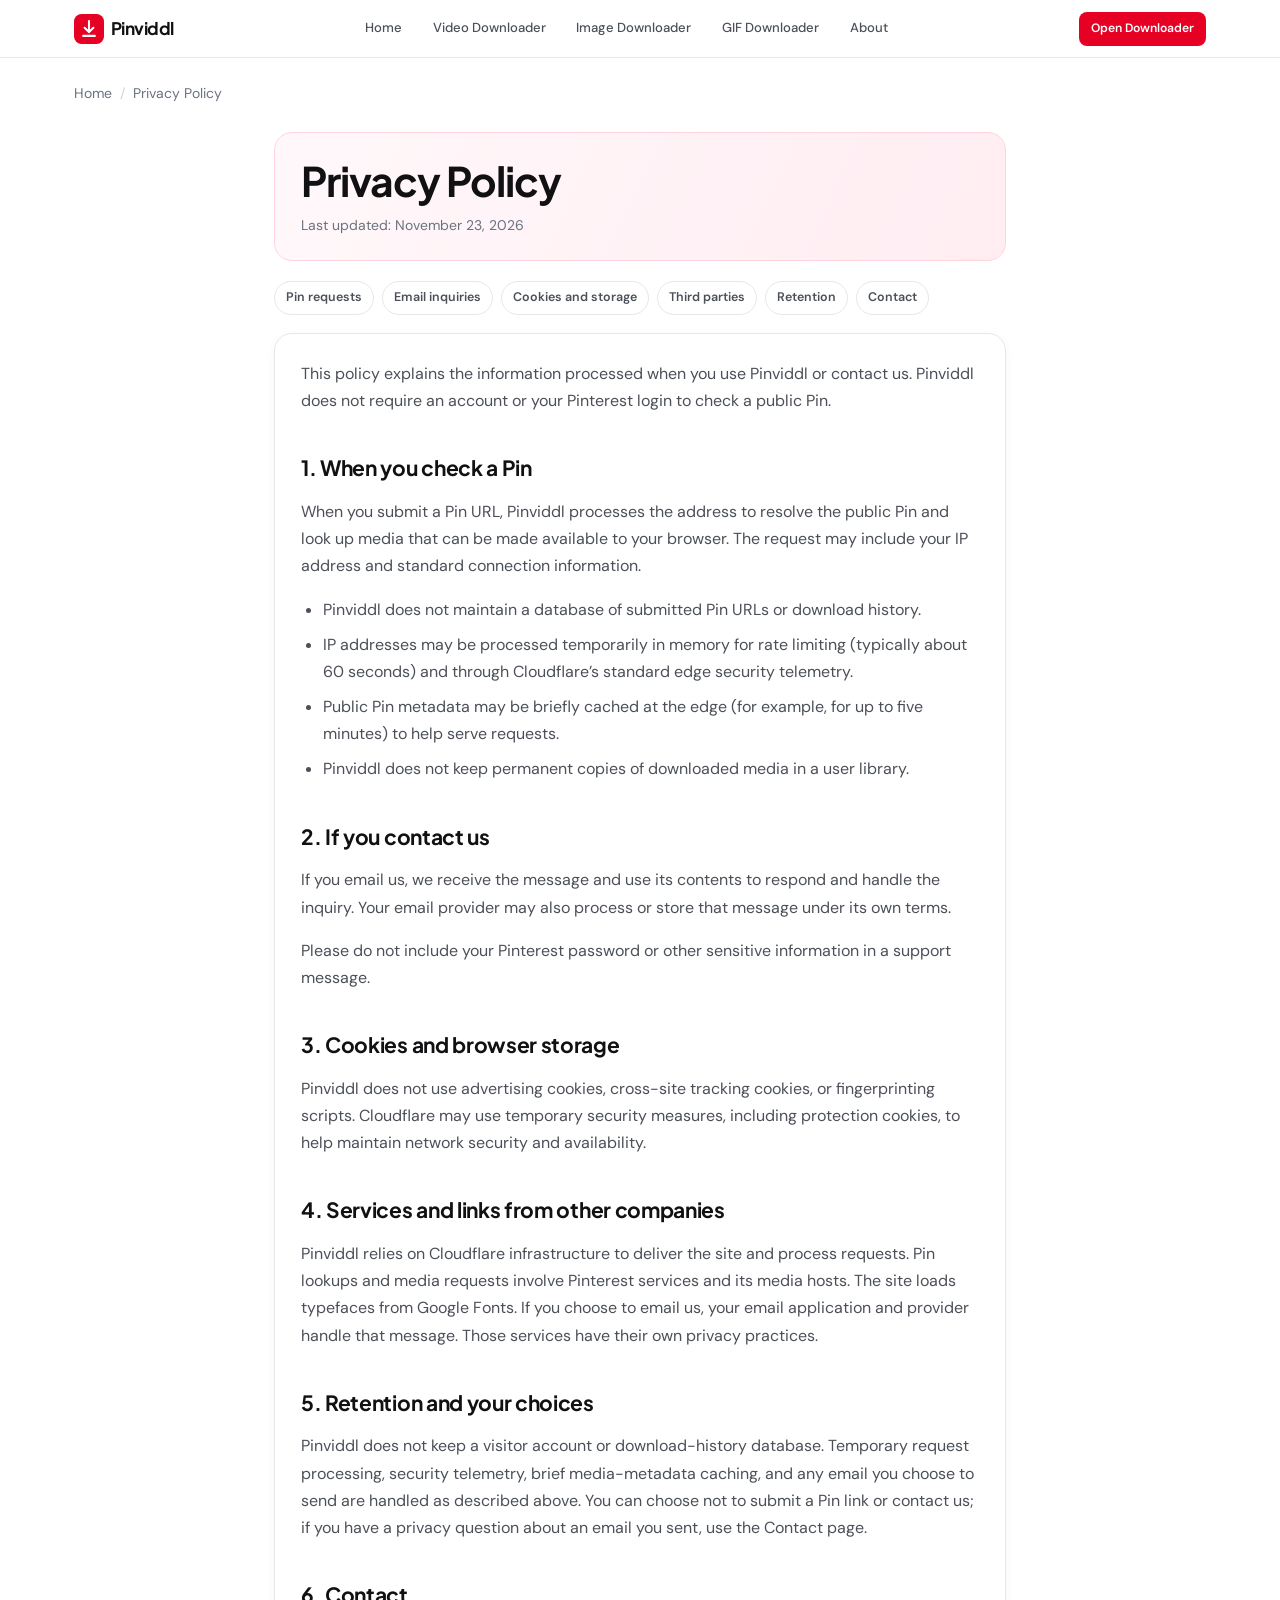
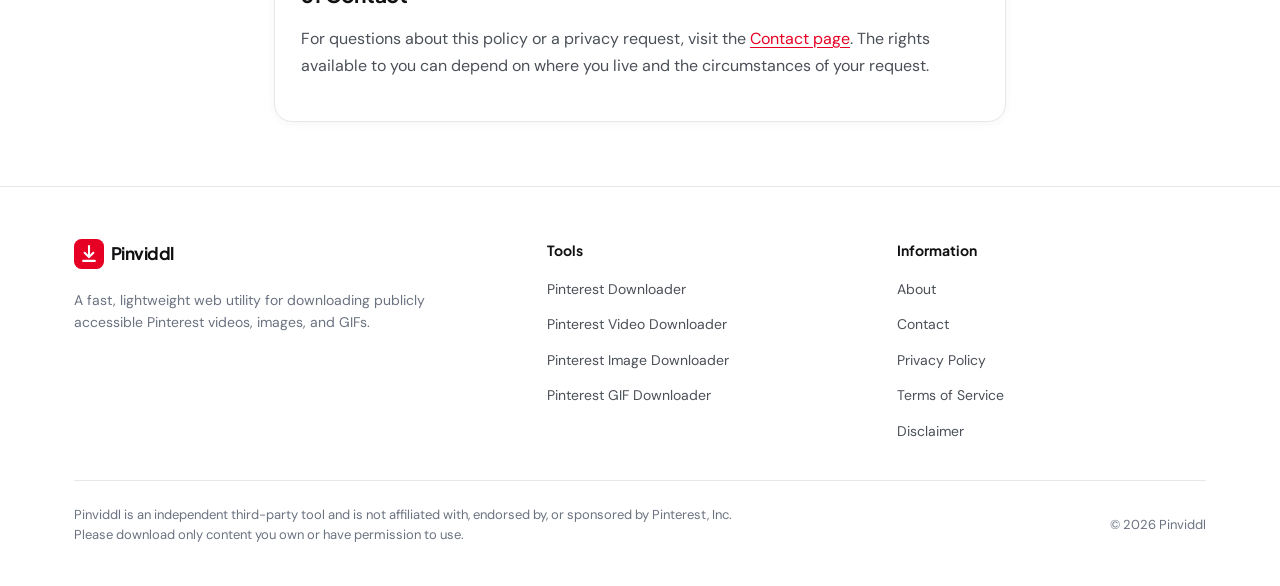
<file: privacy-policy.html>
<!doctype html>
<html lang="en">
  <head>
    <meta charset="UTF-8" />
    <meta name="viewport" content="width=device-width, initial-scale=1.0" />
    <!-- Google tag (gtag.js) -->
    <script async src="https://www.googletagmanager.com/gtag/js?id=G-D28LBZ52GX"></script>
    <script>
      window.dataLayer = window.dataLayer || [];
      function gtag(){dataLayer.push(arguments);}
      gtag('js', new Date());

      gtag('config', 'G-D28LBZ52GX');
    </script>
    <title>Pinviddl Privacy Policy </title>
    <meta
      name="description"
      content="Learn what Pinviddl processes when you check a public Pin, how support emails are handled, and what temporary security data may be used."
    />
    <link rel="canonical" href="https://pinviddl.com/privacy-policy/" />
    <meta name="robots" content="index, follow" />
    <meta name="theme-color" content="#E60023" />

    <meta property="og:type" content="website" />
    <meta property="og:site_name" content="Pinviddl" />
    <meta property="og:url" content="https://pinviddl.com/privacy-policy/" />
    <meta property="og:title" content="Pinviddl Privacy Policy | Data Practices" />
    <meta property="og:description" content="Learn what Pinviddl processes when you check a public Pin, how support emails are handled, and what temporary security data may be used." />

    <meta name="twitter:card" content="summary" />
    <meta name="twitter:title" content="Pinviddl Privacy Policy " />
    <meta name="twitter:description" content="Learn what Pinviddl processes when you check a public Pin, how support emails are handled, and what temporary security data may be used." />
    <link rel="icon" type="image/svg+xml" href="/favicon.svg" />
    <link rel="preconnect" href="https://fonts.googleapis.com" />
    <link rel="preconnect" href="https://fonts.gstatic.com" crossorigin />
    <link
      href="https://fonts.googleapis.com/css2?family=DM+Sans:wght@400;500;600;700&family=JetBrains+Mono:wght@400;500;600&family=Plus+Jakarta+Sans:wght@600;700&display=swap"
      rel="stylesheet"
    />
    <link rel="stylesheet" href="/assets/css/style.css?v=20261123-legal1" />

    <script type="application/ld+json">
      {
        "@context": "https://schema.org",
        "@graph": [
          {
            "@type": "Organization",
            "@id": "https://pinviddl.com/#organization",
            "name": "Pinviddl",
            "url": "https://pinviddl.com/",
            "logo": "https://pinviddl.com/assets/images/logo.svg"
          },
          {
            "@type": "WebSite",
            "@id": "https://pinviddl.com/#website",
            "url": "https://pinviddl.com/",
            "name": "Pinviddl",
            "alternateName": "pinviddl.com",
            "publisher": {
              "@id": "https://pinviddl.com/#organization"
            },
            "inLanguage": "en"
          },
          {
            "@type": "WebPage",
            "@id": "https://pinviddl.com/privacy-policy/#webpage",
            "url": "https://pinviddl.com/privacy-policy/",
            "name": "Pinviddl Privacy Policy | Data Practices",
            "description": "Learn what Pinviddl processes when you check a public Pin, how support emails are handled, and what temporary security data may be used.",
            "isPartOf": {
              "@id": "https://pinviddl.com/#website"
            },
            "about": {
              "@id": "https://pinviddl.com/#organization"
            },
            "breadcrumb": {
              "@id": "https://pinviddl.com/privacy-policy/#breadcrumb"
            },
            "inLanguage": "en"
          },
          {
            "@type": "BreadcrumbList",
            "@id": "https://pinviddl.com/privacy-policy/#breadcrumb",
            "itemListElement": [
              {
                "@type": "ListItem",
                "position": 1,
                "name": "Home",
                "item": "https://pinviddl.com/"
              },
              {
                "@type": "ListItem",
                "position": 2,
                "name": "Privacy Policy",
                "item": "https://pinviddl.com/privacy-policy/"
              }
            ]
          }
        ]
      }
    </script>
  </head>
  <body class="home-page legal-page privacy-page">
    <a class="skip-link" href="#main-content">Skip to main content</a>

    <header class="site-header">
      <div class="container header-inner">
        <a href="/" class="brand-link" aria-label="Pinviddl Home">
          <img src="/assets/images/logo.svg" alt="" width="30" height="30" />
          <span>Pinviddl</span>
        </a>
        <nav class="primary-nav" aria-label="Primary navigation">
          <a href="/" class="nav-link">Home</a>
          <a href="/pinterest-video-downloader" class="nav-link">Video Downloader</a>
          <a href="/pinterest-image-downloader" class="nav-link">Image Downloader</a>
          <a href="/pinterest-gif-downloader" class="nav-link">GIF Downloader</a>
          <a href="/about" class="nav-link">About</a>
        </nav>
        <div class="header-actions">
          <a href="/" class="header-cta">Open Downloader</a>
          <button type="button" id="mobile-menu-toggle" class="mobile-menu-btn" aria-label="Toggle navigation menu" aria-expanded="false" aria-controls="mobile-drawer">
            <svg width="20" height="20" viewBox="0 0 24 24" fill="none" stroke="currentColor" stroke-width="2" aria-hidden="true">
              <line x1="4" y1="7" x2="20" y2="7" />
              <line x1="4" y1="12" x2="20" y2="12" />
              <line x1="4" y1="17" x2="20" y2="17" />
            </svg>
          </button>
        </div>
      </div>
    </header>

    <div id="mobile-drawer" class="mobile-drawer" aria-label="Mobile navigation">
      <ul class="mobile-nav-list">
        <li><a href="/" class="mobile-nav-link">Home</a></li>
        <li><a href="/pinterest-video-downloader" class="mobile-nav-link">Pinterest Video Downloader</a></li>
        <li><a href="/pinterest-image-downloader" class="mobile-nav-link">Pinterest Image Downloader</a></li>
        <li><a href="/pinterest-gif-downloader" class="mobile-nav-link">Pinterest GIF Downloader</a></li>
        <li><a href="/about" class="mobile-nav-link">About</a></li>
        <li><a href="/contact" class="mobile-nav-link">Contact</a></li>
      </ul>
    </div>

    <main id="main-content">
      <nav class="breadcrumb-bar" aria-label="Breadcrumb">
        <div class="container">
          <ol class="breadcrumb-list">
            <li><a href="/">Home</a></li>
            <li class="breadcrumb-sep" aria-hidden="true">/</li>
            <li aria-current="page">Privacy Policy</li>
          </ol>
        </div>
      </nav>

      <article class="prose-page">
        <div class="container-narrow">
          <header class="prose-header">
            <h1 class="prose-title">Privacy Policy</h1>
            <p class="prose-meta">Last updated: November 23, 2026</p>
          </header>

          <nav class="legal-toc" aria-label="On this page">
            <a href="#request-data">Pin requests</a><a href="#contact-data">Email inquiries</a><a href="#cookies">Cookies and storage</a><a href="#third-parties">Third parties</a><a href="#retention">Retention</a><a href="#privacy-contact">Contact</a>
          </nav>

          <div class="prose-body legal-copy">
            <p>This policy explains the information processed when you use Pinviddl or contact us. Pinviddl does not require an account or your Pinterest login to check a public Pin.</p>

            <h2 id="request-data">1. When you check a Pin</h2>
            <p>When you submit a Pin URL, Pinviddl processes the address to resolve the public Pin and look up media that can be made available to your browser. The request may include your IP address and standard connection information.</p>
            <ul>
              <li>Pinviddl does not maintain a database of submitted Pin URLs or download history.</li>
              <li>IP addresses may be processed temporarily in memory for rate limiting (typically about 60 seconds) and through Cloudflare’s standard edge security telemetry.</li>
              <li>Public Pin metadata may be briefly cached at the edge (for example, for up to five minutes) to help serve requests.</li>
              <li>Pinviddl does not keep permanent copies of downloaded media in a user library.</li>
            </ul>

            <h2 id="contact-data">2. If you contact us</h2>
            <p>If you email us, we receive the message and use its contents to respond and handle the inquiry. Your email provider may also process or store that message under its own terms.</p>
            <p>Please do not include your Pinterest password or other sensitive information in a support message.</p>

            <h2 id="cookies">3. Cookies and browser storage</h2>
            <p>Pinviddl does not use advertising cookies, cross-site tracking cookies, or fingerprinting scripts. Cloudflare may use temporary security measures, including protection cookies, to help maintain network security and availability.</p>

            <h2 id="third-parties">4. Services and links from other companies</h2>
            <p>Pinviddl relies on Cloudflare infrastructure to deliver the site and process requests. Pin lookups and media requests involve Pinterest services and its media hosts. The site loads typefaces from Google Fonts. If you choose to email us, your email application and provider handle that message. Those services have their own privacy practices.</p>

            <h2 id="retention">5. Retention and your choices</h2>
            <p>Pinviddl does not keep a visitor account or download-history database. Temporary request processing, security telemetry, brief media-metadata caching, and any email you choose to send are handled as described above. You can choose not to submit a Pin link or contact us; if you have a privacy question about an email you sent, use the Contact page.</p>

            <h2 id="privacy-contact">6. Contact</h2>
            <p>For questions about this policy or a privacy request, visit the <a href="/contact">Contact page</a>. The rights available to you can depend on where you live and the circumstances of your request.</p>
          </div>
        </div>
      </article>
    </main>

    <footer class="site-footer">
      <div class="container">
        <div class="footer-top">
          <div>
            <a href="/" class="brand-link">
              <img src="/assets/images/logo.svg" alt="" width="28" height="28" loading="lazy" />
              <span>Pinviddl</span>
            </a>
            <p class="footer-brand-desc">A fast, lightweight web utility for downloading publicly accessible Pinterest videos, images, and GIFs.</p>
          </div>
          <div>
            <h2 class="footer-col-title">Tools</h2>
            <ul class="footer-links">
              <li><a href="/">Pinterest Downloader</a></li>
              <li><a href="/pinterest-video-downloader">Pinterest Video Downloader</a></li>
              <li><a href="/pinterest-image-downloader">Pinterest Image Downloader</a></li>
              <li><a href="/pinterest-gif-downloader">Pinterest GIF Downloader</a></li>
            </ul>
          </div>
          <div>
            <h2 class="footer-col-title">Information</h2>
            <ul class="footer-links">
              <li><a href="/about">About</a></li>
              <li><a href="/contact">Contact</a></li>
              <li><a href="/privacy-policy">Privacy Policy</a></li>
              <li><a href="/terms">Terms of Service</a></li>
              <li><a href="/disclaimer">Disclaimer</a></li>
            </ul>
          </div>
        </div>
        <div class="footer-bottom">
          <p class="footer-disclaimer">Pinviddl is an independent third-party tool and is not affiliated with, endorsed by, or sponsored by Pinterest, Inc. Please download only content you own or have permission to use.</p>
          <span>© 2026 Pinviddl</span>
        </div>
      </div>
    </footer>

    <script src="/assets/js/config.js" defer></script>
    <script src="/assets/js/app.js" defer></script>
  </body>
</html>
</file>
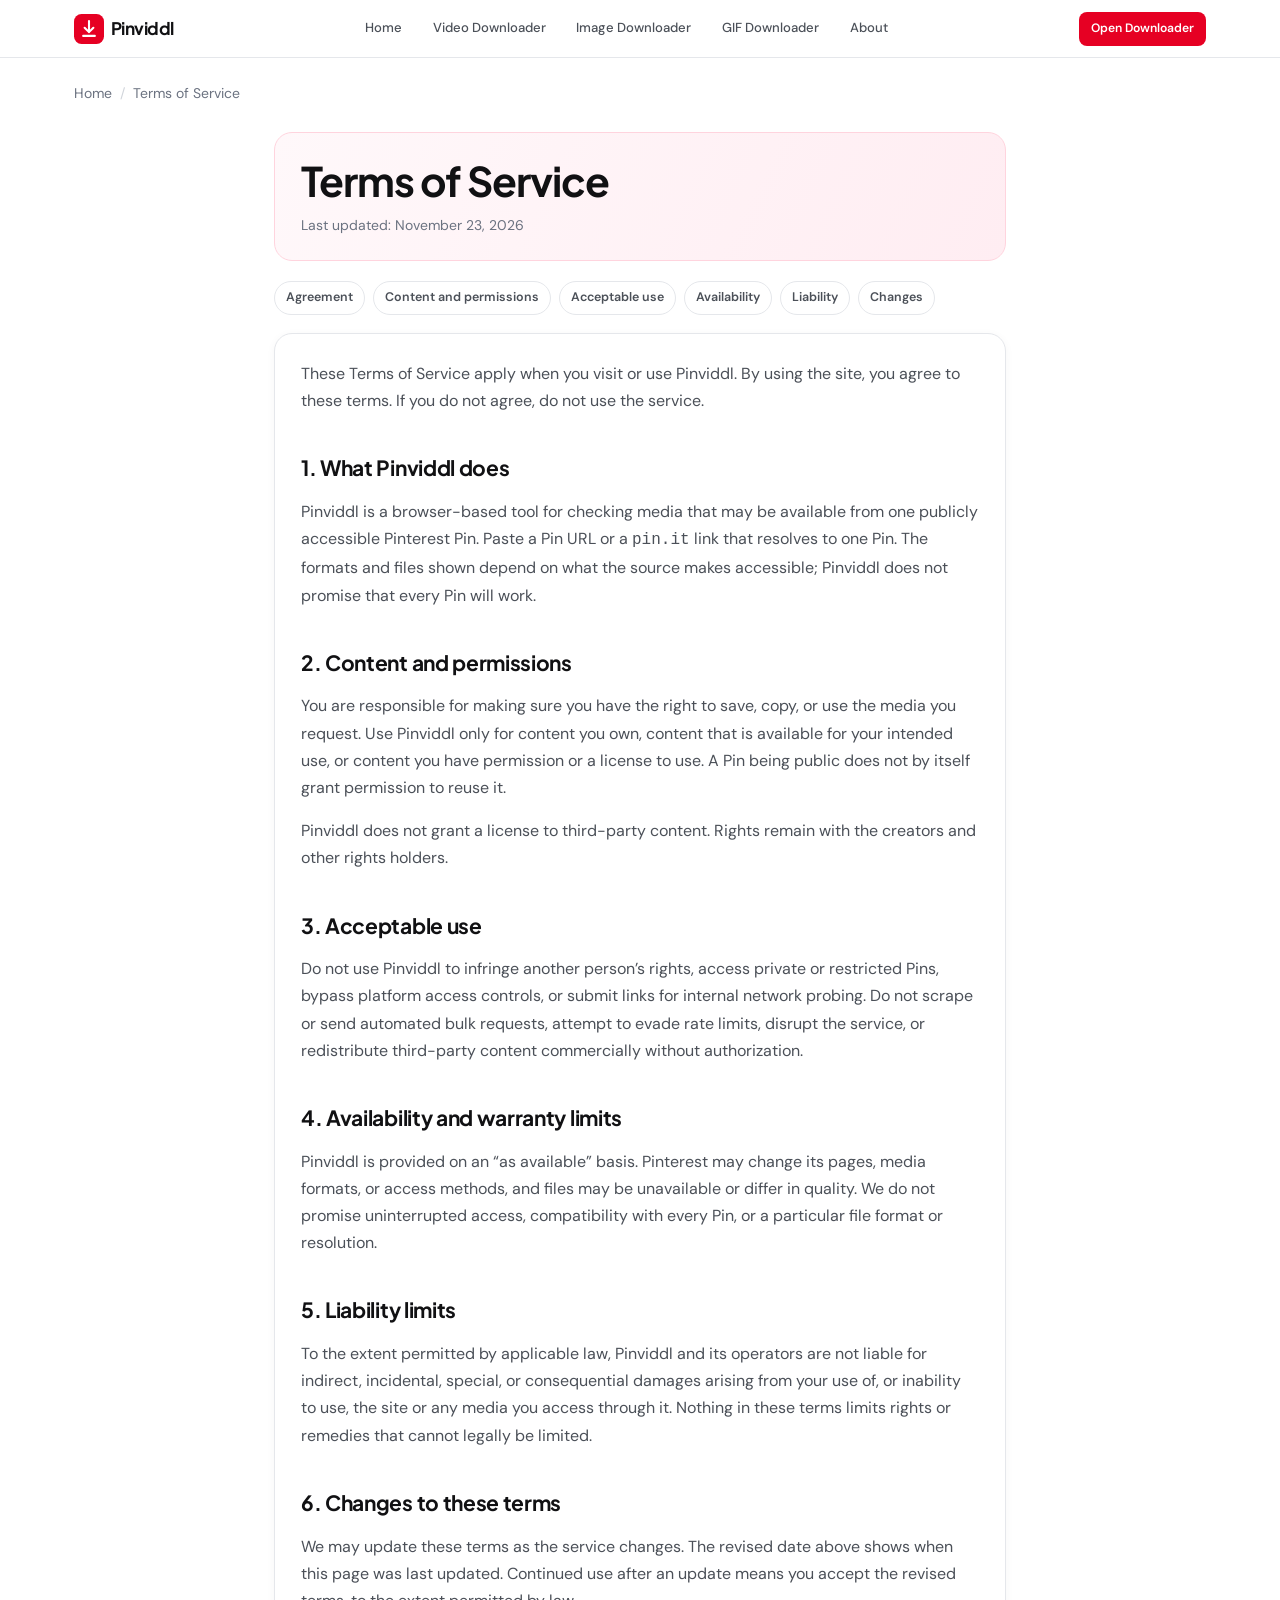
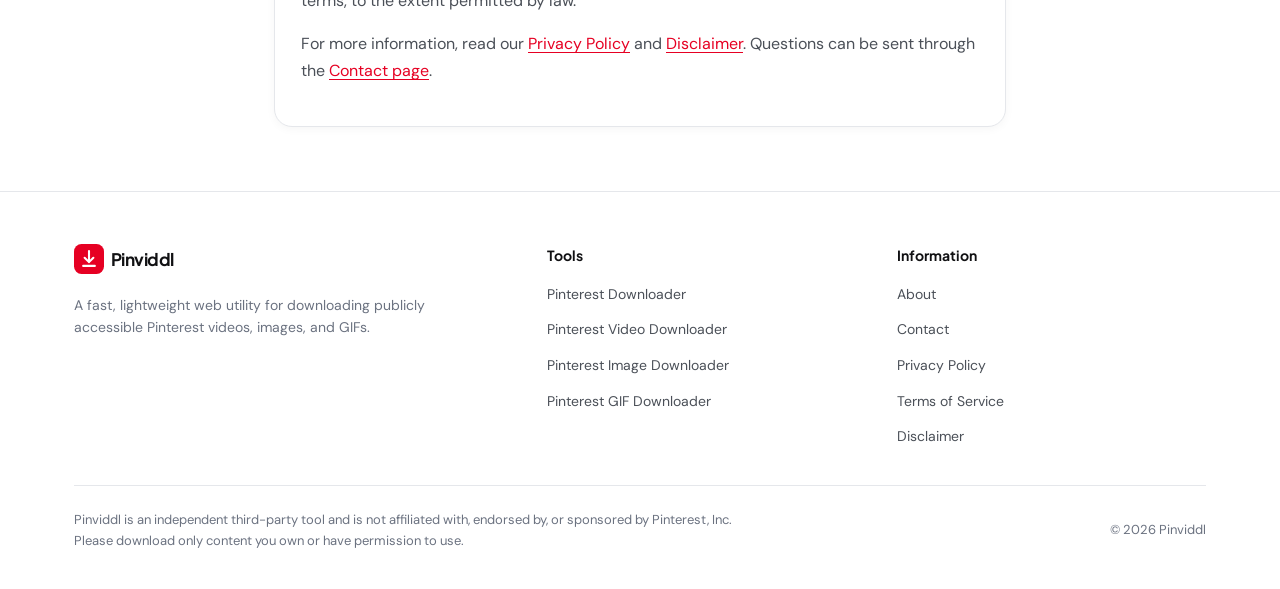
<file: terms.html>
<!doctype html>
<html lang="en">
  <head>
    <meta charset="UTF-8" />
    <meta name="viewport" content="width=device-width, initial-scale=1.0" />
    <!-- Google tag (gtag.js) -->
    <script async src="https://www.googletagmanager.com/gtag/js?id=G-D28LBZ52GX"></script>
    <script>
      window.dataLayer = window.dataLayer || [];
      function gtag(){dataLayer.push(arguments);}
      gtag('js', new Date());

      gtag('config', 'G-D28LBZ52GX');
    </script>
    <title>Pinviddl Terms of Service | Acceptable Use</title>
    <meta
      name="description"
      content="Review Pinviddl’s terms for using public Pin links, respecting content permissions, prohibited activity, and service availability."
    />
    <link rel="canonical" href="https://pinviddl.com/terms/" />
    <meta name="robots" content="index, follow" />
    <meta name="theme-color" content="#E60023" />

    <meta property="og:type" content="website" />
    <meta property="og:site_name" content="Pinviddl" />
    <meta property="og:url" content="https://pinviddl.com/terms/" />
    <meta property="og:title" content="Pinviddl Terms of Service | Acceptable Use" />
    <meta property="og:description" content="Review Pinviddl’s terms for using public Pin links, respecting content permissions, prohibited activity, and service availability." />

    <meta name="twitter:card" content="summary" />
    <meta name="twitter:title" content="Pinviddl Terms of Service | Acceptable Use" />
    <meta name="twitter:description" content="Review Pinviddl’s terms for using public Pin links, respecting content permissions, prohibited activity, and service availability." />
    <link rel="icon" type="image/svg+xml" href="/favicon.svg" />
    <link rel="preconnect" href="https://fonts.googleapis.com" />
    <link rel="preconnect" href="https://fonts.gstatic.com" crossorigin />
    <link
      href="https://fonts.googleapis.com/css2?family=DM+Sans:wght@400;500;600;700&family=JetBrains+Mono:wght@400;500;600&family=Plus+Jakarta+Sans:wght@600;700&display=swap"
      rel="stylesheet"
    />
    <link rel="stylesheet" href="/assets/css/style.css?v=20261123-legal1" />

    <script type="application/ld+json">
      {
        "@context": "https://schema.org",
        "@graph": [
          {
            "@type": "Organization",
            "@id": "https://pinviddl.com/#organization",
            "name": "Pinviddl",
            "url": "https://pinviddl.com/",
            "logo": "https://pinviddl.com/assets/images/logo.svg"
          },
          {
            "@type": "WebSite",
            "@id": "https://pinviddl.com/#website",
            "url": "https://pinviddl.com/",
            "name": "Pinviddl",
            "alternateName": "pinviddl.com",
            "publisher": {
              "@id": "https://pinviddl.com/#organization"
            },
            "inLanguage": "en"
          },
          {
            "@type": "WebPage",
            "@id": "https://pinviddl.com/terms/#webpage",
            "url": "https://pinviddl.com/terms/",
            "name": "Pinviddl Terms of Service | Acceptable Use",
            "description": "Review Pinviddl’s terms for using public Pin links, respecting content permissions, prohibited activity, and service availability.",
            "isPartOf": {
              "@id": "https://pinviddl.com/#website"
            },
            "about": {
              "@id": "https://pinviddl.com/#organization"
            },
            "breadcrumb": {
              "@id": "https://pinviddl.com/terms/#breadcrumb"
            },
            "inLanguage": "en"
          },
          {
            "@type": "BreadcrumbList",
            "@id": "https://pinviddl.com/terms/#breadcrumb",
            "itemListElement": [
              {
                "@type": "ListItem",
                "position": 1,
                "name": "Home",
                "item": "https://pinviddl.com/"
              },
              {
                "@type": "ListItem",
                "position": 2,
                "name": "Terms of Service",
                "item": "https://pinviddl.com/terms/"
              }
            ]
          }
        ]
      }
    </script>
  </head>
  <body class="home-page legal-page terms-page">
    <a class="skip-link" href="#main-content">Skip to main content</a>

    <header class="site-header">
      <div class="container header-inner">
        <a href="/" class="brand-link" aria-label="Pinviddl Home">
          <img src="/assets/images/logo.svg" alt="" width="30" height="30" />
          <span>Pinviddl</span>
        </a>
        <nav class="primary-nav" aria-label="Primary navigation">
          <a href="/" class="nav-link">Home</a>
          <a href="/pinterest-video-downloader" class="nav-link">Video Downloader</a>
          <a href="/pinterest-image-downloader" class="nav-link">Image Downloader</a>
          <a href="/pinterest-gif-downloader" class="nav-link">GIF Downloader</a>
          <a href="/about" class="nav-link">About</a>
        </nav>
        <div class="header-actions">
          <a href="/" class="header-cta">Open Downloader</a>
          <button type="button" id="mobile-menu-toggle" class="mobile-menu-btn" aria-label="Toggle navigation menu" aria-expanded="false" aria-controls="mobile-drawer">
            <svg width="20" height="20" viewBox="0 0 24 24" fill="none" stroke="currentColor" stroke-width="2" aria-hidden="true">
              <line x1="4" y1="7" x2="20" y2="7" />
              <line x1="4" y1="12" x2="20" y2="12" />
              <line x1="4" y1="17" x2="20" y2="17" />
            </svg>
          </button>
        </div>
      </div>
    </header>

    <div id="mobile-drawer" class="mobile-drawer" aria-label="Mobile navigation">
      <ul class="mobile-nav-list">
        <li><a href="/" class="mobile-nav-link">Home</a></li>
        <li><a href="/pinterest-video-downloader" class="mobile-nav-link">Pinterest Video Downloader</a></li>
        <li><a href="/pinterest-image-downloader" class="mobile-nav-link">Pinterest Image Downloader</a></li>
        <li><a href="/pinterest-gif-downloader" class="mobile-nav-link">Pinterest GIF Downloader</a></li>
        <li><a href="/about" class="mobile-nav-link">About</a></li>
        <li><a href="/contact" class="mobile-nav-link">Contact</a></li>
      </ul>
    </div>

    <main id="main-content">
      <nav class="breadcrumb-bar" aria-label="Breadcrumb">
        <div class="container">
          <ol class="breadcrumb-list">
            <li><a href="/">Home</a></li>
            <li class="breadcrumb-sep" aria-hidden="true">/</li>
            <li aria-current="page">Terms of Service</li>
          </ol>
        </div>
      </nav>

      <article class="prose-page">
        <div class="container-narrow">
          <header class="prose-header">
            <h1 class="prose-title">Terms of Service</h1>
            <p class="prose-meta">Last updated: November 23, 2026</p>
          </header>

          <nav class="legal-toc" aria-label="On this page">
            <a href="#agreement">Agreement</a><a href="#content-rights">Content and permissions</a><a href="#acceptable-use">Acceptable use</a><a href="#availability">Availability</a><a href="#liability">Liability</a><a href="#changes">Changes</a>
          </nav>

          <div class="prose-body legal-copy">
            <p>These Terms of Service apply when you visit or use Pinviddl. By using the site, you agree to these terms. If you do not agree, do not use the service.</p>

            <h2 id="agreement">1. What Pinviddl does</h2>
            <p>Pinviddl is a browser-based tool for checking media that may be available from one publicly accessible Pinterest Pin. Paste a Pin URL or a <code>pin.it</code> link that resolves to one Pin. The formats and files shown depend on what the source makes accessible; Pinviddl does not promise that every Pin will work.</p>

            <h2 id="content-rights">2. Content and permissions</h2>
            <p>You are responsible for making sure you have the right to save, copy, or use the media you request. Use Pinviddl only for content you own, content that is available for your intended use, or content you have permission or a license to use. A Pin being public does not by itself grant permission to reuse it.</p>
            <p>Pinviddl does not grant a license to third-party content. Rights remain with the creators and other rights holders.</p>

            <h2 id="acceptable-use">3. Acceptable use</h2>
            <p>Do not use Pinviddl to infringe another person’s rights, access private or restricted Pins, bypass platform access controls, or submit links for internal network probing. Do not scrape or send automated bulk requests, attempt to evade rate limits, disrupt the service, or redistribute third-party content commercially without authorization.</p>

            <h2 id="availability">4. Availability and warranty limits</h2>
            <p>Pinviddl is provided on an “as available” basis. Pinterest may change its pages, media formats, or access methods, and files may be unavailable or differ in quality. We do not promise uninterrupted access, compatibility with every Pin, or a particular file format or resolution.</p>

            <h2 id="liability">5. Liability limits</h2>
            <p>To the extent permitted by applicable law, Pinviddl and its operators are not liable for indirect, incidental, special, or consequential damages arising from your use of, or inability to use, the site or any media you access through it. Nothing in these terms limits rights or remedies that cannot legally be limited.</p>

            <h2 id="changes">6. Changes to these terms</h2>
            <p>We may update these terms as the service changes. The revised date above shows when this page was last updated. Continued use after an update means you accept the revised terms, to the extent permitted by law.</p>
            <p>For more information, read our <a href="/privacy-policy">Privacy Policy</a> and <a href="/disclaimer">Disclaimer</a>. Questions can be sent through the <a href="/contact">Contact page</a>.</p>
          </div>
        </div>
      </article>
    </main>

    <footer class="site-footer">
      <div class="container">
        <div class="footer-top">
          <div>
            <a href="/" class="brand-link">
              <img src="/assets/images/logo.svg" alt="" width="28" height="28" loading="lazy" />
              <span>Pinviddl</span>
            </a>
            <p class="footer-brand-desc">A fast, lightweight web utility for downloading publicly accessible Pinterest videos, images, and GIFs.</p>
          </div>
          <div>
            <h2 class="footer-col-title">Tools</h2>
            <ul class="footer-links">
              <li><a href="/">Pinterest Downloader</a></li>
              <li><a href="/pinterest-video-downloader">Pinterest Video Downloader</a></li>
              <li><a href="/pinterest-image-downloader">Pinterest Image Downloader</a></li>
              <li><a href="/pinterest-gif-downloader">Pinterest GIF Downloader</a></li>
            </ul>
          </div>
          <div>
            <h2 class="footer-col-title">Information</h2>
            <ul class="footer-links">
              <li><a href="/about">About</a></li>
              <li><a href="/contact">Contact</a></li>
              <li><a href="/privacy-policy">Privacy Policy</a></li>
              <li><a href="/terms">Terms of Service</a></li>
              <li><a href="/disclaimer">Disclaimer</a></li>
            </ul>
          </div>
        </div>
        <div class="footer-bottom">
          <p class="footer-disclaimer">Pinviddl is an independent third-party tool and is not affiliated with, endorsed by, or sponsored by Pinterest, Inc. Please download only content you own or have permission to use.</p>
          <span>© 2026 Pinviddl</span>
        </div>
      </div>
    </footer>

    <script src="/assets/js/config.js" defer></script>
    <script src="/assets/js/app.js" defer></script>
  </body>
</html>
</file>
<file: assets/css/style.css>
/* ==========================================================================
   Pinviddl — Production Stylesheet (HTML5 / CSS3, Zero Frameworks)
   60% White Canvas (#FFFFFF) · 30% Soft Neutral Surfaces (#F7F7F8) · 10% Red Accent (#E60023)
   ========================================================================== */

:root {
  --bg-canvas: #ffffff;
  --bg-surface: #f7f7f8;
  --bg-surface-hover: #f0f1f3;
  --bg-error: #fef2f2;
  --border-hairline: #e5e7eb;
  --border-strong: #d1d5db;
  --border-error: #fecaca;

  --text-primary: #111113;
  --text-secondary: #4b5058;
  --text-muted: #6b7280;
  --text-error: #991b1b;

  --accent: #e60023;
  --accent-hover: #c8001e;
  --accent-active: #ad001a;
  --accent-ring: rgba(230, 0, 35, 0.22);

  --shadow-input: 0 8px 30px rgba(17, 17, 19, 0.06), 0 1px 3px rgba(17, 17, 19, 0.04);
  --shadow-card: 0 2px 10px rgba(17, 17, 19, 0.04);

  --radius-sm: 8px;
  --radius-md: 12px;
  --radius-lg: 16px;
  --radius-xl: 20px;

  --font-display: 'Plus Jakarta Sans', -apple-system, BlinkMacSystemFont, 'Segoe UI', sans-serif;
  --font-body: 'DM Sans', -apple-system, BlinkMacSystemFont, 'Segoe UI', sans-serif;
  --font-mono: 'JetBrains Mono', ui-monospace, SFMono-Regular, Menlo, monospace;

  --container-max: 1120px;
  --container-narrow: 780px;
  --header-height: 68px;
  --ease-out: cubic-bezier(0.16, 1, 0.3, 1);
}

*,
*::before,
*::after {
  box-sizing: border-box;
}

html {
  font-size: 16px;
  scroll-behavior: smooth;
  -webkit-text-size-adjust: 100%;
}

body {
  margin: 0;
  font-family: var(--font-body);
  font-size: 1rem;
  line-height: 1.6;
  color: var(--text-primary);
  background-color: var(--bg-canvas);
  -webkit-font-smoothing: antialiased;
  -moz-osx-font-smoothing: grayscale;
}

img,
video,
svg {
  display: block;
  max-width: 100%;
}

a {
  color: inherit;
  text-decoration: none;
}

button,
input,
textarea,
select {
  font: inherit;
  color: inherit;
}

button {
  cursor: pointer;
}

:focus-visible {
  outline: 2px solid var(--accent);
  outline-offset: 2px;
}

.sr-only {
  position: absolute;
  width: 1px;
  height: 1px;
  padding: 0;
  margin: -1px;
  overflow: hidden;
  clip: rect(0, 0, 0, 0);
  white-space: nowrap;
  border: 0;
}

.skip-link {
  position: absolute;
  left: 16px;
  top: -100px;
  z-index: 100;
  background: var(--text-primary);
  color: #ffffff;
  padding: 10px 16px;
  border-radius: var(--radius-sm);
  font-size: 0.875rem;
  font-weight: 600;
}

.skip-link:focus {
  top: 16px;
}

/* Container
   -------------------------------------------------------------------------- */
.container {
  width: 100%;
  max-width: var(--container-max);
  margin-inline: auto;
  padding-inline: 24px;
}

.container-narrow {
  width: 100%;
  max-width: var(--container-narrow);
  margin-inline: auto;
  padding-inline: 24px;
}

/* Header — Strict 3-Zone Top Bar Contract
   -------------------------------------------------------------------------- */
.site-header {
  position: sticky;
  top: 0;
  z-index: 40;
  height: var(--header-height);
  background-color: rgba(255, 255, 255, 0.96);
  backdrop-filter: blur(8px);
  border-bottom: 1px solid var(--border-hairline);
}

.header-inner {
  height: 100%;
  display: flex;
  align-items: center;
  justify-content: space-between;
  gap: 32px;
}

.brand-link {
  display: inline-flex;
  align-items: center;
  gap: 10px;
  font-family: var(--font-display);
  font-size: 1.25rem;
  font-weight: 700;
  letter-spacing: -0.03em;
  color: var(--text-primary);
  white-space: nowrap;
  flex-shrink: 0;
}

.brand-link img {
  width: 30px;
  height: 30px;
  flex-shrink: 0;
}

.primary-nav {
  display: flex;
  align-items: center;
  gap: 28px;
}

.nav-link {
  font-size: 0.9375rem;
  font-weight: 500;
  color: var(--text-secondary);
  white-space: nowrap;
  flex-shrink: 0;
  padding-block: 6px;
  border-bottom: 2px solid transparent;
  transition: color 160ms var(--ease-out), border-color 160ms var(--ease-out);
}

.nav-link:hover {
  color: var(--text-primary);
}

.nav-link[aria-current='page'] {
  color: var(--text-primary);
  border-bottom-color: var(--accent);
}

.header-actions {
  display: flex;
  align-items: center;
  gap: 12px;
  flex-shrink: 0;
}

.header-cta {
  display: inline-flex;
  align-items: center;
  justify-content: center;
  min-height: 40px;
  padding: 8px 18px;
  background-color: var(--text-primary);
  color: #ffffff;
  font-size: 0.875rem;
  font-weight: 600;
  border-radius: var(--radius-sm);
  white-space: nowrap;
  flex-shrink: 0;
  transition: background-color 160ms var(--ease-out), transform 140ms var(--ease-out);
}

.header-cta:hover {
  background-color: #27272a;
}

.header-cta:active {
  transform: translateY(1px);
}

.mobile-menu-btn {
  display: none;
  align-items: center;
  justify-content: center;
  width: 44px;
  height: 44px;
  padding: 0;
  border: 1px solid var(--border-hairline);
  border-radius: var(--radius-sm);
  background: var(--bg-canvas);
  color: var(--text-primary);
}

.mobile-drawer {
  display: none;
  position: fixed;
  inset: var(--header-height) 0 0 0;
  z-index: 39;
  background: var(--bg-canvas);
  padding: 20px 24px 32px;
  border-top: 1px solid var(--border-hairline);
  overflow-y: auto;
}

.mobile-drawer.is-open {
  display: block;
}

.mobile-nav-list {
  display: flex;
  flex-direction: column;
  gap: 4px;
  list-style: none;
  margin: 0;
  padding: 0;
}

.mobile-nav-link {
  display: flex;
  align-items: center;
  min-height: 48px;
  padding: 10px 12px;
  border-radius: var(--radius-sm);
  font-size: 1rem;
  font-weight: 500;
  color: var(--text-primary);
}

.mobile-nav-link[aria-current='page'] {
  background-color: var(--bg-surface);
  color: var(--accent);
  font-weight: 600;
}

/* Breadcrumbs (SEO subpages)
   -------------------------------------------------------------------------- */
.breadcrumb-bar {
  padding-top: 24px;
}

.breadcrumb-list {
  display: flex;
  flex-wrap: wrap;
  align-items: center;
  gap: 8px;
  list-style: none;
  margin: 0;
  padding: 0;
  font-size: 0.875rem;
  color: var(--text-muted);
}

.breadcrumb-list a:hover {
  color: var(--text-primary);
  text-decoration: underline;
}

.breadcrumb-sep {
  color: var(--border-strong);
  user-select: none;
}

/* Hero & Downloader Input Section
   -------------------------------------------------------------------------- */
.hero-section {
  padding-top: 68px;
  padding-bottom: 56px;
}

.hero-section--subpage {
  padding-top: 32px;
  padding-bottom: 52px;
}

.hero-content {
  max-width: 820px;
  margin-inline: auto;
  text-align: center;
}

.hero-title {
  margin: 0;
  font-family: var(--font-display);
  font-size: clamp(2.25rem, 4.4vw, 3.5rem);
  font-weight: 700;
  line-height: 1.12;
  letter-spacing: -0.03em;
  color: var(--text-primary);
  text-wrap: balance;
}

.hero-subtitle {
  margin: 18px auto 0;
  max-width: 620px;
  font-size: 1.0625rem;
  line-height: 1.6;
  color: var(--text-secondary);
}

/* Downloader Form Box */
.downloader-form {
  margin-top: 36px;
  text-align: left;
}

.input-shell {
  display: flex;
  align-items: center;
  gap: 8px;
  padding: 8px;
  background-color: var(--bg-canvas);
  border: 1px solid var(--border-strong);
  border-radius: var(--radius-lg);
  box-shadow: var(--shadow-input);
  transition: border-color 160ms var(--ease-out), box-shadow 160ms var(--ease-out);
}

.input-shell:focus-within {
  border-color: var(--accent);
  box-shadow: 0 0 0 4px var(--accent-ring), var(--shadow-input);
}

.url-input-wrap {
  flex: 1 1 auto;
  min-width: 0;
  display: flex;
  align-items: center;
  padding-left: 12px;
}

.url-input {
  width: 100%;
  min-height: 48px;
  border: 0;
  background: transparent;
  font-size: 1rem;
  color: var(--text-primary);
  outline: none;
}

.url-input::placeholder {
  color: var(--text-muted);
}

.input-controls {
  display: flex;
  align-items: center;
  gap: 8px;
  flex-shrink: 0;
}

.btn-secondary-inline {
  display: inline-flex;
  align-items: center;
  justify-content: center;
  gap: 6px;
  min-height: 44px;
  padding: 0 14px;
  border: 1px solid var(--border-hairline);
  border-radius: var(--radius-md);
  background-color: var(--bg-surface);
  color: var(--text-primary);
  font-size: 0.875rem;
  font-weight: 600;
  white-space: nowrap;
  flex-shrink: 0;
  transition: background-color 150ms var(--ease-out), border-color 150ms var(--ease-out);
}

.btn-secondary-inline:hover {
  background-color: var(--bg-surface-hover);
  border-color: var(--border-strong);
}

.btn-clear {
  display: inline-flex;
  align-items: center;
  justify-content: center;
  min-height: 44px;
  padding: 0 12px;
  border: 1px solid transparent;
  border-radius: var(--radius-md);
  background: transparent;
  color: var(--text-muted);
  font-size: 0.875rem;
  font-weight: 500;
  white-space: nowrap;
  flex-shrink: 0;
  transition: color 150ms var(--ease-out), background-color 150ms var(--ease-out);
}

.btn-clear:hover {
  color: var(--text-primary);
  background-color: var(--bg-surface);
}

.btn-clear[hidden] {
  display: none;
}

.btn-primary {
  display: inline-flex;
  align-items: center;
  justify-content: center;
  gap: 8px;
  min-height: 48px;
  padding: 0 24px;
  border: 0;
  border-radius: var(--radius-md);
  background-color: var(--accent);
  color: #ffffff;
  font-family: var(--font-display);
  font-size: 0.9375rem;
  font-weight: 600;
  white-space: nowrap;
  flex-shrink: 0;
  transition: background-color 150ms var(--ease-out), transform 120ms var(--ease-out);
}

.btn-primary:hover {
  background-color: var(--accent-hover);
}

.btn-primary:active {
  background-color: var(--accent-active);
  transform: translateY(1px);
}

.btn-primary:disabled {
  opacity: 0.65;
  cursor: not-allowed;
  transform: none;
}

.form-meta-row {
  margin-top: 14px;
  display: flex;
  flex-wrap: wrap;
  align-items: center;
  justify-content: space-between;
  gap: 12px;
  font-size: 0.8125rem;
  color: var(--text-muted);
}

.form-hint {
  margin: 0;
}

.tool-switcher {
  display: inline-flex;
  align-items: center;
  gap: 10px;
}

.tool-switcher a {
  color: var(--text-secondary);
  font-weight: 500;
  transition: color 150ms var(--ease-out);
}

.tool-switcher a:hover {
  color: var(--accent);
  text-decoration: underline;
}

.meta-dot {
  color: var(--border-strong);
  user-select: none;
}

/* Result Section (Loading, Error, Media Preview & Downloads)
   -------------------------------------------------------------------------- */
.result-section {
  max-width: 880px;
  margin: 28px auto 0;
}

.result-section[hidden] {
  display: none;
}

.loading-panel {
  display: flex;
  align-items: center;
  justify-content: center;
  gap: 14px;
  padding: 36px 24px;
  background-color: var(--bg-surface);
  border: 1px solid var(--border-hairline);
  border-radius: var(--radius-lg);
  color: var(--text-secondary);
  font-size: 0.9375rem;
  font-weight: 500;
}

.spinner {
  width: 20px;
  height: 20px;
  border: 2.5px solid var(--border-strong);
  border-top-color: var(--accent);
  border-radius: 50%;
  animation: spin 750ms linear infinite;
  flex-shrink: 0;
}

@keyframes spin {
  to {
    transform: rotate(360deg);
  }
}

.error-panel {
  display: flex;
  align-items: flex-start;
  gap: 14px;
  padding: 20px 22px;
  background-color: var(--bg-error);
  border: 1px solid var(--border-error);
  border-radius: var(--radius-lg);
  color: var(--text-error);
  text-align: left;
}

.error-icon {
  flex-shrink: 0;
  margin-top: 2px;
}

.error-title {
  margin: 0;
  font-family: var(--font-display);
  font-size: 0.9375rem;
  font-weight: 700;
}

.error-message {
  margin: 4px 0 0;
  font-size: 0.9375rem;
  line-height: 1.5;
  color: #7f1d1d;
}

/* Primary Media Result Card */
.result-card {
  background-color: var(--bg-canvas);
  border: 1px solid var(--border-hairline);
  border-radius: var(--radius-xl);
  box-shadow: var(--shadow-card);
  overflow: hidden;
  text-align: left;
}

.result-main-grid {
  display: grid;
  grid-template-columns: minmax(260px, 360px) 1fr;
  gap: 28px;
  padding: 24px;
  align-items: start;
}

.media-preview-stage {
  position: relative;
  background-color: var(--bg-surface);
  border: 1px solid var(--border-hairline);
  border-radius: var(--radius-md);
  overflow: hidden;
  min-height: 220px;
  display: flex;
  align-items: center;
  justify-content: center;
}

.media-preview-stage img,
.media-preview-stage video {
  width: 100%;
  max-height: 420px;
  object-fit: contain;
  background-color: #111113;
}

.media-preview-stage img {
  background-color: var(--bg-surface);
}

.preview-fallback {
  padding: 32px 20px;
  text-align: center;
  color: var(--text-muted);
  font-size: 0.875rem;
}

.result-details {
  display: flex;
  flex-direction: column;
  gap: 16px;
  min-width: 0;
}

.result-meta-line {
  display: flex;
  flex-wrap: wrap;
  align-items: center;
  gap: 8px;
  font-size: 0.8125rem;
  font-weight: 600;
  color: var(--text-secondary);
  font-variant-numeric: tabular-nums;
}

.result-meta-type {
  color: var(--accent);
}

.result-title {
  margin: 0;
  font-family: var(--font-display);
  font-size: 1.25rem;
  font-weight: 700;
  line-height: 1.35;
  color: var(--text-primary);
  overflow-wrap: anywhere;
}

.result-author {
  margin: -8px 0 0;
  font-size: 0.875rem;
  color: var(--text-muted);
}

.download-options-list {
  display: flex;
  flex-direction: column;
  gap: 10px;
  margin-top: 4px;
}

.download-row {
  display: flex;
  align-items: center;
  justify-content: space-between;
  gap: 16px;
  padding: 12px 16px;
  background-color: var(--bg-surface);
  border: 1px solid var(--border-hairline);
  border-radius: var(--radius-md);
}

.download-row-info {
  display: flex;
  flex-direction: column;
  gap: 2px;
  min-width: 0;
}

.download-row-label {
  font-size: 0.9375rem;
  font-weight: 600;
  color: var(--text-primary);
}

.download-row-specs {
  font-size: 0.8125rem;
  color: var(--text-muted);
  font-family: var(--font-mono);
  font-variant-numeric: tabular-nums;
}

.download-row-actions {
  display: flex;
  align-items: center;
  gap: 8px;
  flex-shrink: 0;
}

.btn-download {
  display: inline-flex;
  align-items: center;
  justify-content: center;
  gap: 8px;
  min-height: 40px;
  padding: 0 18px;
  border: 0;
  border-radius: var(--radius-sm);
  background-color: var(--accent);
  color: #ffffff;
  font-size: 0.875rem;
  font-weight: 600;
  white-space: nowrap;
  flex-shrink: 0;
  transition: background-color 150ms var(--ease-out);
}

.btn-download:hover {
  background-color: var(--accent-hover);
}

.btn-download--secondary {
  background-color: var(--text-primary);
}

.btn-download--secondary:hover {
  background-color: #27272a;
}

.btn-direct-link {
  display: inline-flex;
  align-items: center;
  justify-content: center;
  min-height: 40px;
  padding: 0 12px;
  border: 1px solid var(--border-strong);
  border-radius: var(--radius-sm);
  background-color: var(--bg-canvas);
  color: var(--text-secondary);
  font-size: 0.8125rem;
  font-weight: 600;
  white-space: nowrap;
  flex-shrink: 0;
  transition: color 150ms var(--ease-out), border-color 150ms var(--ease-out);
}

.btn-direct-link:hover {
  color: var(--text-primary);
  border-color: var(--text-primary);
}

.download-feedback {
  margin: 0;
  font-size: 0.8125rem;
  color: var(--text-secondary);
  min-height: 1.25em;
}

.download-feedback.is-error {
  color: var(--text-error);
}

/* Multi-image / Carousel Gallery inside Result Card */
.multi-media-section {
  border-top: 1px solid var(--border-hairline);
  padding: 20px 24px 24px;
  background-color: var(--bg-surface);
}

.multi-media-heading {
  margin: 0 0 16px;
  font-family: var(--font-display);
  font-size: 0.9375rem;
  font-weight: 700;
  color: var(--text-primary);
}

.multi-media-grid {
  display: grid;
  grid-template-columns: repeat(auto-fill, minmax(210px, 1fr));
  gap: 16px;
}

.multi-media-item {
  background-color: var(--bg-canvas);
  border: 1px solid var(--border-hairline);
  border-radius: var(--radius-md);
  overflow: hidden;
  display: flex;
  flex-direction: column;
}

.multi-media-thumb {
  aspect-ratio: 4 / 3;
  background-color: #f3f4f6;
  overflow: hidden;
  display: flex;
  align-items: center;
  justify-content: center;
}

.multi-media-thumb img,
.multi-media-thumb video {
  width: 100%;
  height: 100%;
  object-fit: cover;
}

.multi-media-body {
  padding: 12px;
  display: flex;
  flex-direction: column;
  gap: 10px;
  flex: 1;
  justify-content: space-between;
}

.multi-media-meta {
  font-size: 0.75rem;
  color: var(--text-muted);
  font-family: var(--font-mono);
  font-variant-numeric: tabular-nums;
}

/* Content Bands (Alternating White / Soft Grey)
   -------------------------------------------------------------------------- */
.section-band {
  padding-block: 72px;
  border-top: 1px solid var(--border-hairline);
}

.section-band--tinted {
  background-color: var(--bg-surface);
}

.section-header {
  max-width: 660px;
  margin-bottom: 40px;
}

.section-title {
  margin: 0;
  font-family: var(--font-display);
  font-size: clamp(1.5rem, 2.5vw, 2rem);
  font-weight: 700;
  line-height: 1.22;
  letter-spacing: -0.025em;
  color: var(--text-primary);
  text-wrap: balance;
}

.section-lead {
  margin: 12px 0 0;
  font-size: 1rem;
  color: var(--text-secondary);
}

/* How to Download — Clean Editorial Numbered Grid */
.steps-grid {
  display: grid;
  grid-template-columns: repeat(4, 1fr);
  gap: 24px;
  list-style: none;
  margin: 0;
  padding: 0;
}

.step-card {
  padding: 24px;
  background-color: var(--bg-canvas);
  border: 1px solid var(--border-hairline);
  border-radius: var(--radius-md);
}

.step-index {
  display: block;
  font-family: var(--font-mono);
  font-size: 0.8125rem;
  font-weight: 600;
  color: var(--accent);
  font-variant-numeric: tabular-nums;
  margin-bottom: 12px;
}

.step-title {
  margin: 0 0 8px;
  font-family: var(--font-display);
  font-size: 1.0625rem;
  font-weight: 700;
  color: var(--text-primary);
}

.step-desc {
  margin: 0;
  font-size: 0.9375rem;
  line-height: 1.55;
  color: var(--text-secondary);
}

/* Features — Asymmetric Bento Grid (Avoids Cliché 3-Column Icon Triads) */
.features-bento {
  display: grid;
  grid-template-columns: repeat(6, 1fr);
  gap: 20px;
}

.feature-item {
  padding: 28px;
  background-color: var(--bg-surface);
  border: 1px solid var(--border-hairline);
  border-radius: var(--radius-md);
  grid-column: span 2;
}

.feature-item--wide {
  grid-column: span 3;
}

.feature-title {
  margin: 0 0 10px;
  font-family: var(--font-display);
  font-size: 1.125rem;
  font-weight: 700;
  letter-spacing: -0.015em;
  color: var(--text-primary);
}

.feature-desc {
  margin: 0;
  font-size: 0.9375rem;
  line-height: 1.6;
  color: var(--text-secondary);
}

/* Supported Tools Cross-Links (SEO Internal Linking) */
.tools-grid {
  display: grid;
  grid-template-columns: repeat(3, 1fr);
  gap: 20px;
}

.tool-link-card {
  display: flex;
  flex-direction: column;
  justify-content: space-between;
  gap: 16px;
  padding: 24px;
  background-color: var(--bg-canvas);
  border: 1px solid var(--border-hairline);
  border-radius: var(--radius-md);
  transition: border-color 160ms var(--ease-out), transform 160ms var(--ease-out);
}

.tool-link-card:hover {
  border-color: var(--border-strong);
  transform: translateY(-2px);
}

.tool-link-title {
  margin: 0 0 8px;
  font-family: var(--font-display);
  font-size: 1.0625rem;
  font-weight: 700;
  color: var(--text-primary);
}

.tool-link-desc {
  margin: 0;
  font-size: 0.9375rem;
  color: var(--text-secondary);
}

.tool-link-cta {
  font-size: 0.875rem;
  font-weight: 600;
  color: var(--accent);
}

/* FAQ Accordion (Native HTML <details> for Zero-JS Resilience) */
.faq-list {
  display: flex;
  flex-direction: column;
  border-top: 1px solid var(--border-hairline);
}

.faq-item {
  border-bottom: 1px solid var(--border-hairline);
}

.faq-question {
  list-style: none;
  display: flex;
  align-items: center;
  justify-content: space-between;
  gap: 16px;
  padding: 20px 0;
  cursor: pointer;
  font-family: var(--font-display);
  font-size: 1.0625rem;
  font-weight: 600;
  color: var(--text-primary);
}

.faq-question::-webkit-details-marker {
  display: none;
}

.faq-question::after {
  content: '+';
  font-family: var(--font-mono);
  font-size: 1.25rem;
  font-weight: 400;
  color: var(--text-muted);
  flex-shrink: 0;
  transition: transform 160ms var(--ease-out);
}

.faq-item[open] .faq-question::after {
  content: '−';
  color: var(--accent);
}

.faq-answer {
  padding: 0 0 22px;
  max-width: 72ch;
  font-size: 0.9375rem;
  line-height: 1.65;
  color: var(--text-secondary);
}

.faq-answer p {
  margin: 0;
}

.faq-answer p + p {
  margin-top: 10px;
}

/* Prose / Editorial / Legal Pages
   -------------------------------------------------------------------------- */
.prose-page {
  padding-top: 32px;
  padding-bottom: 80px;
}

.prose-header {
  padding-bottom: 28px;
  border-bottom: 1px solid var(--border-hairline);
  margin-bottom: 32px;
}

.prose-title {
  margin: 0;
  font-family: var(--font-display);
  font-size: clamp(1.875rem, 3.4vw, 2.625rem);
  font-weight: 700;
  line-height: 1.18;
  letter-spacing: -0.025em;
  color: var(--text-primary);
  text-wrap: balance;
}

.prose-meta {
  margin: 12px 0 0;
  font-size: 0.875rem;
  color: var(--text-muted);
}

.prose-body {
  max-width: 72ch;
  font-size: 1rem;
  line-height: 1.7;
  color: var(--text-secondary);
}

.prose-body h2 {
  margin: 36px 0 12px;
  font-family: var(--font-display);
  font-size: 1.3125rem;
  font-weight: 700;
  letter-spacing: -0.015em;
  color: var(--text-primary);
}

.prose-body h3 {
  margin: 24px 0 8px;
  font-family: var(--font-display);
  font-size: 1.0625rem;
  font-weight: 600;
  color: var(--text-primary);
}

.prose-body p {
  margin: 0 0 16px;
}

.prose-body ul,
.prose-body ol {
  margin: 0 0 18px;
  padding-left: 22px;
}

.prose-body li {
  margin-bottom: 8px;
}

.prose-body a {
  color: var(--accent);
  text-decoration: underline;
  text-underline-offset: 3px;
}

.prose-callout {
  margin: 24px 0;
  padding: 20px 22px;
  background-color: var(--bg-surface);
  border: 1px solid var(--border-hairline);
  border-radius: var(--radius-md);
  color: var(--text-primary);
  font-size: 0.9375rem;
}

/* Contact Form */
.contact-form {
  margin-top: 28px;
  display: flex;
  flex-direction: column;
  gap: 18px;
  max-width: 600px;
}

.form-field {
  display: flex;
  flex-direction: column;
  gap: 6px;
}

.form-label {
  font-size: 0.875rem;
  font-weight: 600;
  color: var(--text-primary);
}

.form-input,
.form-select,
.form-textarea {
  width: 100%;
  padding: 12px 14px;
  border: 1px solid var(--border-strong);
  border-radius: var(--radius-sm);
  background-color: var(--bg-canvas);
  color: var(--text-primary);
  font-size: 0.9375rem;
  transition: border-color 150ms var(--ease-out), box-shadow 150ms var(--ease-out);
}

.form-textarea {
  min-height: 132px;
  resize: vertical;
}

.form-input:focus,
.form-select:focus,
.form-textarea:focus {
  outline: none;
  border-color: var(--accent);
  box-shadow: 0 0 0 3px var(--accent-ring);
}

.form-status {
  padding: 14px 16px;
  border-radius: var(--radius-sm);
  font-size: 0.9375rem;
  border: 1px solid var(--border-hairline);
  background-color: var(--bg-surface);
  color: var(--text-primary);
}

.form-status.is-error {
  background-color: var(--bg-error);
  border-color: var(--border-error);
  color: var(--text-error);
}

/* 404 Page */
.not-found-section {
  padding: 96px 0 112px;
  text-align: center;
}

.not-found-code {
  margin: 0;
  font-family: var(--font-mono);
  font-size: 0.875rem;
  font-weight: 600;
  color: var(--accent);
}

.not-found-actions {
  margin-top: 28px;
  display: flex;
  flex-wrap: wrap;
  align-items: center;
  justify-content: center;
  gap: 12px;
}

/* Footer
   -------------------------------------------------------------------------- */
.site-footer {
  border-top: 1px solid var(--border-hairline);
  background-color: var(--bg-canvas);
  padding: 52px 0 40px;
}

.footer-top {
  display: grid;
  grid-template-columns: minmax(240px, 1.4fr) repeat(2, minmax(160px, 1fr));
  gap: 40px;
  padding-bottom: 36px;
  border-bottom: 1px solid var(--border-hairline);
}

.footer-brand-desc {
  margin: 12px 0 0;
  max-width: 380px;
  font-size: 0.875rem;
  line-height: 1.6;
  color: var(--text-muted);
}

.footer-col-title {
  margin: 0 0 14px;
  font-family: var(--font-display);
  font-size: 0.875rem;
  font-weight: 700;
  color: var(--text-primary);
}

.footer-links {
  list-style: none;
  margin: 0;
  padding: 0;
  display: flex;
  flex-direction: column;
  gap: 10px;
}

.footer-links a {
  font-size: 0.875rem;
  color: var(--text-secondary);
  transition: color 150ms var(--ease-out);
}

.footer-links a:hover {
  color: var(--text-primary);
  text-decoration: underline;
}

.footer-bottom {
  padding-top: 24px;
  display: flex;
  flex-wrap: wrap;
  align-items: center;
  justify-content: space-between;
  gap: 16px;
  font-size: 0.8125rem;
  color: var(--text-muted);
}

.footer-disclaimer {
  margin: 0;
  max-width: 680px;
}

/* Responsive Breakpoints
   -------------------------------------------------------------------------- */
@media (max-width: 960px) {
  .primary-nav,
  .header-cta {
    display: none;
  }

  .mobile-menu-btn {
    display: inline-flex;
  }

  .steps-grid {
    grid-template-columns: repeat(2, 1fr);
  }

  .features-bento {
    grid-template-columns: repeat(2, 1fr);
  }

  .feature-item,
  .feature-item--wide {
    grid-column: span 1;
  }

  .tools-grid {
    grid-template-columns: 1fr;
  }

  .result-main-grid {
    grid-template-columns: 1fr;
  }

  .footer-top {
    grid-template-columns: 1fr;
    gap: 28px;
  }
}

@media (max-width: 640px) {
  :root {
    --header-height: 60px;
  }

  .container,
  .container-narrow {
    padding-inline: 16px;
  }

  .hero-section {
    padding-top: 44px;
    padding-bottom: 40px;
  }

  .input-shell {
    flex-direction: column;
    align-items: stretch;
    padding: 10px;
    gap: 10px;
  }

  .url-input-wrap {
    padding-left: 4px;
  }

  .input-controls {
    display: grid;
    grid-template-columns: auto auto 1fr;
    width: 100%;
  }

  .input-controls .btn-clear[hidden] ~ .btn-primary {
    grid-column: span 2;
  }

  .btn-primary {
    width: 100%;
  }

  .steps-grid,
  .features-bento {
    grid-template-columns: 1fr;
  }

  .download-row {
    flex-direction: column;
    align-items: stretch;
    gap: 12px;
  }

  .download-row-actions {
    width: 100%;
  }

  .download-row-actions .btn-download {
    flex: 1;
  }

  .section-band {
    padding-block: 52px;
  }
}

@media (prefers-reduced-motion: reduce) {
  *,
  *::before,
  *::after {
    animation-duration: 0.01ms !important;
    animation-iteration-count: 1 !important;
    transition-duration: 0.01ms !important;
    scroll-behavior: auto !important;
  }
}

/* Reference media previews for the three downloader cards */
.tools-showcase .tools-grid {
  gap: 14px;
}

.tools-showcase .tool-link-card {
  display: grid;
  grid-template-columns: minmax(0, 1fr) 84px;
  align-items: center;
  gap: 12px;
  min-height: 142px;
  padding: 13px;
  border-radius: 13px;
  background: #fff1f3;
  border-color: #f5dbe1;
}

.tools-showcase .tool-link-card:nth-child(2) {
  background: #f3efff;
  border-color: #e4dcfb;
}

.tools-showcase .tool-link-card:nth-child(3) {
  background: #eafaf3;
  border-color: #d5f0e3;
}

.tools-showcase .tool-card-copy {
  min-width: 0;
}

.tools-showcase .tool-link-title {
  margin-bottom: 5px;
  font-size: .88rem;
  line-height: 1.2;
}

.tools-showcase .tool-link-desc {
  font-size: .73rem;
  line-height: 1.35;
}

.tools-showcase .tool-link-cta {
  display: inline-flex;
  align-items: center;
  gap: 7px;
  margin-top: 10px;
  padding: 5px 10px;
  border-radius: 999px;
  background: #ed1531;
  color: #fff;
  font-size: .65rem;
  line-height: 1.25;
}

.tools-showcase .tool-link-card:nth-child(2) .tool-link-cta {
  background: #7040ef;
}

.tools-showcase .tool-link-card:nth-child(3) .tool-link-cta {
  background: #13a86a;
}

.tools-showcase .tool-media-preview {
  display: block;
  width: 84px;
  height: 92px;
  object-fit: contain;
}

@media (max-width: 900px) {
  .tools-showcase .tools-grid { gap: 9px; }
  .tools-showcase .tool-link-card { grid-template-columns: minmax(0, 1fr) 65px; gap: 8px; min-height: 125px; padding: 10px; }
  .tools-showcase .tool-media-preview { width: 65px; height: 76px; }
  .tools-showcase .tool-link-title { font-size: .76rem; }
  .tools-showcase .tool-link-desc { font-size: .65rem; }
  .tools-showcase .tool-link-cta { padding: 5px 8px; font-size: .59rem; }
}

@media (max-width: 700px) {
  .tools-showcase .tools-grid { grid-template-columns: 1fr; gap: 10px; }
  .tools-showcase .tool-link-card { grid-template-columns: minmax(0, 1fr) 88px; min-height: 120px; padding: 12px; }
  .tools-showcase .tool-media-preview { width: 88px; height: 95px; }
  .tools-showcase .tool-link-title { font-size: .9rem; }
  .tools-showcase .tool-link-desc { font-size: .75rem; }
  .tools-showcase .tool-link-cta { font-size: .66rem; }
}

/* Compact Pinterest-inspired homepage (without Pinterest branding) */
.home-page {
  background: #fff;
}

.home-page .container {
  max-width: 1180px;
  padding-inline: 24px;
}

.home-page .site-header {
  height: 58px;
  background: rgba(255, 255, 255, .96);
}

.home-page .brand-link {
  font-size: 1.08rem;
  gap: 7px;
}

.home-page .brand-link img {
  width: 30px;
  height: 30px;
}

.home-page .primary-nav {
  gap: clamp(14px, 2.4vw, 34px);
}

.home-page .nav-link {
  font-size: .82rem;
}

.home-page .header-cta {
  min-height: 34px;
  padding: 6px 12px;
  background: var(--accent);
  border-radius: 8px;
  font-size: .76rem;
}

.home-page .hero-section {
  position: relative;
  overflow: hidden;
  padding-block: 38px 30px;
  border-bottom: 1px solid #f2e9ec;
  background: radial-gradient(ellipse at 50% 0%, #fff0f4 0, transparent 60%), #fff;
}

.home-page .hero-section::before,
.home-page .hero-section::after {
  content: '';
  position: absolute;
  width: 170px;
  aspect-ratio: 1;
  border-radius: 50%;
  background: #fff2f5;
  opacity: .8;
  pointer-events: none;
}

.home-page .hero-section::before {
  top: 12px;
  left: -122px;
}

.home-page .hero-section::after {
  right: -135px;
  bottom: -35px;
}

.home-page .hero-content {
  position: relative;
  z-index: 1;
  max-width: 770px;
}

.home-page .hero-title {
  font-size: clamp(2.5rem, 5.3vw, 4.3rem);
  line-height: 1;
  letter-spacing: -.055em;
}

.home-page .hero-title span {
  color: var(--accent);
}

.home-page .hero-subtitle {
  max-width: 660px;
  margin-top: 12px;
  font-size: .96rem;
  line-height: 1.5;
}

.home-page .downloader-form {
  max-width: 720px;
  margin: 19px auto 0;
}

.home-page .input-shell {
  min-height: 49px;
  padding: 4px 5px 4px 14px;
  border-radius: 11px;
}

.home-page .url-input {
  min-height: 38px;
  font-size: .79rem;
}

.home-page .btn-secondary-inline {
  min-height: 32px;
  padding: 4px 10px;
  border-radius: 8px;
  background: #f6f4f7;
  font-size: .72rem;
}

.home-page .btn-primary {
  min-height: 38px;
  padding: 7px 15px;
  border-radius: 9px;
  font-size: .78rem;
}

.home-page .form-meta-row {
  display: flex;
  justify-content: space-between;
  align-items: center;
  gap: 10px;
  margin-top: 8px;
}

.home-page .form-hint {
  font-size: .64rem;
}

.home-page .tool-switcher {
  gap: 7px;
  font-size: .68rem;
}

.home-page .section-band {
  padding-block: 27px;
  border-top: 0;
}

.home-page .section-band--tinted {
  background: #fff;
}

.home-page .section-header {
  max-width: 100%;
  margin: 0 auto 17px;
  text-align: center;
}

.home-page .section-title {
  font-size: clamp(1.25rem, 2.7vw, 1.7rem);
  letter-spacing: -.04em;
}

.home-page .section-lead {
  margin-top: 5px;
  font-size: .82rem;
}

.home-page .steps-grid {
  gap: 13px;
}

.home-page .step-card {
  min-height: 143px;
  padding: 13px 12px 11px;
  border-radius: 11px;
  box-shadow: 0 3px 12px rgba(31, 20, 38, .04);
}

.home-page .step-index {
  display: inline-grid;
  place-items: center;
  width: 23px;
  height: 23px;
  margin: 0 6px 0 0;
  border-radius: 50%;
  background: var(--accent);
  color: #fff;
  font: 700 .72rem var(--font-body);
  vertical-align: middle;
}

.home-page .step-title {
  display: inline;
  font-size: .83rem;
}

.home-page .step-desc {
  margin-top: 8px;
  font-size: .72rem;
  line-height: 1.4;
}

.home-page .home-benefits {
  padding-top: 17px;
}

.home-page .home-benefits .section-header {
  margin-bottom: 14px;
}

.home-page .home-benefits .section-lead {
  display: none;
}

.home-page .home-benefits .features-bento {
  grid-template-columns: repeat(5, minmax(0, 1fr));
  gap: 11px;
}

.home-page .home-benefits .feature-item {
  grid-column: auto;
  min-width: 0;
  padding: 15px 11px 12px;
  border-radius: 11px;
  background: #fff;
  text-align: center;
  box-shadow: 0 3px 12px rgba(31, 20, 38, .04);
}

.home-page .home-benefits .feature-item::before {
  content: '✦';
  display: grid;
  place-items: center;
  width: 34px;
  height: 34px;
  margin: 0 auto 7px;
  border-radius: 50%;
  background: #fff0f3;
  color: var(--accent);
  font-size: 1rem;
}

.home-page .home-benefits .feature-item:nth-child(2)::before { content: '◈'; }
.home-page .home-benefits .feature-item:nth-child(3)::before { content: '⚡'; }
.home-page .home-benefits .feature-item:nth-child(4)::before { content: '▯'; }
.home-page .home-benefits .feature-item:nth-child(5)::before { content: '✣'; }

.home-page .home-benefits .feature-title {
  margin-bottom: 4px;
  font-size: .75rem;
  line-height: 1.2;
}

.home-page .home-benefits .feature-desc {
  font-size: .66rem;
  line-height: 1.35;
}

.home-page .format-band {
  display: grid;
  grid-template-columns: 1.05fr repeat(3, 1fr);
  align-items: center;
  gap: 18px;
  max-width: 1132px;
  min-height: 116px;
  margin: 0 auto 10px;
  padding: 16px 22px;
  border-radius: 17px;
  background: #fff0f3;
}

.home-page .format-copy {
  padding-right: 12px;
  border-right: 1px solid #f1bdc8;
}

.home-page .format-copy h2 {
  margin: 0;
  font: 700 1.2rem/1.08 var(--font-display);
}

.home-page .format-copy p {
  margin: 5px 0 0;
  color: #5b4349;
  font-size: .72rem;
  line-height: 1.35;
}

.home-page .format-card {
  position: relative;
  display: grid;
  place-items: center;
  height: 76px;
  overflow: visible;
  border: 4px solid #fff;
  border-radius: 10px;
  background-size: cover;
  box-shadow: 0 3px 9px rgba(44, 27, 39, .12);
}

.home-page .format-video {
  background: linear-gradient(145deg, #c4d4eb, #67839b 52%, #294c5e);
}

.home-page .format-video::after {
  content: '';
  position: absolute;
  inset: 48% 0 0;
  background: linear-gradient(145deg, transparent 0 22%, #334d5d 23% 48%, transparent 49%), linear-gradient(215deg, transparent 0 32%, #496171 33% 55%, transparent 56%);
}

.home-page .format-image {
  background: radial-gradient(ellipse at 52% 42%, #f18eae 0 13%, #e45887 14% 26%, transparent 27%), linear-gradient(140deg, #c8d29b, #4d9465 68%, #357145);
}

.home-page .format-gif {
  background: radial-gradient(ellipse at 65% 48%, #c6aa8f, #896b58 60%, #58483e);
}

.home-page .format-gif::before {
  content: '';
  width: 46px;
  height: 34px;
  border-radius: 48% 48% 45% 45%;
  background: radial-gradient(circle at 30% 42%, #433e3d 0 2px, transparent 3px), radial-gradient(circle at 70% 42%, #433e3d 0 2px, transparent 3px), #ead9c6;
}

.home-page .format-card > b {
  position: absolute;
  z-index: 2;
  bottom: -11px;
  padding: 3px 13px;
  border-radius: 7px;
  background: var(--accent);
  color: #fff;
  font-size: .72rem;
}

.home-page .format-play,
.home-page .format-gif-mark {
  z-index: 1;
  color: white;
}

.home-page .format-play {
  display: grid;
  place-items: center;
  width: 28px;
  height: 28px;
  border: 1px solid #fff;
  border-radius: 50%;
  background: #1d263655;
  font-size: .65rem;
}

.home-page .format-gif-mark {
  padding: 4px 7px;
  border-radius: 5px;
  background: var(--accent);
  font-size: .62rem;
  font-weight: 700;
}

.home-page .tools-section {
  padding-top: 22px;
}

.home-page .tools-section .section-header {
  margin-bottom: 14px;
}

.home-page .tools-grid {
  gap: 13px;
}

.home-page .tool-link-card {
  gap: 10px;
  padding: 15px;
  border-radius: 11px;
  background: #fff;
  box-shadow: 0 3px 12px rgba(31, 20, 38, .04);
}

.home-page .tool-link-title {
  font-size: .86rem;
}

.home-page .tool-link-desc {
  font-size: .74rem;
  line-height: 1.4;
}

.home-page #pinterest-download-guide {
  padding-top: 30px;
  padding-bottom: 30px;
  background: #fffafa;
}

.home-page #pinterest-download-guide .features-bento {
  gap: 13px;
}

.home-page #pinterest-download-guide .feature-item {
  padding: 18px;
}

.home-page #pinterest-download-guide .feature-title {
  font-size: .98rem;
}

.home-page #pinterest-download-guide .feature-desc {
  margin-bottom: 10px;
  font-size: .84rem;
}

@media (max-width: 900px) {
  .home-page .header-cta { display: none; }
  .home-page .steps-grid { gap: 9px; }
  .home-page .step-card { padding-inline: 10px; }
  .home-page .format-band { margin-inline: 22px; }
  .home-page .tool-link-card { padding: 13px; }
}

@media (max-width: 700px) {
  .home-page .site-header { height: 56px; }
  .home-page .header-inner { gap: 8px; }
  .home-page .primary-nav { display: none; }
  .home-page .header-actions { margin-left: auto; }
  .home-page .mobile-menu-btn { display: inline-flex; }
  .home-page .hero-section { padding-block: 30px 23px; }
  .home-page .hero-title { font-size: clamp(2.35rem, 9vw, 3.2rem); }
  .home-page .hero-subtitle { max-width: 520px; font-size: .88rem; }
  .home-page .form-meta-row { align-items: flex-start; flex-direction: column; }
  .home-page .section-band { padding-block: 23px; }
  .home-page .section-header { margin-bottom: 14px; }
  .home-page .section-title { font-size: 1.28rem; }
  .home-page .steps-grid { grid-template-columns: repeat(2, minmax(0, 1fr)); gap: 9px; }
  .home-page .step-card { min-height: 125px; }
  .home-page .home-benefits .features-bento { grid-template-columns: repeat(2, minmax(0, 1fr)); gap: 9px; }
  .home-page .home-benefits .feature-item { padding: 13px 10px; }
  .home-page .home-benefits .feature-title { font-size: .82rem; }
  .home-page .home-benefits .feature-desc { font-size: .72rem; }
  .home-page .format-band { grid-template-columns: repeat(3, minmax(0, 1fr)); gap: 15px 9px; margin: 0 16px 6px; padding: 15px; }
  .home-page .format-copy { grid-column: 1 / -1; border-right: 0; border-bottom: 1px solid #f1bdc8; padding: 0 0 9px; }
  .home-page .format-copy h2 br { display: none; }
  .home-page .format-card { height: 64px; }
  .home-page .tools-grid { grid-template-columns: 1fr; gap: 9px; }
  .home-page .tool-link-card { flex-direction: row; align-items: center; }
  .home-page #pinterest-download-guide .features-bento { grid-template-columns: 1fr; }
}

@media (max-width: 380px) {
  .home-page .container { padding-inline: 17px; }
  .home-page .hero-title { font-size: 2.2rem; }
  .home-page .input-shell { gap: 4px; padding-left: 10px; }
  .home-page .url-input { font-size: .68rem; }
  .home-page .btn-primary { padding-inline: 10px; }
  .home-page .tool-switcher { font-size: .62rem; }
}

/* Three illustrated steps in the homepage downloader guide */
#how-to-download {
  padding-block: 44px;
  overflow: visible;
}

#how-to-download .section-header {
  max-width: 900px;
  margin: 0 auto 42px;
  padding: 12px 22px;
  border-radius: 999px;
  background: linear-gradient(100deg, #fff0f4, #ffdce6);
  text-align: center;
}

#how-to-download .section-title {
  font-size: clamp(1.6rem, 3.3vw, 2.55rem);
  line-height: 1.1;
}

#how-to-download .guide-accent,
#how-to-download .step-title span {
  color: #e60023;
}

#how-to-download .section-lead {
  margin-top: 5px;
  font-size: .92rem;
}

#how-to-download .steps-grid {
  grid-template-columns: repeat(3, minmax(0, 1fr));
  width: 80%;
  margin-inline: auto;
  gap: 24px;
}

#how-to-download .step-card {
  position: relative;
  display: flex;
  flex-direction: column;
  align-items: center;
  min-width: 0;
  min-height: 0;
  padding: 47px 17px 16px;
  border: 2px solid #ffc0d0;
  border-radius: 25px;
  background: linear-gradient(155deg, #fff 38%, #fff3f6 100%);
  text-align: center;
  box-shadow: 0 9px 24px rgba(230, 0, 35, .07);
}

#how-to-download .step-index {
  position: absolute;
  top: -22px;
  left: 50%;
  display: grid;
  place-items: center;
  width: 52px;
  height: 52px;
  margin: 0;
  border-radius: 18px;
  background: linear-gradient(145deg, #ff2451, #e60023);
  color: #fff;
  font: 800 1.8rem/1 var(--font-body);
  transform: translateX(-50%);
  box-shadow: 0 6px 16px rgba(230, 0, 35, .22);
}

#how-to-download .step-title {
  margin: 0 0 8px;
  font-size: clamp(1rem, 1.6vw, 1.35rem);
  line-height: 1.2;
}

#how-to-download .step-desc {
  min-height: 58px;
  margin: 0;
  font-size: .88rem;
  line-height: 1.4;
}

#how-to-download .step-illustration {
  display: block;
  width: 80%;
  height: auto;
  max-height: 176px;
  margin-top: 8px;
  margin-inline: auto;
  border-radius: 13px;
  object-fit: contain;
}

@media (max-width: 800px) {
  #how-to-download .steps-grid { grid-template-columns: repeat(2, minmax(0, 1fr)); row-gap: 34px; }
  #how-to-download .step-card:last-child { grid-column: 1 / -1; width: min(100%, 440px); justify-self: center; }
}

@media (max-width: 560px) {
  #how-to-download { padding-block: 30px; }
  #how-to-download .section-header { margin-bottom: 36px; padding: 11px 12px; border-radius: 18px; }
  #how-to-download .section-title { font-size: 1.45rem; }
  #how-to-download .section-lead { font-size: .78rem; }
  #how-to-download .steps-grid { grid-template-columns: 1fr; gap: 32px; }
  #how-to-download .step-card,
  #how-to-download .step-card:last-child { grid-column: auto; width: 100%; padding: 42px 16px 14px; }
  #how-to-download .step-title { font-size: 1.12rem; }
  #how-to-download .step-desc { min-height: 0; margin-bottom: 8px; }
  #how-to-download .step-illustration { max-height: 192px; }
}

.media-downloader-page .hero-title {
  max-width: 100%;
  font-size: clamp(2.1rem, 5.2vw, 3.8rem);
  line-height: 1.04;
  letter-spacing: -.04em;
  text-wrap: balance;
}

@media (max-width: 700px) {
  .media-downloader-page .hero-title { font-size: clamp(1.8rem, 8vw, 2.5rem); }
}

@media (max-width: 380px) {
  .media-downloader-page .hero-title { font-size: clamp(1.65rem, 7.6vw, 1.9rem); }
}

.image-downloader-page .hero-title {
  max-width: 100%;
  font-size: clamp(2rem, 4.8vw, 3.6rem);
  line-height: 1.06;
  text-wrap: balance;
}

@media (max-width: 700px) {
  .image-downloader-page .hero-title { font-size: clamp(1.75rem, 7.2vw, 2.25rem); }
}

@media (max-width: 380px) {
  .image-downloader-page .hero-title { font-size: clamp(1.5rem, 7vw, 1.7rem); }
}

/* About page */
.about-page .about-hero {
  padding-block: 48px 42px;
}

.about-eyebrow {
  display: inline-flex;
  align-items: center;
  margin: 0 0 12px;
  padding: 5px 12px;
  border: 1px solid #ffd0da;
  border-radius: 999px;
  background: #fff6f8;
  color: #b3001b;
  font-size: .78rem;
  font-weight: 700;
  letter-spacing: .035em;
  text-transform: uppercase;
}

.about-page .about-hero .hero-subtitle {
  max-width: 690px;
}

.about-hero-actions {
  display: flex;
  align-items: center;
  justify-content: center;
  gap: 20px;
  margin-top: 22px;
}

.about-hero-actions .btn-primary {
  min-height: 46px;
  padding: 0 22px;
  color: #fff;
  text-decoration: none;
}

.about-text-link {
  color: var(--accent);
  font-weight: 700;
  text-decoration: none;
}

.about-text-link:hover,
.about-privacy-card a:hover,
.about-independent-note a:hover {
  text-decoration: underline;
  text-underline-offset: 3px;
}

.about-card-grid {
  display: grid;
  grid-template-columns: repeat(3, minmax(0, 1fr));
  gap: 16px;
}

.about-card {
  min-width: 0;
  padding: 22px;
  border: 1px solid var(--border-hairline);
  border-radius: var(--radius-md);
  background: #fff;
  box-shadow: var(--shadow-card);
}

.about-card-icon {
  display: grid;
  place-items: center;
  width: 38px;
  height: 38px;
  margin-bottom: 14px;
  border-radius: 50%;
  background: #ffe6ec;
  color: var(--accent);
  font-size: .8rem;
  font-weight: 800;
}

.about-card h3,
.about-privacy-card h3 {
  margin: 0 0 8px;
  color: var(--text-primary);
  font-family: var(--font-display);
  font-size: 1.02rem;
  line-height: 1.3;
}

.about-card p,
.about-section-copy p,
.about-privacy-card p,
.about-independent-note p {
  margin: 0;
  color: var(--text-secondary);
  font-size: .92rem;
  line-height: 1.65;
}

.about-two-column {
  display: grid;
  grid-template-columns: minmax(0, 1.15fr) minmax(280px, .85fr);
  align-items: start;
  gap: 34px;
}

.about-section-copy h2,
.about-independent-note h2 {
  margin: 0 0 14px;
  color: var(--text-primary);
  font-family: var(--font-display);
  font-size: clamp(1.55rem, 2.6vw, 2rem);
  line-height: 1.2;
  letter-spacing: -.025em;
}

.about-section-copy p + p,
.about-independent-note p + p {
  margin-top: 14px;
}

.about-section-copy .about-text-link {
  display: inline-flex;
  gap: 7px;
  margin-top: 16px;
}

.about-privacy-card {
  padding: 24px;
  border: 1px solid #ffd3dd;
  border-radius: var(--radius-lg);
  background: linear-gradient(145deg, #fff8fa, #ffe9ef);
}

.about-privacy-mark {
  display: grid;
  place-items: center;
  width: 40px;
  height: 40px;
  margin-bottom: 14px;
  border-radius: 50%;
  background: #06a76a;
  color: #fff;
  font-size: 1.2rem;
  font-weight: 800;
}

.about-privacy-card a,
.about-independent-note a {
  display: inline-block;
  margin-top: 14px;
  color: var(--accent);
  font-weight: 700;
  text-decoration: none;
}

.about-tool-grid {
  display: grid;
  grid-template-columns: repeat(3, minmax(0, 1fr));
  gap: 14px;
}

.about-tool-card {
  display: flex;
  align-items: center;
  gap: 12px;
  min-width: 0;
  padding: 16px;
  border: 1px solid var(--border-hairline);
  border-radius: var(--radius-md);
  background: #fff;
  transition: border-color 160ms ease, transform 160ms ease;
}

.about-tool-card:hover {
  transform: translateY(-2px);
  border-color: #ff9daf;
}

.about-tool-icon {
  display: grid;
  flex: 0 0 40px;
  place-items: center;
  width: 40px;
  height: 40px;
  border-radius: 12px;
  background: var(--accent);
  color: #fff;
  font-size: 1rem;
  font-weight: 800;
}

.about-tool-icon--gif {
  font-size: .72rem;
}

.about-tool-card strong,
.about-tool-card small {
  display: block;
}

.about-tool-card strong {
  color: var(--text-primary);
  font-size: .84rem;
  line-height: 1.35;
}

.about-tool-card small {
  margin-top: 4px;
  color: var(--text-muted);
  font-size: .74rem;
  line-height: 1.4;
}

.about-tool-arrow {
  margin-left: auto;
  color: var(--accent);
  font-size: 1.25rem;
}

.about-independent-note {
  padding: 26px;
  border: 1px solid var(--border-hairline);
  border-radius: var(--radius-lg);
  background: #fff;
}

@media (max-width: 800px) {
  .about-card-grid,
  .about-tool-grid {
    grid-template-columns: repeat(2, minmax(0, 1fr));
  }

  .about-two-column {
    grid-template-columns: 1fr;
    gap: 22px;
  }
}

/* Legal and contact pages */
.legal-page .prose-page {
  padding-block: 28px 64px;
}

.legal-page .prose-header {
  margin-bottom: 20px;
  padding: 24px 26px;
  border: 1px solid #ffd4de;
  border-radius: 18px;
  background: linear-gradient(115deg, #fff8fa, #ffedf2);
}

.legal-page .prose-title {
  font-size: clamp(1.8rem, 4vw, 2.55rem);
}

.legal-page .prose-meta {
  margin-top: 8px;
}

.legal-toc {
  display: flex;
  flex-wrap: wrap;
  gap: 8px;
  margin: 0 auto 18px;
}

.legal-toc a {
  display: inline-flex;
  align-items: center;
  min-height: 34px;
  padding: 6px 11px;
  border: 1px solid var(--border-hairline);
  border-radius: 999px;
  background: #fff;
  color: var(--text-secondary);
  font-size: .78rem;
  font-weight: 600;
}

.legal-toc a:hover {
  border-color: #ff9daf;
  color: var(--accent);
}

.legal-copy {
  max-width: none;
  margin-inline: auto;
  padding: 26px;
  border: 1px solid var(--border-hairline);
  border-radius: 18px;
  background: #fff;
  box-shadow: var(--shadow-card);
}

.legal-copy h2 {
  scroll-margin-top: 86px;
}

.legal-callout {
  margin-top: 0;
  background: #fff6f8;
  border-color: #ffd4de;
}

.contact-page-section {
  padding: 36px 0 68px;
}

.contact-header {
  margin-bottom: 26px;
  padding: 26px;
  border: 1px solid #ffd4de;
  border-radius: 20px;
  background: linear-gradient(115deg, #fff8fa, #ffedf2);
  text-align: center;
}

.contact-header .prose-title {
  font-size: clamp(2rem, 4.2vw, 2.8rem);
}

.contact-lead {
  max-width: 620px;
  margin: 10px auto 0;
  color: var(--text-secondary);
  font-size: 1rem;
}

.contact-email-panel {
  display: flex;
  align-items: flex-start;
  gap: 18px;
  max-width: 680px;
  margin-inline: auto;
  padding: 28px;
  border: 1px solid #ffd4de;
  border-radius: 20px;
  background: linear-gradient(145deg, #fff8fa, #ffedf2);
  box-shadow: var(--shadow-card);
}

.contact-email-symbol {
  display: grid;
  flex: 0 0 48px;
  place-items: center;
  width: 48px;
  height: 48px;
  border-radius: 15px;
  background: var(--accent);
  color: #fff;
  font-size: 1.4rem;
  font-weight: 700;
}

.contact-email-panel h2,
.contact-copyright-note h2 {
  margin: 0 0 8px;
  color: var(--text-primary);
  font-family: var(--font-display);
  font-size: 1.2rem;
  line-height: 1.3;
}

.contact-email-help,
.contact-copyright-note p {
  margin: 0;
  color: var(--text-secondary);
  font-size: .9rem;
  line-height: 1.6;
}

.contact-email-link {
  display: inline-block;
  margin: 3px 0 12px;
  color: var(--accent);
  font-size: 1.1rem;
  font-weight: 700;
  overflow-wrap: anywhere;
}

.contact-copyright-note {
  max-width: 680px;
  margin: 18px auto 0;
  padding: 21px 24px;
  border: 1px solid var(--border-hairline);
  border-radius: 16px;
  background: #fff;
}

.contact-copyright-note a {
  color: var(--accent);
  font-weight: 600;
  text-decoration: underline;
  text-underline-offset: 2px;
}

@media (max-width: 560px) {
  .legal-page .prose-page {
    padding-block: 18px 40px;
  }

  .legal-page .prose-header,
  .contact-header {
    padding: 19px;
  }

  .legal-copy,
  .contact-email-panel,
  .contact-copyright-note {
    padding: 18px;
  }

  .legal-toc {
    gap: 6px;
  }

  .legal-toc a {
    min-height: 32px;
    padding-inline: 9px;
    font-size: .72rem;
  }

  .contact-page-section {
    padding-block: 20px 40px;
  }

  .contact-email-panel {
    gap: 13px;
  }
}

@media (max-width: 560px) {
  .about-page .about-hero {
    padding-block: 32px 28px;
  }

  .about-hero-actions {
    flex-direction: column;
    gap: 12px;
  }

  .about-hero-actions .btn-primary {
    width: 100%;
    justify-content: center;
  }

  .about-card-grid,
  .about-tool-grid {
    grid-template-columns: 1fr;
  }

  .about-card,
  .about-privacy-card,
  .about-independent-note {
    padding: 18px;
  }
}

@media (max-width: 700px) {
  body.media-downloader-page {
    overflow-x: clip;
  }

  .media-downloader-page .container,
  .media-downloader-page .container-narrow {
    box-sizing: border-box;
    width: calc(100% - 32px);
    max-width: none;
    margin-inline: auto;
    padding-inline: 0;
  }

  .media-downloader-page .hero-content,
  .media-downloader-page .hero-subtitle,
  .media-downloader-page .downloader-form {
    width: auto;
    max-width: 100%;
    min-width: 0;
  }

  .media-downloader-page .hero-content {
    margin-inline: auto;
    text-align: center;
  }

  .media-downloader-page .hero-title {
    box-sizing: border-box;
    width: 100%;
    max-width: 100%;
    margin-inline: auto;
    padding-inline: 0;
    font-size: min(1.75rem, calc((100vw - 32px) / 14));
    line-height: 1.12;
    letter-spacing: -.035em;
    white-space: nowrap;
    text-wrap: nowrap;
  }

  .media-downloader-page .hero-title span {
    display: inline;
  }
}
</file>
